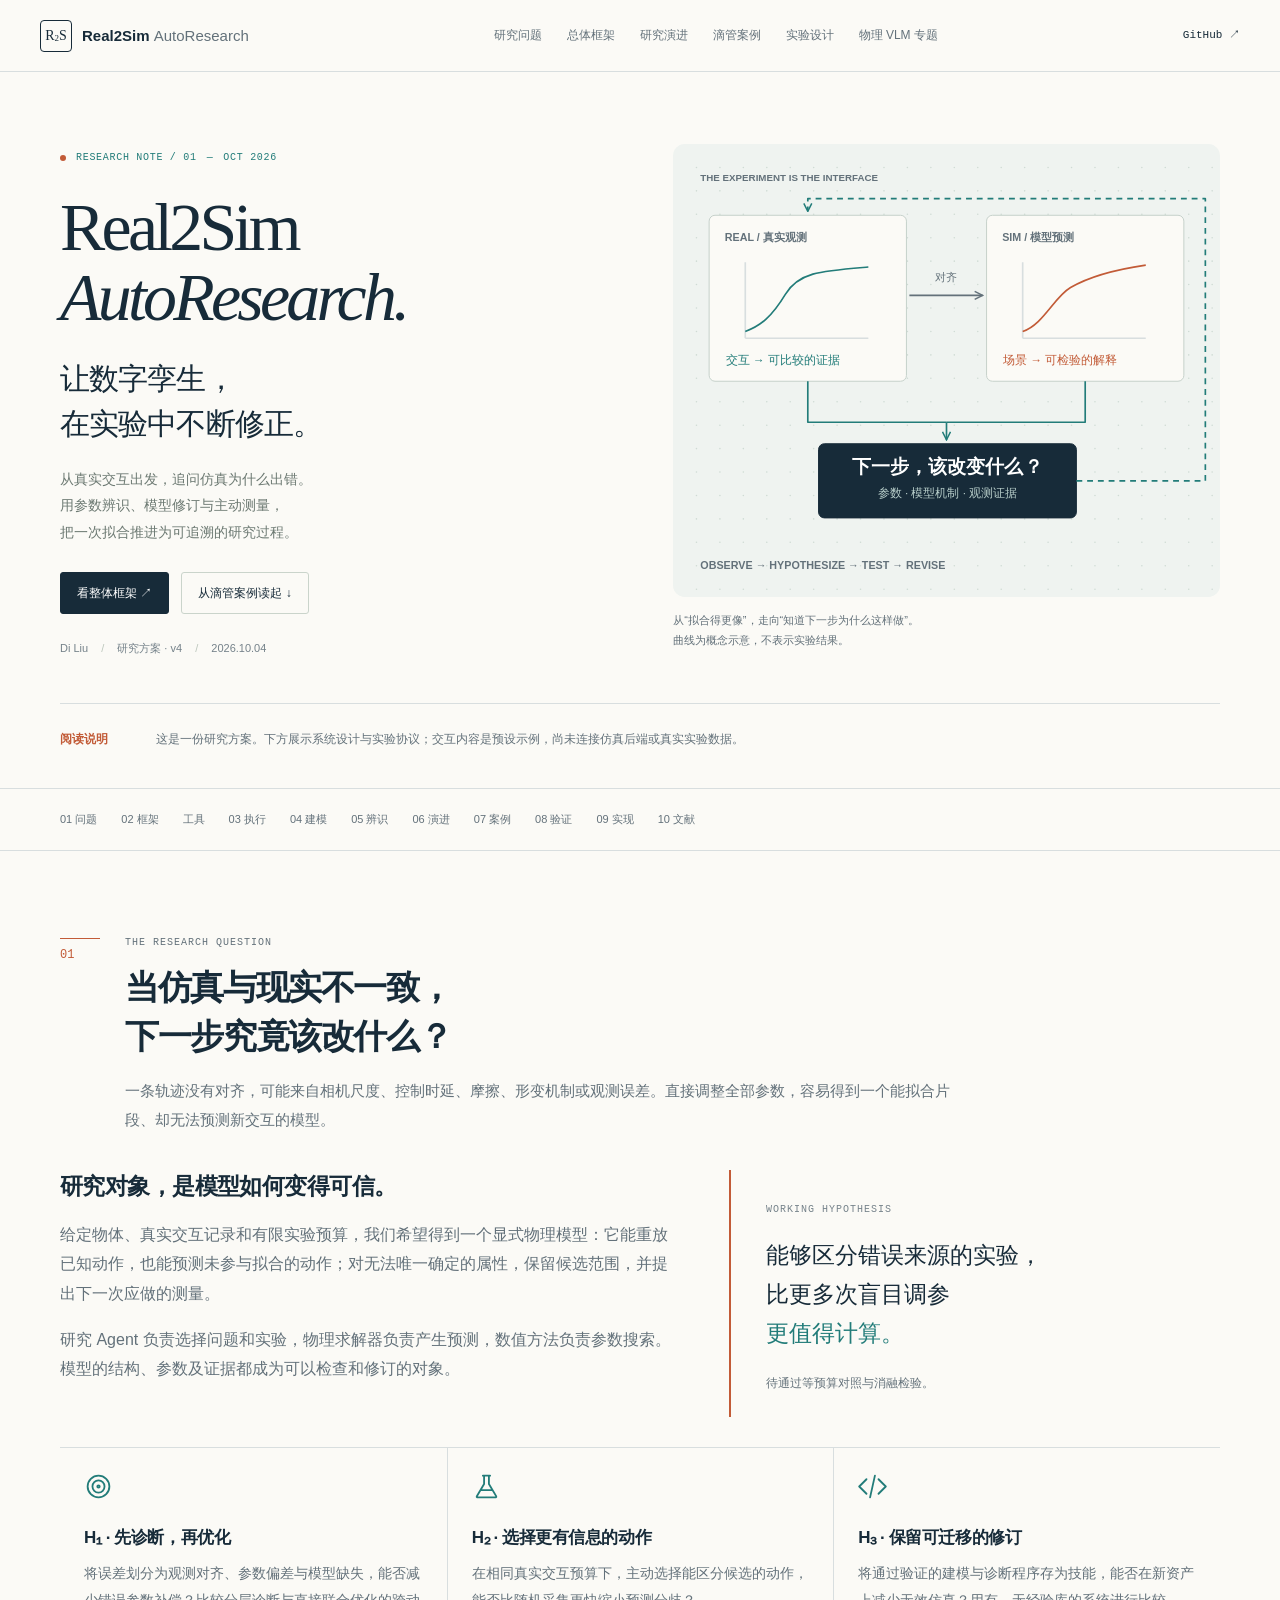
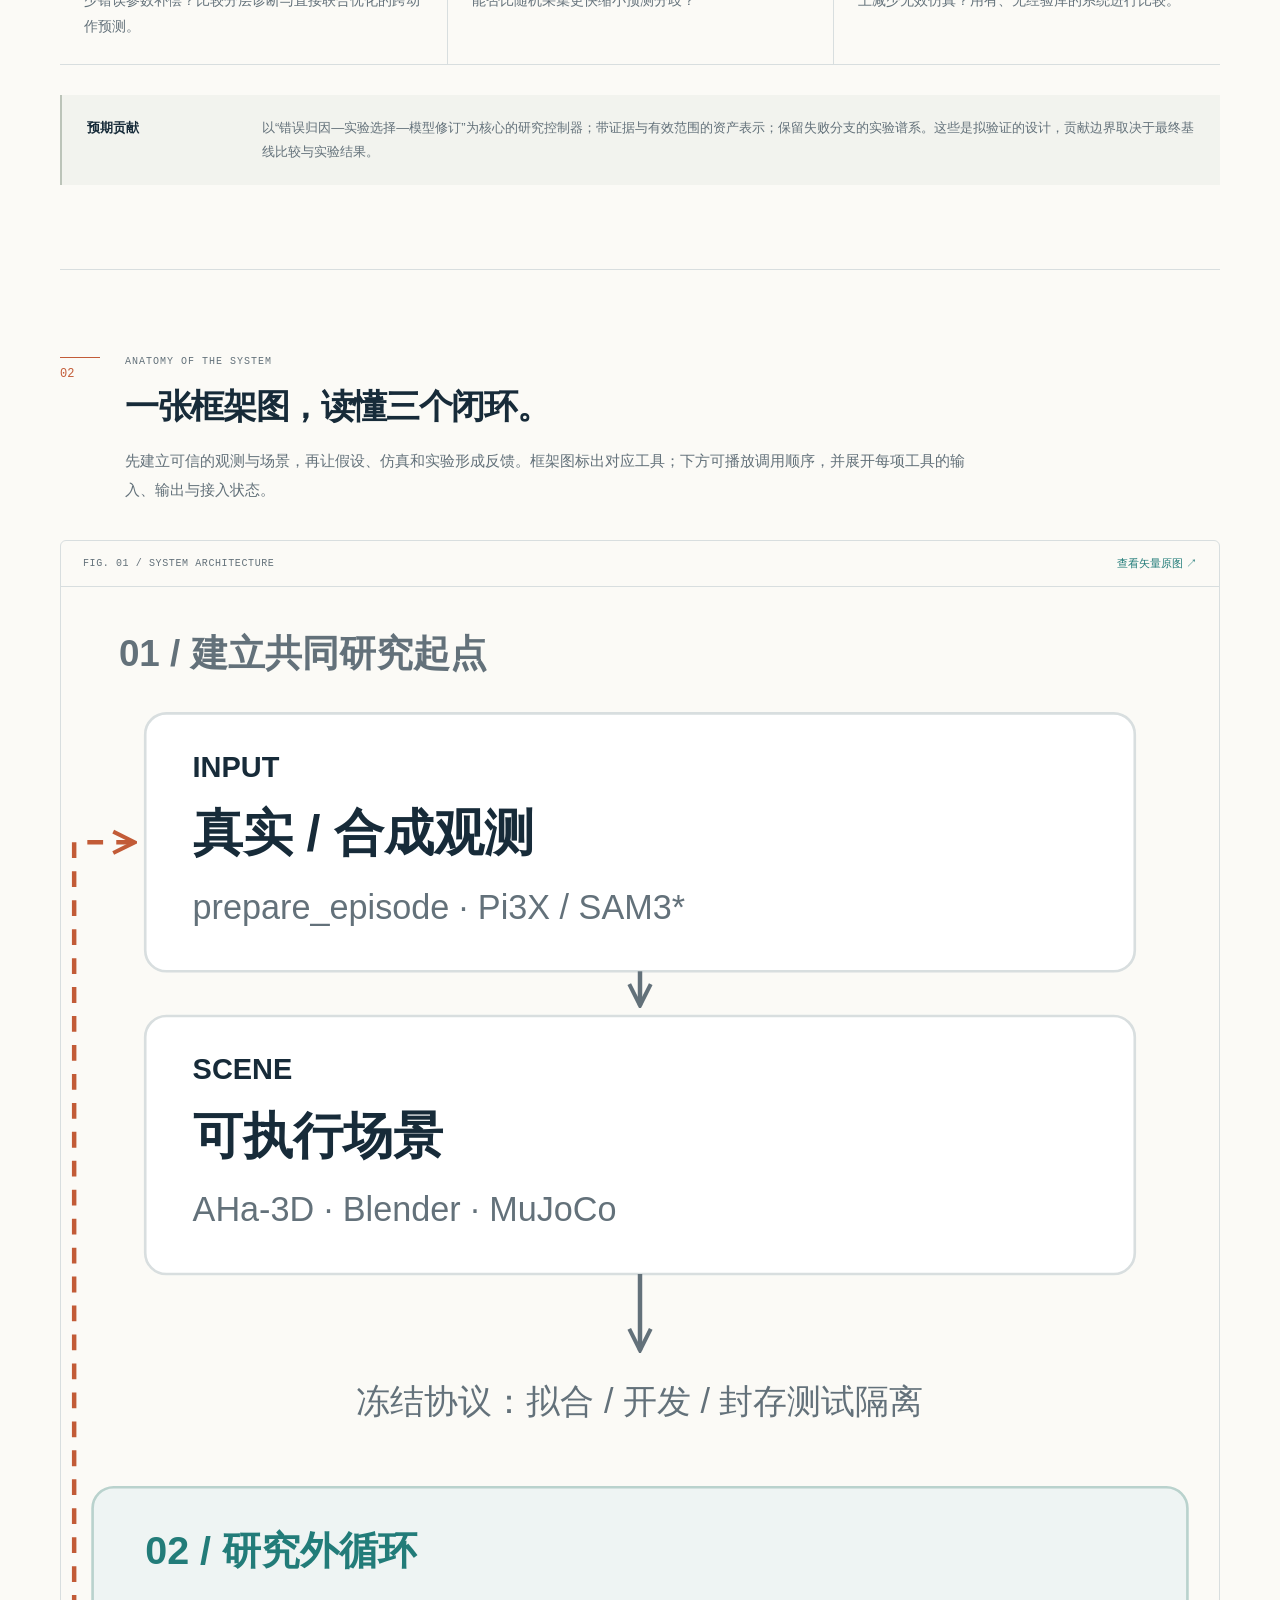
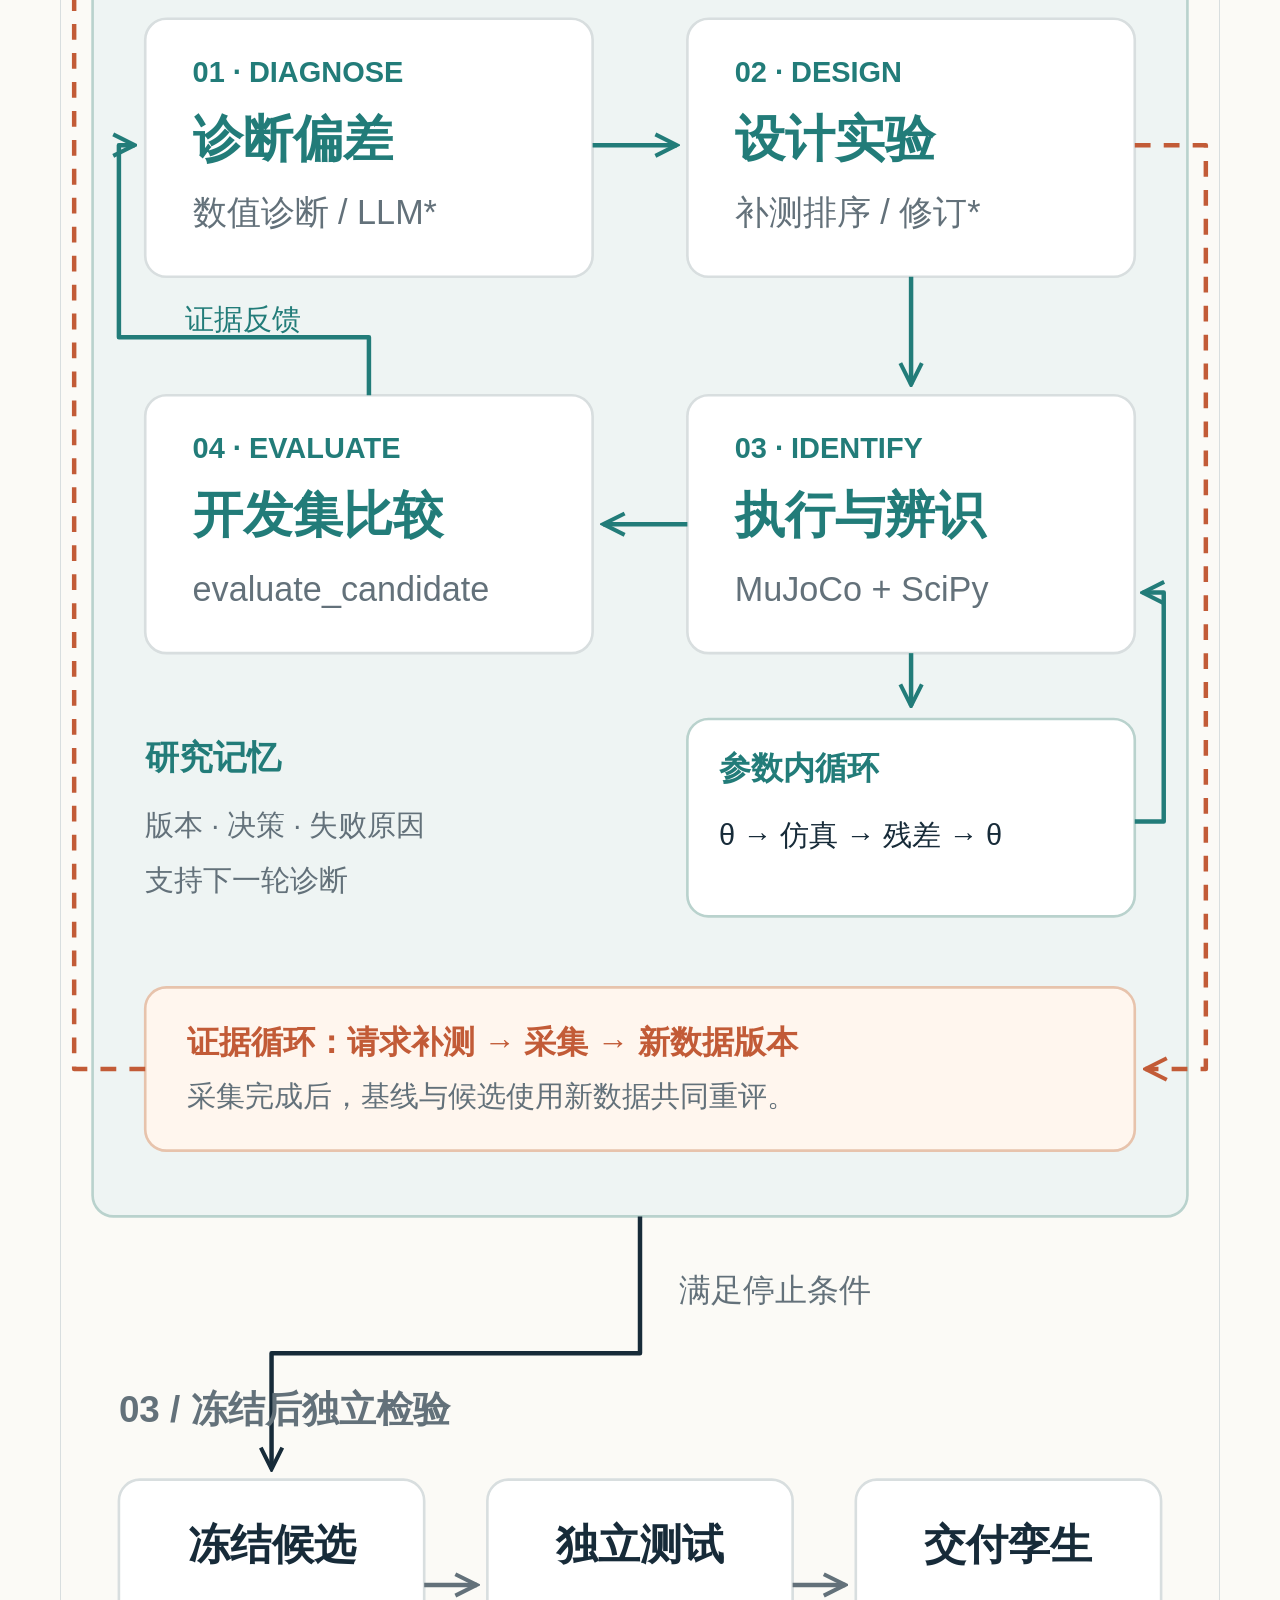
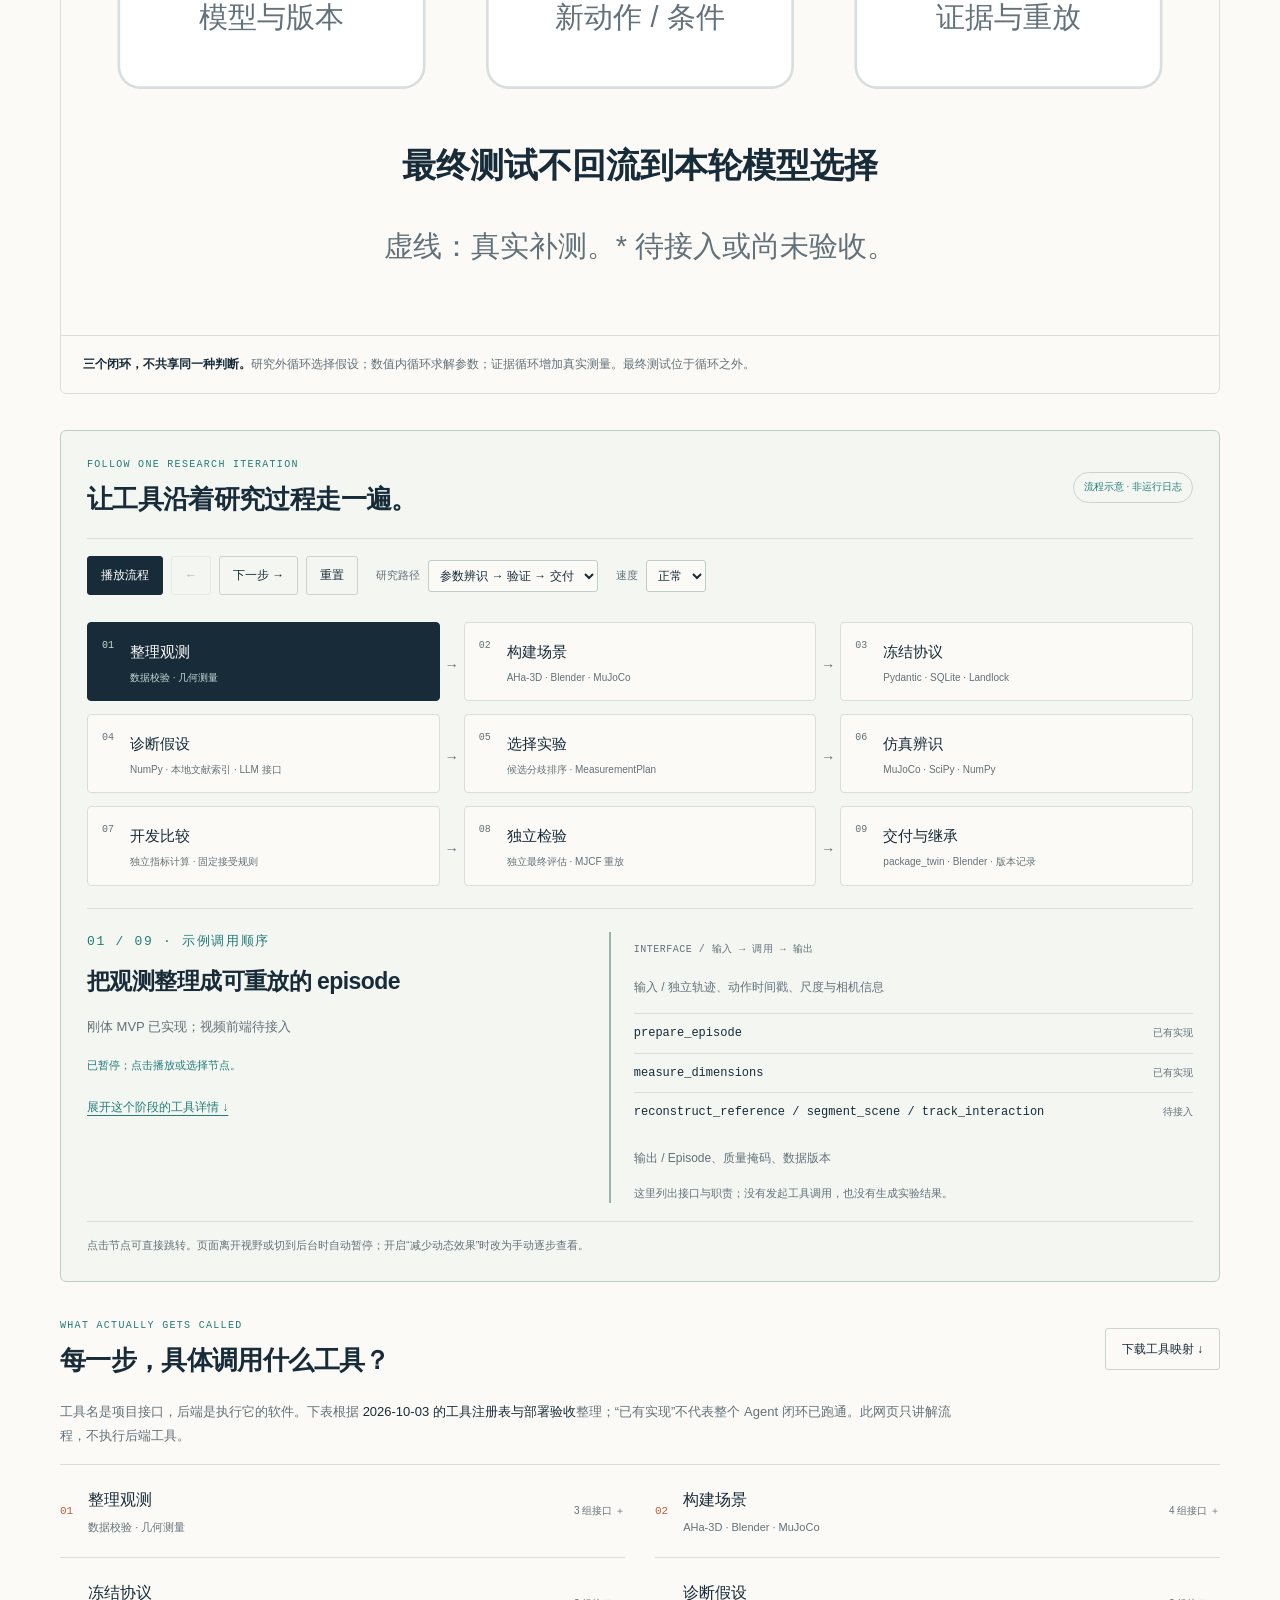
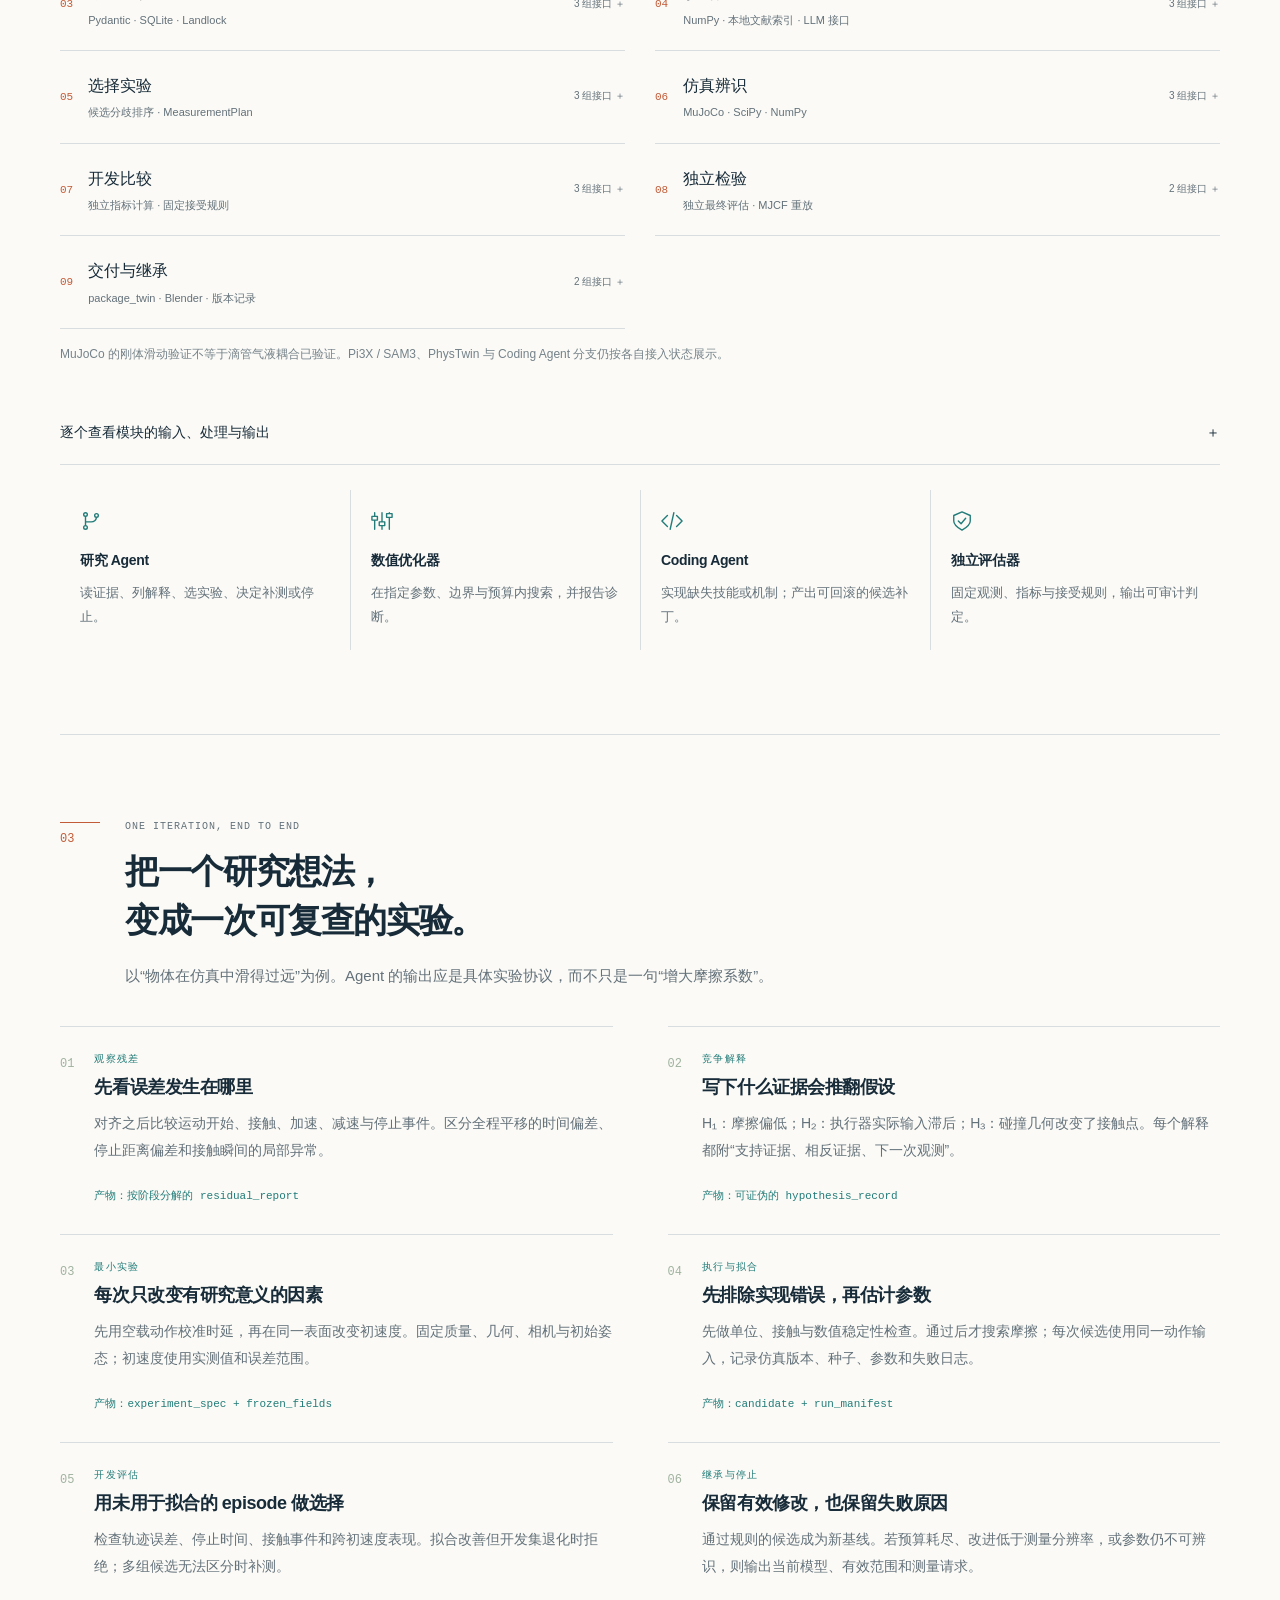
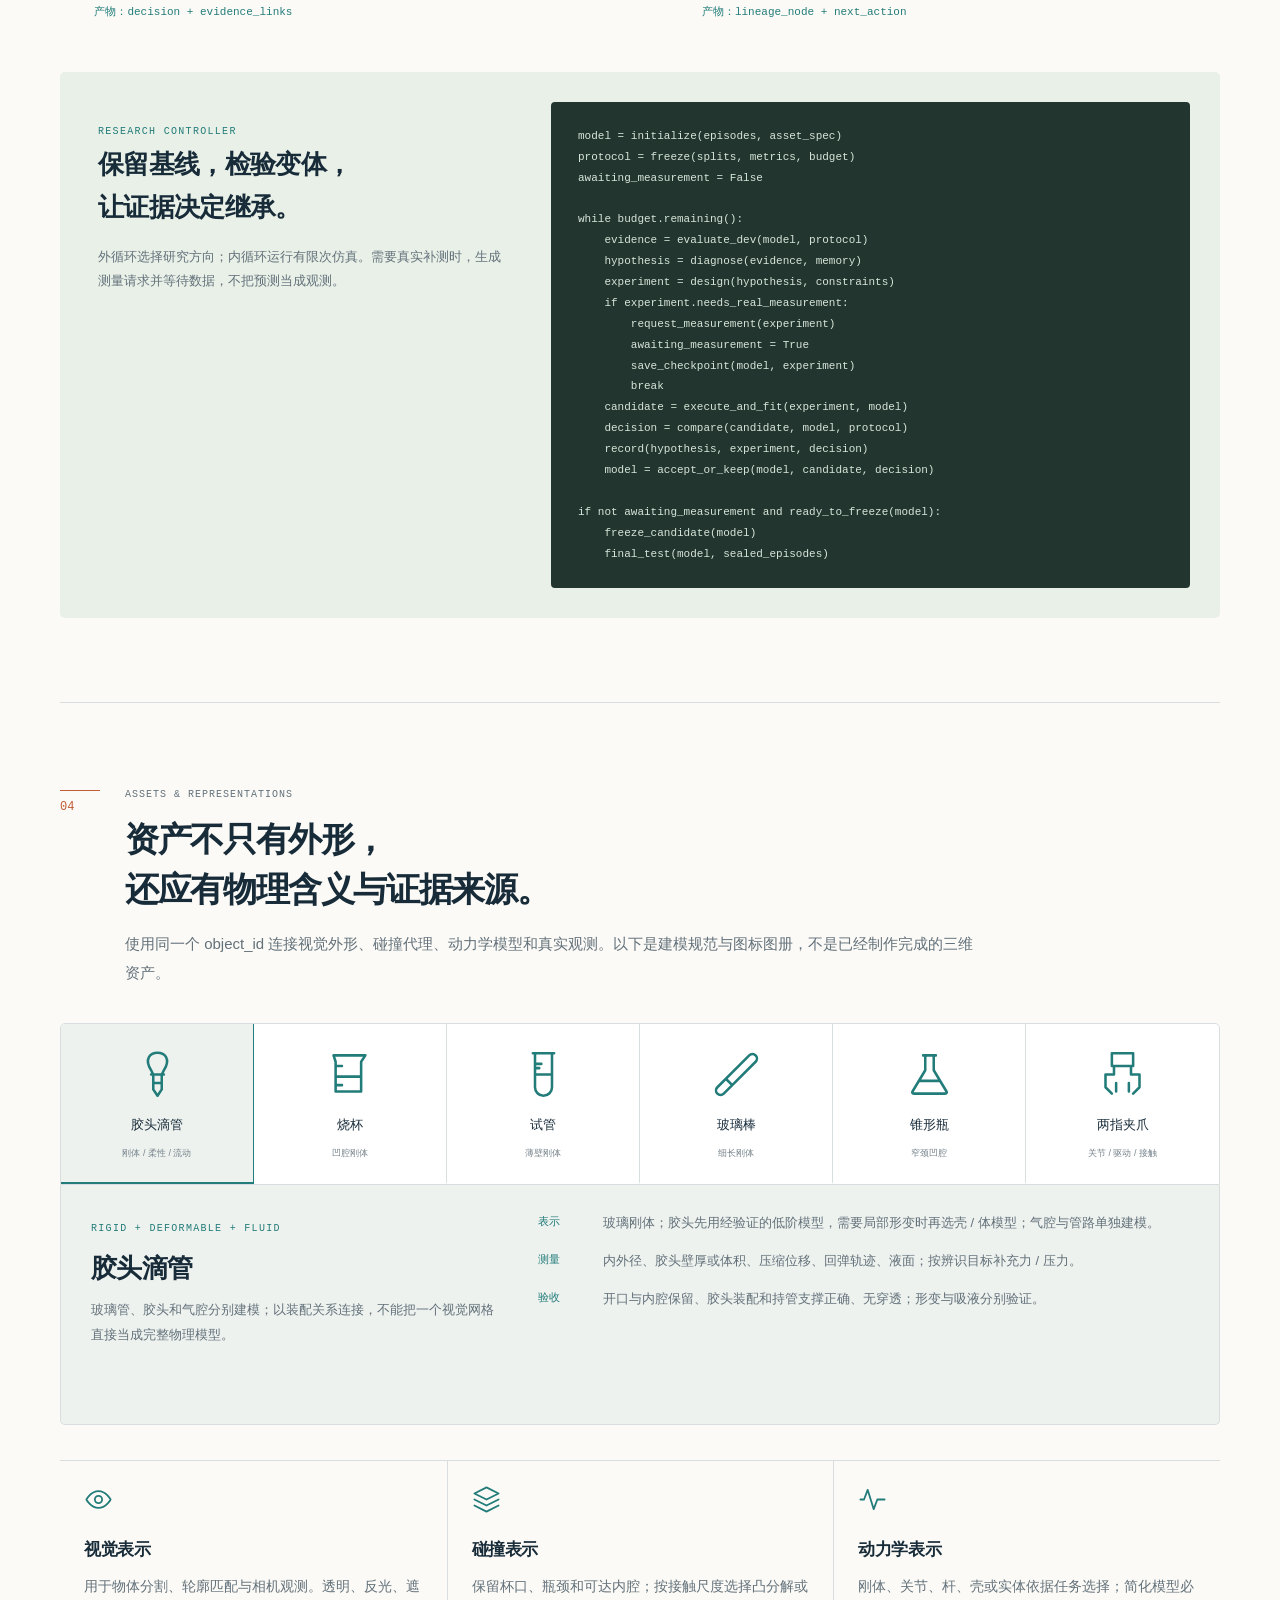
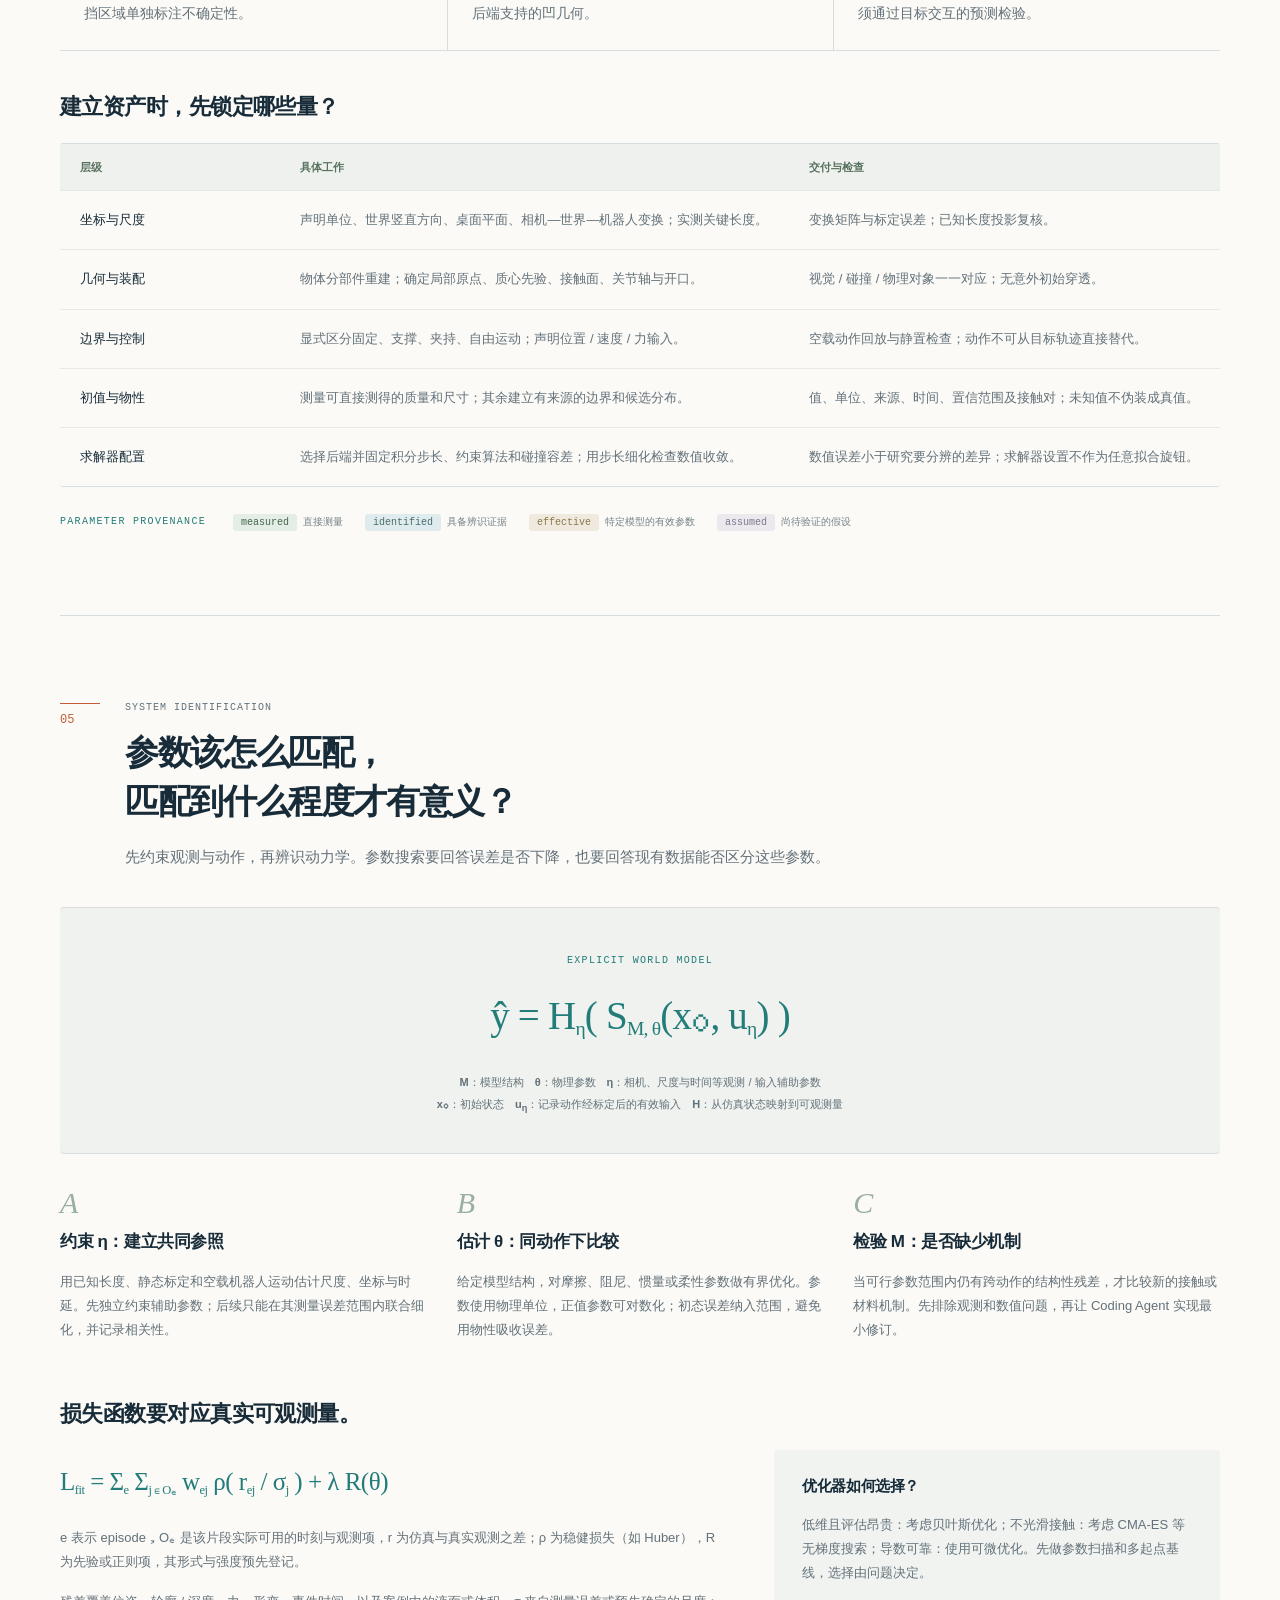
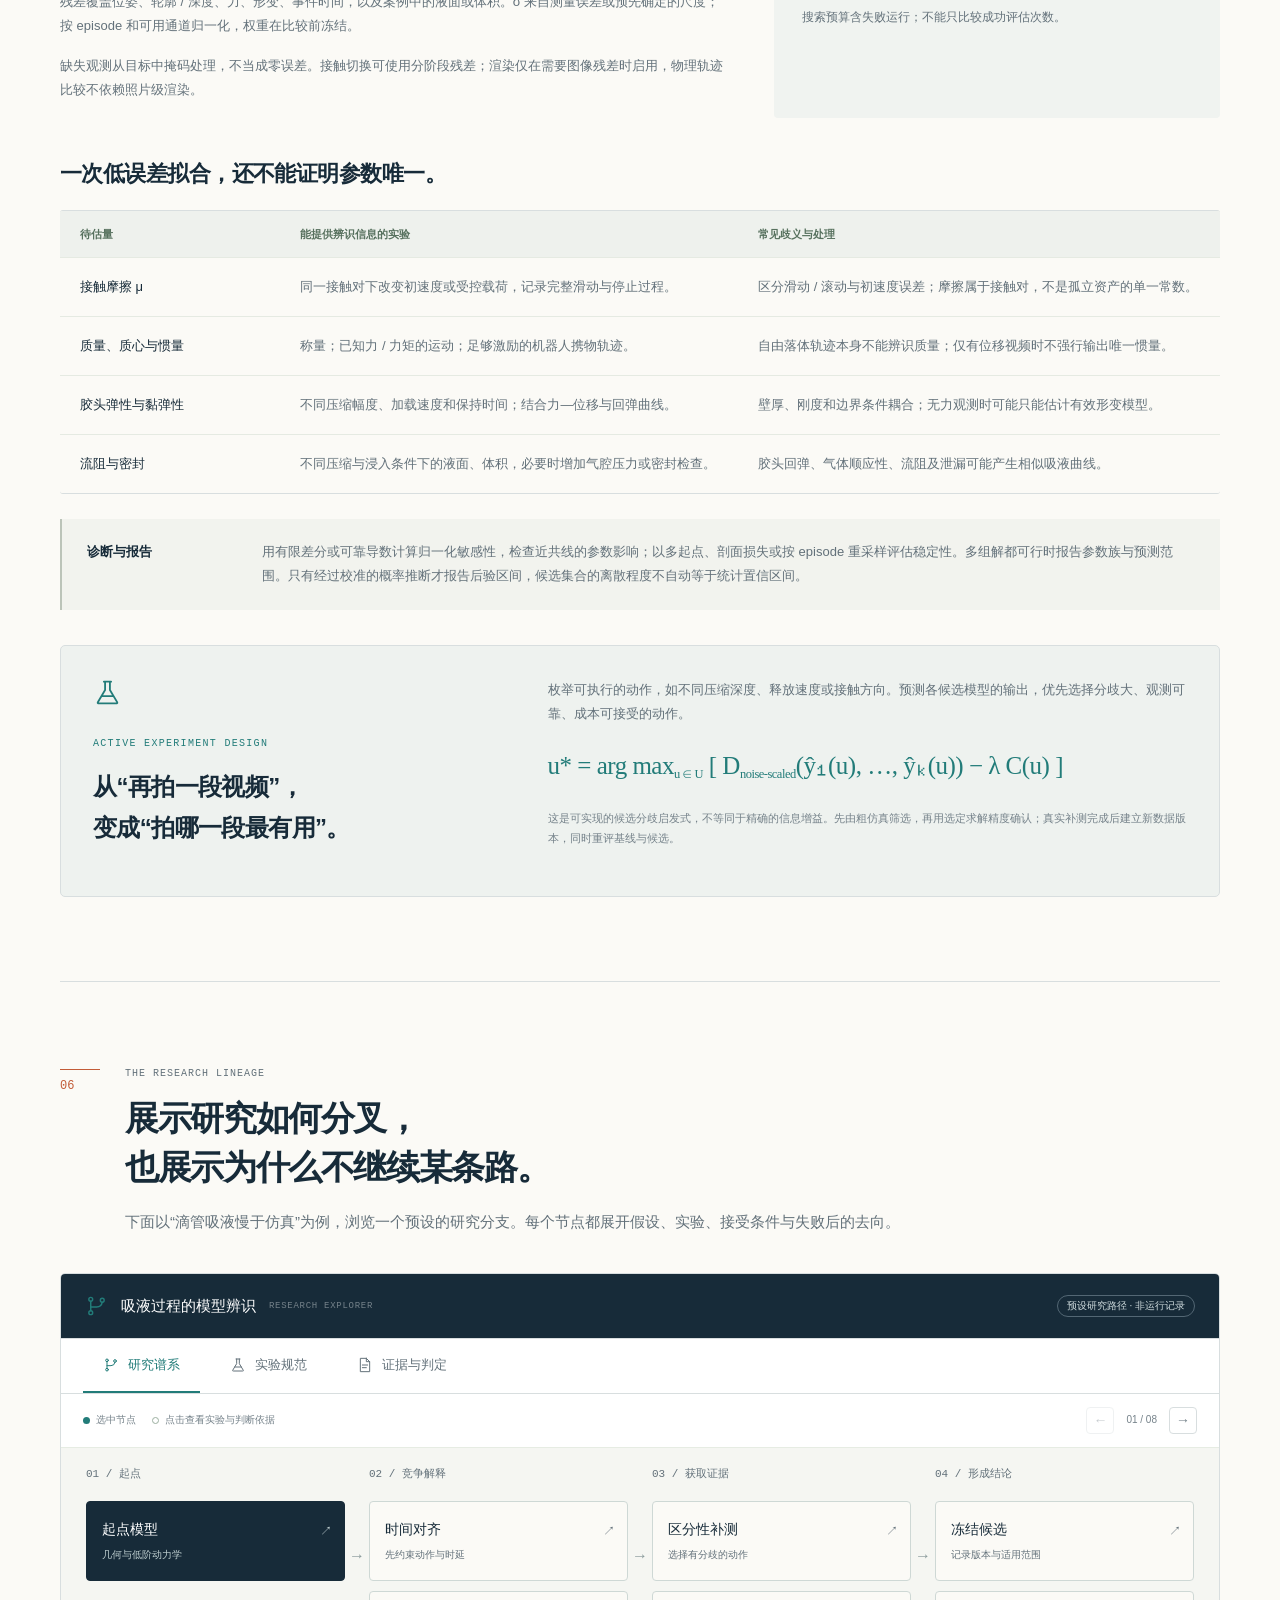
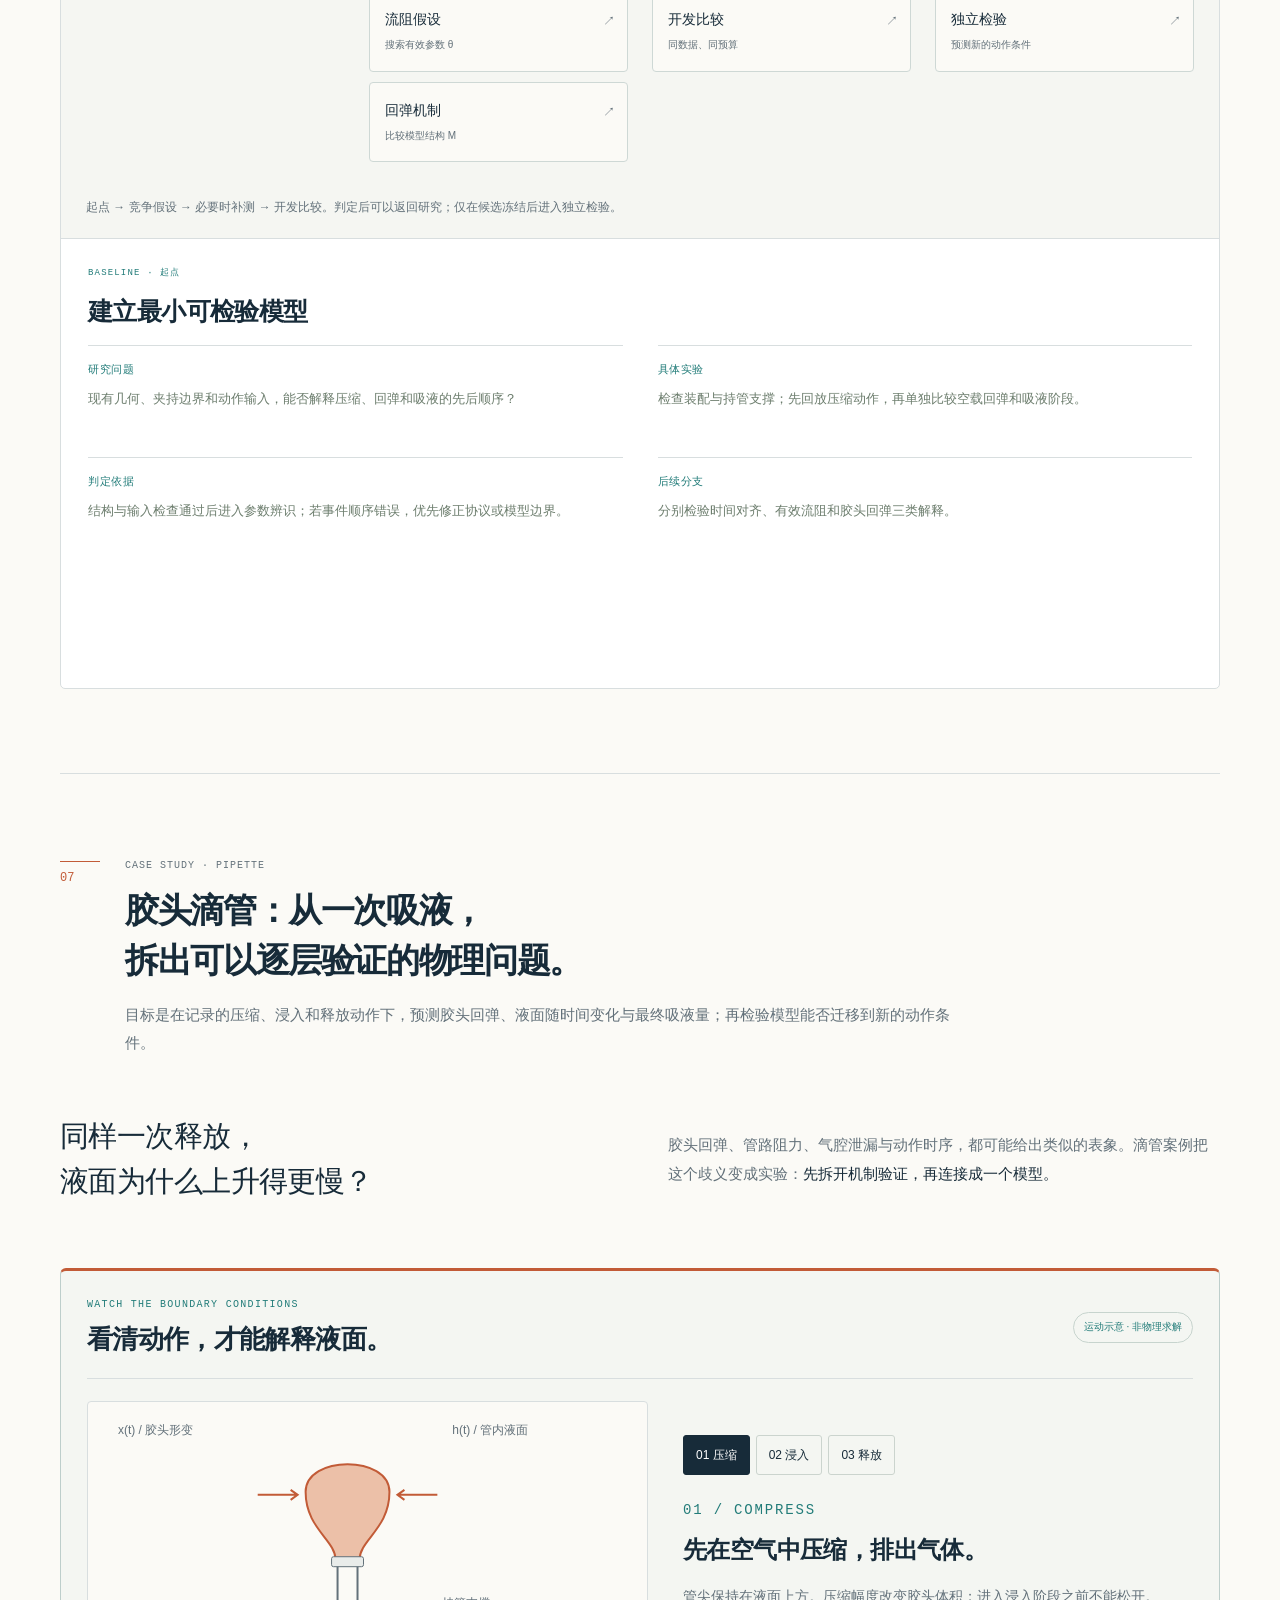
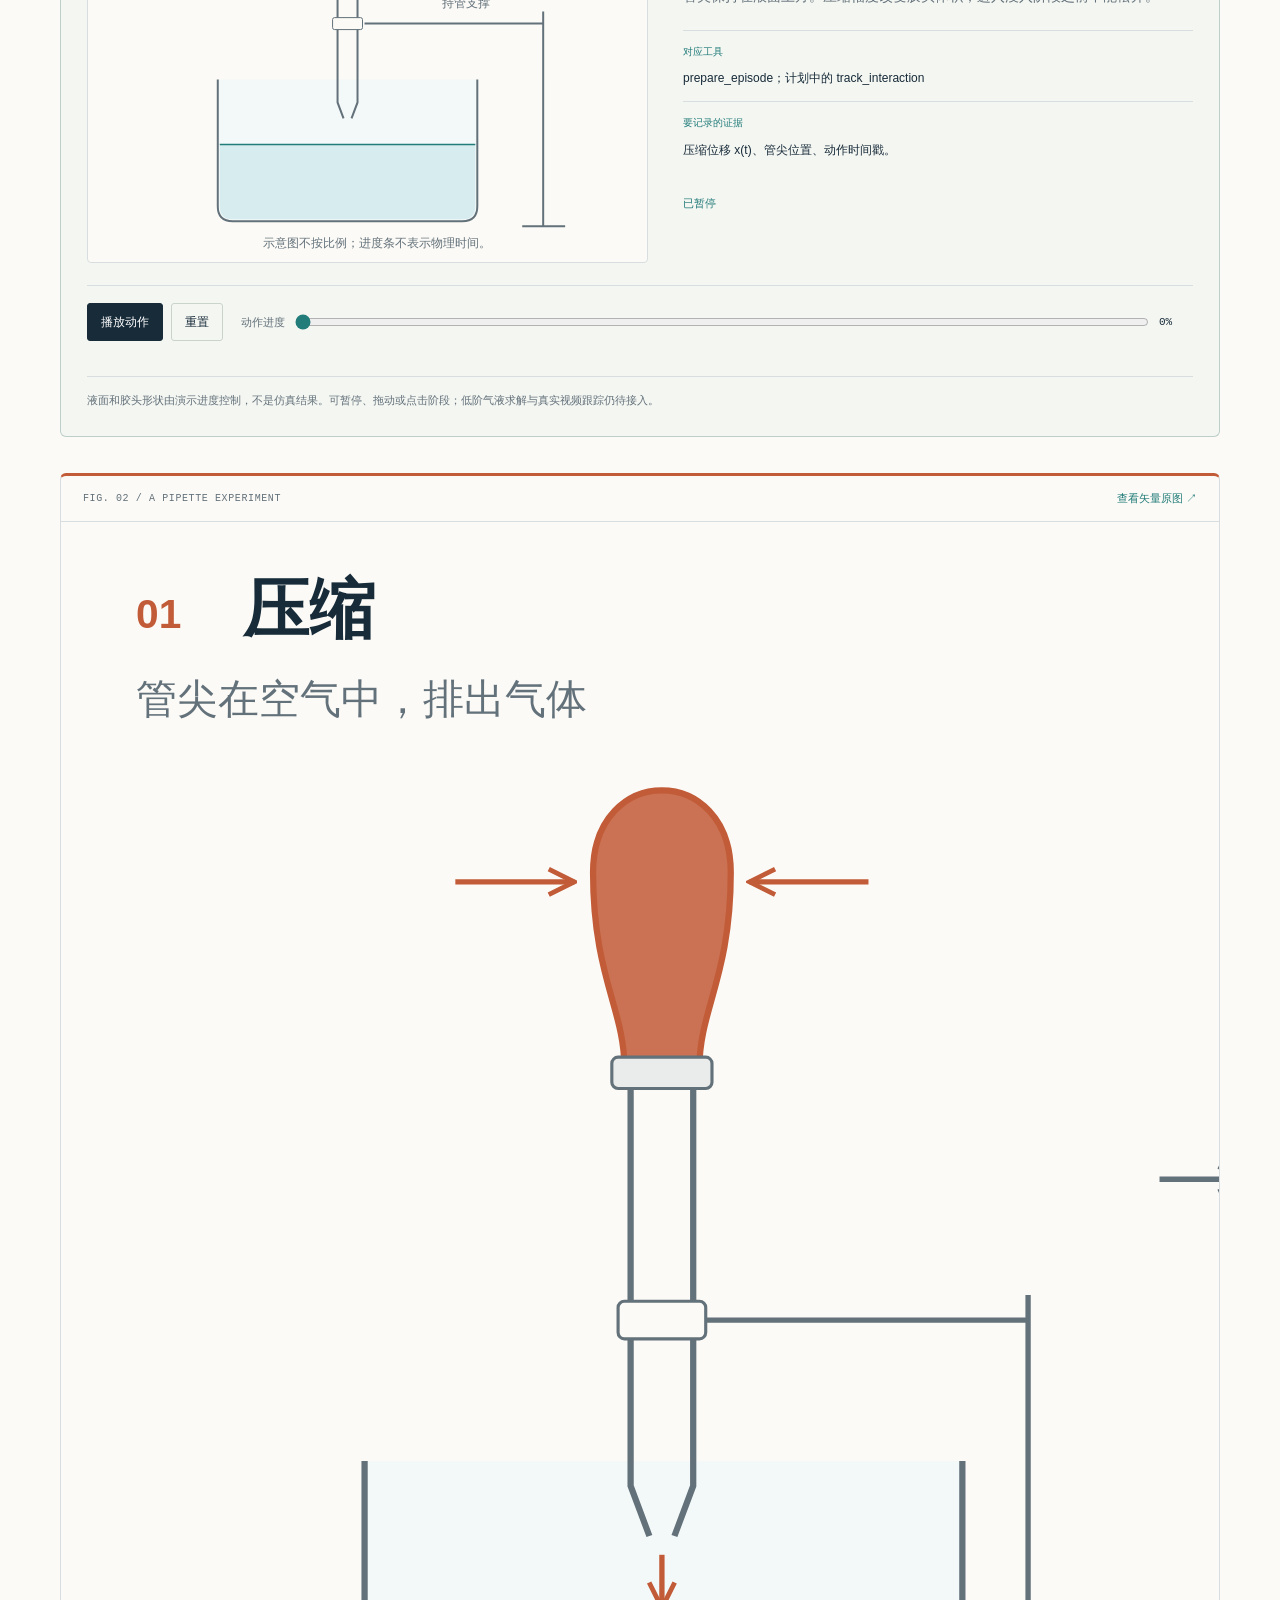
<file: index.html>
<!doctype html><html lang="zh-CN"><head><meta charset="utf-8"><meta name="viewport" content="width=device-width,initial-scale=1"><meta name="description" content="以实验驱动数字孪生的演进：Real2Sim AutoResearch 的研究问题、分层架构、参数辨识、主动测量、模型修订与胶头滴管案例。"><meta name="theme-color" content="#f7f9f7"><title>Real2Sim AutoResearch · 从真实观测到可检验的物理模型</title><link rel="icon" href="data:image/svg+xml,%3Csvg xmlns='http://www.w3.org/2000/svg' viewBox='0 0 32 32'%3E%3Crect width='32' height='32' rx='8' fill='%2321655b'/%3E%3Ctext x='5' y='22' fill='white' font-size='17'%3ER2%3C/text%3E%3C/svg%3E"><link rel="stylesheet" href="styles.css?v=4"><script src="app.js?v=4" defer></script></head><body>
<svg xmlns="http://www.w3.org/2000/svg" class="sprite" aria-hidden="true"><defs><symbol id="i-eye" viewBox="0 0 24 24"><path d="M2 12s3.5-7 10-7 10 7 10 7-3.5 7-10 7S2 12 2 12Z"/><circle cx="12" cy="12" r="3"/></symbol><symbol id="i-cube" viewBox="0 0 24 24"><path d="m12 2 9 5v10l-9 5-9-5V7l9-5Zm0 10L3 7m9 5 9-5m-9 5v10M7.5 4.5l9 5"/></symbol><symbol id="i-branch" viewBox="0 0 24 24"><circle cx="6" cy="5" r="2"/><circle cx="6" cy="19" r="2"/><circle cx="18" cy="6" r="2"/><path d="M6 7v10m0-4h6a6 6 0 0 0 6-5"/></symbol><symbol id="i-flask" viewBox="0 0 24 24"><path d="M9 3h6m-5 0v7L4 20c-.4.7 0 1 1 1h14c1 0 1.4-.3 1-1l-6-10V3M7 15h10"/></symbol><symbol id="i-sliders" viewBox="0 0 24 24"><path d="M4 3v4m0 4v10M12 3v10m0 4v4M20 3v1m0 4v13M1 7h6v4H1V7Zm8 6h6v4H9v-4Zm8-9h6v4h-6V4Z"/></symbol><symbol id="i-check" viewBox="0 0 24 24"><path d="m8 12 3 3 5-6M12 2l9 4v6c0 5-9 10-9 10S3 17 3 12V6l9-4Z"/></symbol><symbol id="i-code" viewBox="0 0 24 24"><path d="m7 6-6 6 6 6m10-12 6 6-6 6M14 3l-4 18"/></symbol><symbol id="i-database" viewBox="0 0 24 24"><ellipse cx="12" cy="5" rx="9" ry="3"/><path d="M3 5v14c0 4 18 4 18 0V5M3 12c0 4 18 4 18 0"/></symbol><symbol id="i-clock" viewBox="0 0 24 24"><circle cx="12" cy="12" r="9"/><path d="M12 7v5l4 2"/></symbol><symbol id="i-ruler" viewBox="0 0 24 24"><path d="m3 16 13-13 5 5L8 21l-5-5Zm6-6 3 3m1-7 3 3M5 14l3 3"/></symbol><symbol id="i-target" viewBox="0 0 24 24"><circle cx="12" cy="12" r="9"/><circle cx="12" cy="12" r="5"/><circle cx="12" cy="12" r="1"/></symbol><symbol id="i-file" viewBox="0 0 24 24"><path d="M14 2H5v20h14V7l-5-5Zm0 0v5h5M8 12h8m-8 4h6"/></symbol><symbol id="i-arrow" viewBox="0 0 24 24"><path d="M3 12h17m-6-6 6 6-6 6"/></symbol><symbol id="i-loop" viewBox="0 0 24 24"><path d="M20 8a8 8 0 0 0-14-3L3 8m0-6v6h6M4 16a8 8 0 0 0 14 3l3-3m0 6v-6h-6"/></symbol><symbol id="i-plus" viewBox="0 0 24 24"><path d="M12 4v16M4 12h16"/></symbol><symbol id="i-down" viewBox="0 0 24 24"><path d="m6 9 6 6 6-6"/></symbol><symbol id="i-search" viewBox="0 0 24 24"><circle cx="10" cy="10" r="6"/><path d="m15 15 6 6"/></symbol><symbol id="i-lock" viewBox="0 0 24 24"><rect x="5" y="10" width="14" height="11" rx="2"/><path d="M8 10V6a4 4 0 0 1 8 0v4m-4 5v2"/></symbol><symbol id="i-grip" viewBox="0 0 24 24"><path d="M7 2h10v6H7zM8 8v4H4v6l3 3m9-13v4h4v6l-3 3M9 16v4m6-4v4"/></symbol><symbol id="i-pipette" viewBox="0 0 24 24"><path d="M9 10C2-1 22-1 15 10l-1 2v7l-2 3-2-3v-7l-1-2Zm0 2h6m-5 4h4"/></symbol><symbol id="i-beaker" viewBox="0 0 24 24"><path d="M4 3h15l-2 3v14H5V6L4 3Zm1 10h12M5 8h3m-3 9h3"/></symbol><symbol id="i-tube" viewBox="0 0 24 24"><path d="M7 2h10M8 2v16a4 4 0 0 0 8 0V2M8 12h8m-8-5h3m-3 2h2"/></symbol><symbol id="i-rod" viewBox="0 0 24 24"><path d="m6 21 15-15a2.1 2.1 0 0 0-3-3L3 18a2.1 2.1 0 0 0 3 3ZM7 14l3 3"/></symbol><symbol id="i-wave" viewBox="0 0 24 24"><path d="M2 12h3l3-8 5 16 3-8h6"/></symbol><symbol id="i-layers" viewBox="0 0 24 24"><path d="m12 2 10 5-10 5L2 7l10-5ZM2 12l10 5 10-5M2 17l10 5 10-5"/></symbol></defs></svg>
<a class="skip" href="#main">跳到正文</a><header class="site-header"><a href="#top" class="brand" aria-label="Real2Sim AutoResearch 首页"><span class="brand-symbol">R<span>2</span>S</span><span>Real2Sim <b>AutoResearch</b></span></a><nav aria-label="主导航"><a href="#question">研究问题</a><a href="#framework">总体框架</a><a href="#gui">研究演进</a><a href="#pipette">滴管案例</a><a href="#validation">实验设计</a><a href="docs/physical-vlm/">物理 VLM 专题</a></nav><a class="repo-link" href="https://github.com/liudi159/real2sim-autoresearch" target="_blank" rel="noopener noreferrer">GitHub ↗</a></header>
<main id="main"><section class="hero wrap" id="top"><div class="hero-copy"><p class="kicker hero-kicker"><span class="status-dot"></span> RESEARCH NOTE / 01 <span>—</span> OCT 2026</p><h1>Real2Sim<br><em>AutoResearch.</em></h1><h2 class="hero-title">让数字孪生，<br>在实验中不断修正。</h2><p class="hero-lede">从真实交互出发，追问仿真为什么出错。<br>用参数辨识、模型修订与主动测量，<br>把一次拟合推进为可追溯的研究过程。</p><div class="hero-links"><a class="btn primary" href="#framework">看整体框架 ↗</a><a class="btn" href="#pipette">从滴管案例读起 ↓</a></div><p class="byline">Di Liu <span>/</span> 研究方案 · v4 <span>/</span> 2026.10.04</p></div><figure class="hero-figure"><img src="assets/research-cover.svg" alt="真实观测与模型预测对照，驱动下一次实验" width="560" height="464"><figcaption>从“拟合得更像”，走向“知道下一步为什么这样做”。<br>曲线为概念示意，不表示实验结果。</figcaption></figure><div class="proposal-note"><span>阅读说明</span><p>这是一份研究方案。下方展示系统设计与实验协议；交互内容是预设示例，尚未连接仿真后端或真实实验数据。</p></div></section>
<div class="reading-nav"><div class="wrap"><span>READ THE RESEARCH</span><a href="#question">01 问题</a><a href="#framework">02 框架</a><a href="#tools">工具</a><a href="#workflow">03 执行</a><a href="#assets">04 建模</a><a href="#identification">05 辨识</a><a href="#gui">06 演进</a><a href="#pipette">07 案例</a><a href="#validation">08 验证</a><a href="#implementation">09 实现</a><a href="#references">10 文献</a></div></div><div class="wrap article">
<section class="chapter" id="question"><div class="section-intro"><span class="section-num">01</span><div><p class="kicker">THE RESEARCH QUESTION</p><h2>当仿真与现实不一致，<br>下一步究竟该改什么？</h2><p class="section-lede">一条轨迹没有对齐，可能来自相机尺度、控制时延、摩擦、形变机制或观测误差。直接调整全部参数，容易得到一个能拟合片段、却无法预测新交互的模型。</p></div></div>
<div class="editorial"><div><h3>研究对象，是模型如何变得可信。</h3><p>给定物体、真实交互记录和有限实验预算，我们希望得到一个显式物理模型：它能重放已知动作，也能预测未参与拟合的动作；对无法唯一确定的属性，保留候选范围，并提出下一次应做的测量。</p><p>研究 Agent 负责选择问题和实验，物理求解器负责产生预测，数值方法负责参数搜索。模型的结构、参数及证据都成为可以检查和修订的对象。</p></div><aside class="statement"><span>WORKING HYPOTHESIS</span><p>能够区分错误来源的实验，<br>比更多次盲目调参<br><em>更值得计算。</em></p><small>待通过等预算对照与消融检验。</small></aside></div>
<div class="question-grid"><article class="text-panel"><svg class="icon" aria-hidden="true"><use href="#i-target"/></svg><h3>H₁ · 先诊断，再优化</h3><p>将误差划分为观测对齐、参数偏差与模型缺失，能否减少错误参数补偿？比较分层诊断与直接联合优化的跨动作预测。</p></article><article class="text-panel"><svg class="icon" aria-hidden="true"><use href="#i-flask"/></svg><h3>H₂ · 选择更有信息的动作</h3><p>在相同真实交互预算下，主动选择能区分候选的动作，能否比随机采集更快缩小预测分歧？</p></article><article class="text-panel"><svg class="icon" aria-hidden="true"><use href="#i-code"/></svg><h3>H₃ · 保留可迁移的修订</h3><p>将通过验证的建模与诊断程序存为技能，能否在新资产上减少无效仿真？用有、无经验库的系统进行比较。</p></article></div><div class="note"><b>预期贡献</b><p>以“错误归因—实验选择—模型修订”为核心的研究控制器；带证据与有效范围的资产表示；保留失败分支的实验谱系。这些是拟验证的设计，贡献边界取决于最终基线比较与实验结果。</p></div></section>

<section class="chapter" id="framework"><div class="section-intro"><span class="section-num">02</span><div><p class="kicker">ANATOMY OF THE SYSTEM</p><h2>一张框架图，读懂三个闭环。</h2><p class="section-lede">先建立可信的观测与场景，再让假设、仿真和实验形成反馈。框架图标出对应工具；下方可播放调用顺序，并展开每项工具的输入、输出与接入状态。</p></div></div>
<figure class="research-figure"><div class="figure-top"><span>FIG. 01 / SYSTEM ARCHITECTURE</span><a href="assets/research-architecture.svg?v=4" target="_blank" rel="noopener">查看矢量原图 ↗</a></div><div class="diagram-scroll" tabindex="0" role="region" aria-label="完整研究框架图"><picture><source media="(max-width: 760px)" srcset="assets/research-architecture-mobile.svg?v=4"><img src="assets/research-architecture.svg?v=4" width="1120" height="800" alt="准备层建立观测、场景与协议；研究外循环包含诊断、实验、辨识与开发比较；参数内循环与真实补测支持研究；冻结后独立测试并交付。"></picture></div><figcaption><b>三个闭环，不共享同一种判断。</b>研究外循环选择假设；数值内循环求解参数；证据循环增加真实测量。最终测试位于循环之外。</figcaption></figure><p class="mobile-diagram-hint">手机端按纵向顺序阅读；矢量原图可放大查看。</p><section class="flow-player" id="tool-flow" aria-label="工具调用流程演示" hidden><div class="player-heading"><div><p class="kicker">FOLLOW ONE RESEARCH ITERATION</p><h3>让工具沿着研究过程走一遍。</h3></div><span class="demo-badge">流程示意 · 非运行日志</span></div><div class="player-toolbar"><button type="button" class="btn primary" id="flow-play">播放流程</button><button type="button" class="btn" id="flow-prev" aria-label="上一个工具阶段">←</button><button type="button" class="btn" id="flow-next" aria-label="下一个工具阶段">下一步 →</button><button type="button" class="btn" id="flow-reset">重置</button><label>研究路径 <select id="flow-route"><option value="calibration">参数辨识 → 验证 → 交付</option><option value="measurement">证据不足 → 请求补测</option><option value="revision">机制缺失 → 候选补丁</option></select></label><label>速度 <select id="flow-speed"><option value="3200">正常</option><option value="1600">2×</option></select></label></div><div class="flow-track"><button type="button" class="flow-step" data-flow-step="0" aria-pressed="true"><span>01</span><strong>整理观测</strong><small>数据校验 · 几何测量</small></button><button type="button" class="flow-step" data-flow-step="1" aria-pressed="false"><span>02</span><strong>构建场景</strong><small>AHa-3D · Blender · MuJoCo</small></button><button type="button" class="flow-step" data-flow-step="2" aria-pressed="false"><span>03</span><strong>冻结协议</strong><small>Pydantic · SQLite · Landlock</small></button><button type="button" class="flow-step" data-flow-step="3" aria-pressed="false"><span>04</span><strong>诊断假设</strong><small>NumPy · 本地文献索引 · LLM 接口</small></button><button type="button" class="flow-step" data-flow-step="4" aria-pressed="false"><span>05</span><strong>选择实验</strong><small>候选分歧排序 · MeasurementPlan</small></button><button type="button" class="flow-step" data-flow-step="5" aria-pressed="false"><span>06</span><strong>仿真辨识</strong><small>MuJoCo · SciPy · NumPy</small></button><button type="button" class="flow-step" data-flow-step="6" aria-pressed="false"><span>07</span><strong>开发比较</strong><small>独立指标计算 · 固定接受规则</small></button><button type="button" class="flow-step" data-flow-step="7" aria-pressed="false"><span>08</span><strong>独立检验</strong><small>独立最终评估 · MJCF 重放</small></button><button type="button" class="flow-step" data-flow-step="8" aria-pressed="false"><span>09</span><strong>交付与继承</strong><small>package_twin · Blender · 版本记录</small></button></div><div class="flow-readout"><div><p class="kicker" id="flow-counter">01 / 09</p><h4 id="flow-title"></h4><p id="flow-description"></p><p class="flow-state" id="flow-status" aria-live="polite"></p><a id="flow-detail-link" href="#tools-evidence">展开这个阶段的工具详情 ↓</a></div><div class="tool-call"><span class="call-label">INTERFACE / 输入 → 调用 → 输出</span><p id="flow-input"></p><div id="flow-tools"></div><p id="flow-output"></p><small id="flow-limit"></small></div></div><p class="motion-note">点击节点可直接跳转。页面离开视野或切到后台时自动暂停；开启“减少动态效果”时改为手动逐步查看。</p></section><section class="tool-atlas" id="tools"><div class="tool-intro"><div><p class="kicker">WHAT ACTUALLY GETS CALLED</p><h3>每一步，具体调用什么工具？</h3></div><a class="btn" href="docs/tool-map.json" download>下载工具映射 ↓</a></div><p class="tool-scope">工具名是项目接口，后端是执行它的软件。下表根据 <b>2026-10-03 的工具注册表与部署验收</b>整理；“已有实现”不代表整个 Agent 闭环已跑通。此网页只讲解流程，不执行后端工具。</p><div class="tool-catalog"><details class="tool-group" id="tools-evidence"><summary><span class="tool-index">01</span><span><strong>整理观测</strong><small>数据校验 · 几何测量</small></span><span class="tool-count">3 组接口 ＋</span></summary><div class="tool-group-content"><p class="tool-status">刚体 MVP 已实现；视频前端待接入</p><dl class="tool-io"><div><dt>输入</dt><dd>独立轨迹、动作时间戳、尺度与相机信息</dd></div><div><dt>输出</dt><dd>Episode、质量掩码、数据版本</dd></div></dl><ul><li><div><code>prepare_episode</code><span class="capability-tag">已有实现</span></div><p>校验独立 episode、任务引用与数据哈希。</p></li><li><div><code>measure_dimensions</code><span class="capability-tag">已有实现</span></div><p>由有来源的三维点与显式坐标变换测量尺寸。</p></li><li><div><code>reconstruct_reference / segment_scene / track_interaction</code><span class="capability-tag">待接入</span></div><p>计划连接 AHa-3D 的 Pi3X / SAM3 相关前端；真实视频端到端链路尚未验收。</p></li></ul></div></details><details class="tool-group" id="tools-scene"><summary><span class="tool-index">02</span><span><strong>构建场景</strong><small>AHa-3D · Blender · MuJoCo</small></span><span class="tool-count">4 组接口 ＋</span></summary><div class="tool-group-content"><p class="tool-status">资产检索与合成场景已验证；通用场景检查未通过</p><dl class="tool-io"><div><dt>输入</dt><dd>资产查询、几何尺寸、装配与支撑约束</dd></div><div><dt>输出</dt><dd>可编辑 .blend、SceneBundle、MJCF</dd></div></dl><ul><li><div><code>retrieve_assets</code><span class="capability-tag">已验证</span></div><p>查询真实 AHa-3D 资产索引。</p></li><li><div><code>build_editable_scene</code><span class="capability-tag">合成验证</span></div><p>用 Blender 创建并重新打开合成盒子场景。</p></li><li><div><code>compile_simulation</code><span class="capability-tag">刚体 MVP</span></div><p>把 SI 单位的盒子场景编译为 MuJoCo MJCF。</p></li><li><div><code>verify_xray / validate_scene_physics</code><span class="capability-tag">未完成</span></div><p>源视角复核尚未验证；已尝试的放置检查仍有 not_settled 问题。</p></li></ul></div></details><details class="tool-group" id="tools-protocol"><summary><span class="tool-index">03</span><span><strong>冻结协议</strong><small>Pydantic · SQLite · Landlock</small></span><span class="tool-count">3 组接口 ＋</span></summary><div class="tool-group-content"><p class="tool-status">刚体 MVP 已验证</p><dl class="tool-io"><div><dt>输入</dt><dd>TaskSpec、参数范围、数据划分、预算与指标</dd></div><div><dt>输出</dt><dd>冻结协议、预算记录、隔离的封存数据</dd></div></dl><ul><li><div><code>TaskSpec / Episode / ParameterSpec</code><span class="capability-tag">数据契约</span></div><p>Pydantic 校验任务、观测、单位与参数边界。</p></li><li><div><code>Store</code><span class="capability-tag">已有实现</span></div><p>SQLite 记录仿真请求、预算、缓存和暂停 / 恢复状态。</p></li><li><div><code>restrict</code><span class="capability-tag">Linux 隔离</span></div><p>Landlock 限制研究进程访问封存数据；独立最终评估另行执行。</p></li></ul></div></details><details class="tool-group" id="tools-diagnose"><summary><span class="tool-index">04</span><span><strong>诊断假设</strong><small>NumPy · 本地文献索引 · LLM 接口</small></span><span class="tool-count">3 组接口 ＋</span></summary><div class="tool-group-content"><p class="tool-status">数值诊断已有实现；真实 LLM 外循环待验证</p><dl class="tool-io"><div><dt>输入</dt><dd>逐阶段残差、参数候选、场景与历史记录</dd></div><div><dt>输出</dt><dd>敏感性报告、竞争假设、缺测清单</dd></div></dl><ul><li><div><code>analyze_sensitivity / diagnose_identifiability</code><span class="capability-tag">刚体 MVP</span></div><p>有限差分、SVD 和剖面损失帮助发现耦合与不可辨识量。</p></li><li><div><code>retrieve_literature</code><span class="capability-tag">已有实现</span></div><p>只检索本地已核验文献登记表，不等同于实时全网检索。</p></li><li><div><code>LLM research controller</code><span class="capability-tag">待验证</span></div><p>解释证据、登记假设并选择下一步；尚无真实模型调用验收。</p></li></ul></div></details><details class="tool-group" id="tools-design"><summary><span class="tool-index">05</span><span><strong>选择实验</strong><small>候选分歧排序 · MeasurementPlan</small></span><span class="tool-count">3 组接口 ＋</span></summary><div class="tool-group-content"><p class="tool-status">刚体补测建议已实现；真实采集与机制修订待接入</p><dl class="tool-io"><div><dt>输入</dt><dd>竞争解释、动作约束、观测噪声与采集成本</dd></div><div><dt>输出</dt><dd>实验规范，或真实测量请求</dd></div></dl><ul><li><div><code>rank_probe_actions / propose_measurement</code><span class="capability-tag">刚体 MVP</span></div><p>比较候选在不同滑动初速度下的预测分歧，输出测量计划。</p></li><li><div><code>revise_model</code><span class="capability-tag">待接入</span></div><p>Coding Agent 的候选补丁分支；须经过单位、稳定性与回归检查。</p></li><li><div><code>真实测量接口</code><span class="capability-tag">待接入</span></div><p>相机 / 力 / 压力采集需外部执行；请求本身不产生真实证据。</p></li></ul></div></details><details class="tool-group" id="tools-fit"><summary><span class="tool-index">06</span><span><strong>仿真辨识</strong><small>MuJoCo · SciPy · NumPy</small></span><span class="tool-count">3 组接口 ＋</span></summary><div class="tool-group-content"><p class="tool-status">仅刚体滑动完成合成验证</p><dl class="tool-io"><div><dt>输入</dt><dd>固定模型、拟合 episode、参数边界与仿真预算</dd></div><div><dt>输出</dt><dd>候选参数、轨迹、拟合记录与辨识诊断</dd></div></dl><ul><li><div><code>replay_episode / MuJoCoAdapter.rollout</code><span class="capability-tag">合成验证</span></div><p>在同一动作和初态下生成刚体轨迹，记录失败和成本。</p></li><li><div><code>calibrate_parameters</code><span class="capability-tag">合成验证</span></div><p>SciPy differential_evolution 或 least_squares 进行有界搜索。</p></li><li><div><code>calibrate_deformable</code><span class="capability-tag">待接入</span></div><p>PhysTwin 是柔性建模的候选研究入口；尚未接入本项目。滴管气液模型还需单独实现。</p></li></ul></div></details><details class="tool-group" id="tools-review"><summary><span class="tool-index">07</span><span><strong>开发比较</strong><small>独立指标计算 · 固定接受规则</small></span><span class="tool-count">3 组接口 ＋</span></summary><div class="tool-group-content"><p class="tool-status">刚体 MVP 已实现</p><dl class="tool-io"><div><dt>输入</dt><dd>基线、候选、开发 episode 与冻结评价器</dd></div><div><dt>输出</dt><dd>接受 / 拒绝 / 证据不足及对应证据</dd></div></dl><ul><li><div><code>evaluate_candidate</code><span class="capability-tag">已有实现</span></div><p>只在 development split 上计算逐 episode 与汇总指标。</p></li><li><div><code>metrics / aggregate</code><span class="capability-tag">已有实现</span></div><p>比较轨迹、停止位置和停止时序；候选不能自行修改接受阈值。</p></li><li><div><code>RunManifest / 研究谱系</code><span class="capability-tag">记录接口</span></div><p>关联数据版本、参数、运行成本、父版本与判定；完整 Agent 谱系仍待外循环验证。</p></li></ul></div></details><details class="tool-group" id="tools-final"><summary><span class="tool-index">08</span><span><strong>独立检验</strong><small>独立最终评估 · MJCF 重放</small></span><span class="tool-count">2 组接口 ＋</span></summary><div class="tool-group-content"><p class="tool-status">刚体合成测试已验证</p><dl class="tool-io"><div><dt>输入</dt><dd>冻结的模型、参数、代码与封存 episode</dd></div><div><dt>输出</dt><dd>独立测试报告、失败条件与适用范围</dd></div></dl><ul><li><div><code>独立最终评估器</code><span class="capability-tag">合成验证</span></div><p>在封存轨迹上执行最终预测；结果不反馈给本轮模型选择。</p></li><li><div><code>scripts/replay_export.py</code><span class="capability-tag">合成验证</span></div><p>独立加载保存的 MJCF，核对导出模型重放一致性。</p></li></ul></div></details><details class="tool-group" id="tools-package"><summary><span class="tool-index">09</span><span><strong>交付与继承</strong><small>package_twin · Blender · 版本记录</small></span><span class="tool-count">2 组接口 ＋</span></summary><div class="tool-group-content"><p class="tool-status">刚体 MVP 已实现；通用技能继承待扩展</p><dl class="tool-io"><div><dt>输入</dt><dd>场景、参数来源、重放动作、环境与评估报告</dd></div><div><dt>输出</dt><dd>TwinPackage、MJCF、.blend、证据与适用范围</dd></div></dl><ul><li><div><code>package_twin</code><span class="capability-tag">已有实现</span></div><p>打包可重放场景、参数与报告，保留 assumed / effective 等来源标记。</p></li><li><div><code>SkillPackage</code><span class="capability-tag">拟议接口</span></div><p>通过回归的建模程序连同前置条件与失败模式一起继承；并非无条件迁移物性。</p></li></ul></div></details></div><p class="caption">MuJoCo 的刚体滑动验证不等于滴管气液耦合已验证。Pi3X / SAM3、PhysTwin 与 Coding Agent 分支仍按各自接入状态展示。</p></section><details class="module-details"><summary>逐个查看模块的输入、处理与输出 <span>＋</span></summary><div class="module-picker" aria-label="选择架构模块"><button data-module="evidence" aria-pressed="true">01 观测</button><button data-module="scene" aria-pressed="false">02 场景</button><button data-module="contract" aria-pressed="false">03 协议</button><button data-module="diagnose" aria-pressed="false">04 诊断</button><button data-module="design" aria-pressed="false">05 实验</button><button data-module="identify" aria-pressed="false">06 辨识</button><button data-module="review" aria-pressed="false">07 评估</button><button data-module="memory" aria-pressed="false">08 继承</button></div><div class="module-inspector" id="module-inspector" aria-live="polite"><div class="inspector-heading"><p class="kicker" id="module-kicker">MODULE 01 · EVIDENCE</p><h3 id="module-title">整理真实证据</h3><p id="module-description">把真实交互转成可比较的 episode，并显式记录缺失和不可靠观测。</p></div><div class="inspector-columns"><div><h4>输入</h4><p id="module-input">带时间戳的视频、可选深度与动作日志；相机参数、实测尺寸及可选力信号。</p></div><div><h4>具体怎么做</h4><ol id="module-steps"><li>按对象身份跟踪位姿、轮廓和关键事件。</li><li>用已知尺寸确定尺度，标记遮挡与估计误差。</li><li>保留原始数据，建立可重放的动作和观测版本。</li></ol></div><div><h4>输出与失败处理</h4><p id="module-output">输出 episode、质量标记与测量来源。动作或尺度缺失时进入补测分支，不推断唯一材料参数。</p></div></div></div>
</details><div class="roles-strip"><article class="text-panel"><svg class="icon" aria-hidden="true"><use href="#i-branch"/></svg><h3>研究 Agent</h3><p>读证据、列解释、选实验、决定补测或停止。</p></article><article class="text-panel"><svg class="icon" aria-hidden="true"><use href="#i-sliders"/></svg><h3>数值优化器</h3><p>在指定参数、边界与预算内搜索，并报告诊断。</p></article><article class="text-panel"><svg class="icon" aria-hidden="true"><use href="#i-code"/></svg><h3>Coding Agent</h3><p>实现缺失技能或机制；产出可回滚的候选补丁。</p></article><article class="text-panel"><svg class="icon" aria-hidden="true"><use href="#i-check"/></svg><h3>独立评估器</h3><p>固定观测、指标与接受规则，输出可审计判定。</p></article></div></section>

<section class="chapter" id="workflow"><div class="section-intro"><span class="section-num">03</span><div><p class="kicker">ONE ITERATION, END TO END</p><h2>把一个研究想法，<br>变成一次可复查的实验。</h2><p class="section-lede">以“物体在仿真中滑得过远”为例。Agent 的输出应是具体实验协议，而不只是一句“增大摩擦系数”。</p></div></div>
<div class="method-timeline">
<article><div class="timeline-index">01</div><div><span class="kicker">观察残差</span><h3>先看误差发生在哪里</h3><p>对齐之后比较运动开始、接触、加速、减速与停止事件。区分全程平移的时间偏差、停止距离偏差和接触瞬间的局部异常。</p><code>产物：按阶段分解的 residual_report</code></div></article>
<article><div class="timeline-index">02</div><div><span class="kicker">竞争解释</span><h3>写下什么证据会推翻假设</h3><p>H₁：摩擦偏低；H₂：执行器实际输入滞后；H₃：碰撞几何改变了接触点。每个解释都附“支持证据、相反证据、下一次观测”。</p><code>产物：可证伪的 hypothesis_record</code></div></article>
<article><div class="timeline-index">03</div><div><span class="kicker">最小实验</span><h3>每次只改变有研究意义的因素</h3><p>先用空载动作校准时延，再在同一表面改变初速度。固定质量、几何、相机与初始姿态；初速度使用实测值和误差范围。</p><code>产物：experiment_spec + frozen_fields</code></div></article>
<article><div class="timeline-index">04</div><div><span class="kicker">执行与拟合</span><h3>先排除实现错误，再估计参数</h3><p>先做单位、接触与数值稳定性检查。通过后才搜索摩擦；每次候选使用同一动作输入，记录仿真版本、种子、参数和失败日志。</p><code>产物：candidate + run_manifest</code></div></article>
<article><div class="timeline-index">05</div><div><span class="kicker">开发评估</span><h3>用未用于拟合的 episode 做选择</h3><p>检查轨迹误差、停止时间、接触事件和跨初速度表现。拟合改善但开发集退化时拒绝；多组候选无法区分时补测。</p><code>产物：decision + evidence_links</code></div></article>
<article><div class="timeline-index">06</div><div><span class="kicker">继承与停止</span><h3>保留有效修改，也保留失败原因</h3><p>通过规则的候选成为新基线。若预算耗尽、改进低于测量分辨率，或参数仍不可辨识，则输出当前模型、有效范围和测量请求。</p><code>产物：lineage_node + next_action</code></div></article>
</div>
<div class="algorithm"><div><span class="kicker">RESEARCH CONTROLLER</span><h3>保留基线，检验变体，<br>让证据决定继承。</h3><p>外循环选择研究方向；内循环运行有限次仿真。需要真实补测时，生成测量请求并等待数据，不把预测当成观测。</p></div><pre><code>model = initialize(episodes, asset_spec)
protocol = freeze(splits, metrics, budget)
awaiting_measurement = False

while budget.remaining():
    evidence = evaluate_dev(model, protocol)
    hypothesis = diagnose(evidence, memory)
    experiment = design(hypothesis, constraints)
    if experiment.needs_real_measurement:
        request_measurement(experiment)
        awaiting_measurement = True
        save_checkpoint(model, experiment)
        break
    candidate = execute_and_fit(experiment, model)
    decision = compare(candidate, model, protocol)
    record(hypothesis, experiment, decision)
    model = accept_or_keep(model, candidate, decision)

if not awaiting_measurement and ready_to_freeze(model):
    freeze_candidate(model)
    final_test(model, sealed_episodes)</code></pre></div></section>


<section class="chapter" id="assets"><div class="section-intro"><span class="section-num">04</span><div><p class="kicker">ASSETS & REPRESENTATIONS</p><h2>资产不只有外形，<br>还应有物理含义与证据来源。</h2><p class="section-lede">使用同一个 object_id 连接视觉外形、碰撞代理、动力学模型和真实观测。以下是建模规范与图标图册，不是已经制作完成的三维资产。</p></div></div>
<div class="asset-tabs" role="tablist" aria-label="资产建模规范">
<button data-asset="pipette" id="asset-tab-pipette" role="tab" aria-selected="true" aria-controls="asset-detail"><svg class="icon" aria-hidden="true"><use href="#i-pipette"/></svg><b>胶头滴管</b><span>刚体 / 柔性 / 流动</span></button>
<button data-asset="beaker" id="asset-tab-beaker" role="tab" aria-selected="false" aria-controls="asset-detail" tabindex="-1"><svg class="icon" aria-hidden="true"><use href="#i-beaker"/></svg><b>烧杯</b><span>凹腔刚体</span></button>
<button data-asset="tube" id="asset-tab-tube" role="tab" aria-selected="false" aria-controls="asset-detail" tabindex="-1"><svg class="icon" aria-hidden="true"><use href="#i-tube"/></svg><b>试管</b><span>薄壁刚体</span></button>
<button data-asset="rod" id="asset-tab-rod" role="tab" aria-selected="false" aria-controls="asset-detail" tabindex="-1"><svg class="icon" aria-hidden="true"><use href="#i-rod"/></svg><b>玻璃棒</b><span>细长刚体</span></button>
<button data-asset="flask" id="asset-tab-flask" role="tab" aria-selected="false" aria-controls="asset-detail" tabindex="-1"><svg class="icon" aria-hidden="true"><use href="#i-flask"/></svg><b>锥形瓶</b><span>窄颈凹腔</span></button>
<button data-asset="gripper" id="asset-tab-gripper" role="tab" aria-selected="false" aria-controls="asset-detail" tabindex="-1"><svg class="icon" aria-hidden="true"><use href="#i-grip"/></svg><b>两指夹爪</b><span>关节 / 驱动 / 接触</span></button></div>
<div class="asset-detail" id="asset-detail" role="tabpanel" aria-labelledby="asset-tab-pipette" tabindex="0"><div><span class="kicker" id="asset-tag">RIGID + DEFORMABLE + FLUID</span><h3 id="asset-name">胶头滴管</h3><p id="asset-description">玻璃管、胶头和气腔分别建模；以装配关系连接，不能把一个视觉网格直接当成完整物理模型。</p></div><dl><div><dt>表示</dt><dd id="asset-representation">玻璃刚体；胶头先用经验证的低阶模型，需要局部形变时再选壳 / 体模型；气腔与管路单独建模。</dd></div><div><dt>测量</dt><dd id="asset-measurement">内外径、胶头壁厚或体积、压缩位移、回弹轨迹、液面；按辨识目标补充力 / 压力。</dd></div><div><dt>验收</dt><dd id="asset-validation">开口与内腔保留、胶头装配和持管支撑正确、无穿透；形变与吸液分别验证。</dd></div></dl></div>
<div class="representation-row"><article class="text-panel"><svg class="icon" aria-hidden="true"><use href="#i-eye"/></svg><h3>视觉表示</h3><p>用于物体分割、轮廓匹配与相机观测。透明、反光、遮挡区域单独标注不确定性。</p></article><article class="text-panel"><svg class="icon" aria-hidden="true"><use href="#i-layers"/></svg><h3>碰撞表示</h3><p>保留杯口、瓶颈和可达内腔；按接触尺度选择凸分解或后端支持的凹几何。</p></article><article class="text-panel"><svg class="icon" aria-hidden="true"><use href="#i-wave"/></svg><h3>动力学表示</h3><p>刚体、关节、杆、壳或实体依据任务选择；简化模型必须通过目标交互的预测检验。</p></article></div>
<h3 class="subheading">建立资产时，先锁定哪些量？</h3>
<div class="table-scroll"><table><thead><tr><th>层级</th><th>具体工作</th><th>交付与检查</th></tr></thead><tbody>
<tr><td>坐标与尺度</td><td>声明单位、世界竖直方向、桌面平面、相机—世界—机器人变换；实测关键长度。</td><td>变换矩阵与标定误差；已知长度投影复核。</td></tr>
<tr><td>几何与装配</td><td>物体分部件重建；确定局部原点、质心先验、接触面、关节轴与开口。</td><td>视觉 / 碰撞 / 物理对象一一对应；无意外初始穿透。</td></tr>
<tr><td>边界与控制</td><td>显式区分固定、支撑、夹持、自由运动；声明位置 / 速度 / 力输入。</td><td>空载动作回放与静置检查；动作不可从目标轨迹直接替代。</td></tr>
<tr><td>初值与物性</td><td>测量可直接测得的质量和尺寸；其余建立有来源的边界和候选分布。</td><td>值、单位、来源、时间、置信范围及接触对；未知值不伪装成真值。</td></tr>
<tr><td>求解器配置</td><td>选择后端并固定积分步长、约束算法和碰撞容差；用步长细化检查数值收敛。</td><td>数值误差小于研究要分辨的差异；求解器设置不作为任意拟合旋钮。</td></tr>
</tbody></table></div>
<div class="provenance"><span class="kicker">PARAMETER PROVENANCE</span><div><span class="tag measured">measured</span>直接测量</div><div><span class="tag identified">identified</span>具备辨识证据</div><div><span class="tag effective">effective</span>特定模型的有效参数</div><div><span class="tag assumed">assumed</span>尚待验证的假设</div></div></section>

<section class="chapter" id="identification"><div class="section-intro"><span class="section-num">05</span><div><p class="kicker">SYSTEM IDENTIFICATION</p><h2>参数该怎么匹配，<br>匹配到什么程度才有意义？</h2><p class="section-lede">先约束观测与动作，再辨识动力学。参数搜索要回答误差是否下降，也要回答现有数据能否区分这些参数。</p></div></div>
<div class="equation-block"><span class="kicker">EXPLICIT WORLD MODEL</span><div class="equation">ŷ = H<sub>η</sub>( S<sub>M, θ</sub>(x₀, u<sub>η</sub>) )</div><p><b>M</b>：模型结构　<b>θ</b>：物理参数　<b>η</b>：相机、尺度与时间等观测 / 输入辅助参数<br><b>x₀</b>：初始状态　<b>u<sub>η</sub></b>：记录动作经标定后的有效输入　<b>H</b>：从仿真状态映射到可观测量</p></div>
<div class="three-col numbered"><article><span>A</span><h3>约束 η：建立共同参照</h3><p>用已知长度、静态标定和空载机器人运动估计尺度、坐标与时延。先独立约束辅助参数；后续只能在其测量误差范围内联合细化，并记录相关性。</p></article><article><span>B</span><h3>估计 θ：同动作下比较</h3><p>给定模型结构，对摩擦、阻尼、惯量或柔性参数做有界优化。参数使用物理单位，正值参数可对数化；初态误差纳入范围，避免用物性吸收误差。</p></article><article><span>C</span><h3>检验 M：是否缺少机制</h3><p>当可行参数范围内仍有跨动作的结构性残差，才比较新的接触或材料机制。先排除观测和数值问题，再让 Coding Agent 实现最小修订。</p></article></div>
<h3 class="subheading">损失函数要对应真实可观测量。</h3><div class="loss-layout"><div><div class="equation small">L<sub>fit</sub> = Σ<sub>e</sub> Σ<sub>j ∈ Oₑ</sub> w<sub>ej</sub> ρ( r<sub>ej</sub> / σ<sub>j</sub> ) + λ R(θ)</div><p>e 表示 episode，Oₑ 是该片段实际可用的时刻与观测项，r 为仿真与真实观测之差；ρ 为稳健损失（如 Huber），R 为先验或正则项，其形式与强度预先登记。</p><p>残差覆盖位姿、轮廓 / 深度、力、形变、事件时间，以及案例中的液面或体积。σ 来自测量误差或预先确定的尺度；按 episode 和可用通道归一化，权重在比较前冻结。</p><p>缺失观测从目标中掩码处理，不当成零误差。接触切换可使用分阶段残差；渲染仅在需要图像残差时启用，物理轨迹比较不依赖照片级渲染。</p></div><aside><h4>优化器如何选择？</h4><p>低维且评估昂贵：考虑贝叶斯优化；不光滑接触：考虑 CMA-ES 等无梯度搜索；导数可靠：使用可微优化。先做参数扫描和多起点基线，选择由问题决定。</p><small>搜索预算含失败运行；不能只比较成功评估次数。</small></aside></div>
<h3 class="subheading">一次低误差拟合，还不能证明参数唯一。</h3><div class="table-scroll"><table><thead><tr><th>待估量</th><th>能提供辨识信息的实验</th><th>常见歧义与处理</th></tr></thead><tbody>
<tr><td>接触摩擦 μ</td><td>同一接触对下改变初速度或受控载荷，记录完整滑动与停止过程。</td><td>区分滑动 / 滚动与初速度误差；摩擦属于接触对，不是孤立资产的单一常数。</td></tr>
<tr><td>质量、质心与惯量</td><td>称量；已知力 / 力矩的运动；足够激励的机器人携物轨迹。</td><td>自由落体轨迹本身不能辨识质量；仅有位移视频时不强行输出唯一惯量。</td></tr>
<tr><td>胶头弹性与黏弹性</td><td>不同压缩幅度、加载速度和保持时间；结合力—位移与回弹曲线。</td><td>壁厚、刚度和边界条件耦合；无力观测时可能只能估计有效形变模型。</td></tr>
<tr><td>流阻与密封</td><td>不同压缩与浸入条件下的液面、体积，必要时增加气腔压力或密封检查。</td><td>胶头回弹、气体顺应性、流阻及泄漏可能产生相似吸液曲线。</td></tr>
</tbody></table></div>
<div class="note"><b>诊断与报告</b><p>用有限差分或可靠导数计算归一化敏感性，检查近共线的参数影响；以多起点、剖面损失或按 episode 重采样评估稳定性。多组解都可行时报告参数族与预测范围。只有经过校准的概率推断才报告后验区间，候选集合的离散程度不自动等于统计置信区间。</p></div>
<div class="active-experiment"><div><svg class="icon" aria-hidden="true"><use href="#i-flask"/></svg><span class="kicker">ACTIVE EXPERIMENT DESIGN</span><h3>从“再拍一段视频”，<br>变成“拍哪一段最有用”。</h3></div><div><p>枚举可执行的动作，如不同压缩深度、释放速度或接触方向。预测各候选模型的输出，优先选择分歧大、观测可靠、成本可接受的动作。</p><div class="equation small">u* = arg max<sub>u ∈ U</sub> [ D<sub>noise-scaled</sub>(ŷ₁(u), …, ŷₖ(u)) − λ C(u) ]</div><p class="caption">这是可实现的候选分歧启发式，不等同于精确的信息增益。先由粗仿真筛选，再用选定求解精度确认；真实补测完成后建立新数据版本，同时重评基线与候选。</p></div></div></section>

<section class="chapter" id="gui"><div class="section-intro"><span class="section-num">06</span><div><p class="kicker">THE RESEARCH LINEAGE</p><h2>展示研究如何分叉，<br>也展示为什么不继续某条路。</h2><p class="section-lede">下面以“滴管吸液慢于仿真”为例，浏览一个预设的研究分支。每个节点都展开假设、实验、接受条件与失败后的去向。</p></div></div>
<div class="research-workspace"><div class="workspace-bar"><div><svg class="icon" aria-hidden="true"><use href="#i-branch"/></svg><b>吸液过程的模型辨识</b><span>RESEARCH EXPLORER</span></div><span class="pill">预设研究路径 · 非运行记录</span></div><div class="workspace-tabs" role="tablist" aria-label="研究档案视图"><button role="tab" id="view-tab-lineage" aria-selected="true" aria-controls="view-lineage" data-view="lineage"><svg class="icon" aria-hidden="true"><use href="#i-branch"/></svg>研究谱系</button><button role="tab" id="view-tab-experiment" aria-selected="false" aria-controls="view-experiment" data-view="experiment" tabindex="-1"><svg class="icon" aria-hidden="true"><use href="#i-flask"/></svg>实验规范</button><button role="tab" id="view-tab-decision" aria-selected="false" aria-controls="view-decision" data-view="decision" tabindex="-1"><svg class="icon" aria-hidden="true"><use href="#i-file"/></svg>证据与判定</button></div>
<div id="view-lineage" role="tabpanel" aria-labelledby="view-tab-lineage"><div class="lineage-controls"><span><i class="legend-dot"></i>选中节点 <i class="legend-dot outline"></i>点击查看实验与判断依据</span><div><button class="small-btn" id="prev-node" aria-label="上一个研究节点">←</button><span id="node-count">01 / 08</span><button class="small-btn" id="next-node" aria-label="下一个研究节点">→</button></div></div><div class="lineage-layout"><div class="research-lanes"><div class="research-lane"><span class="lane-label">01 / 起点</span><button class="research-node" data-node="baseline" aria-pressed="true"><strong>起点模型</strong><small>几何与低阶动力学</small><span aria-hidden="true">↗</span></button></div><div class="research-lane"><span class="lane-label">02 / 竞争解释</span><button class="research-node" data-node="alignment" aria-pressed="false"><strong>时间对齐</strong><small>先约束动作与时延</small><span aria-hidden="true">↗</span></button><button class="research-node" data-node="resistance" aria-pressed="false"><strong>流阻假设</strong><small>搜索有效参数 θ</small><span aria-hidden="true">↗</span></button><button class="research-node" data-node="viscoelastic" aria-pressed="false"><strong>回弹机制</strong><small>比较模型结构 M</small><span aria-hidden="true">↗</span></button></div><div class="research-lane"><span class="lane-label">03 / 获取证据</span><button class="research-node" data-node="probe" aria-pressed="false"><strong>区分性补测</strong><small>选择有分歧的动作</small><span aria-hidden="true">↗</span></button><button class="research-node" data-node="compare" aria-pressed="false"><strong>开发比较</strong><small>同数据、同预算</small><span aria-hidden="true">↗</span></button></div><div class="research-lane"><span class="lane-label">04 / 形成结论</span><button class="research-node" data-node="freeze" aria-pressed="false"><strong>冻结候选</strong><small>记录版本与适用范围</small><span aria-hidden="true">↗</span></button><button class="research-node" data-node="heldout" aria-pressed="false"><strong>独立检验</strong><small>预测新的动作条件</small><span aria-hidden="true">↗</span></button></div></div><p class="lineage-explanation">起点 → 竞争假设 → 必要时补测 → 开发比较。判定后可以返回研究；仅在候选冻结后进入独立检验。</p><aside class="node-inspector" aria-live="polite"><p class="kicker" id="lineage-kind">BASELINE · 起点</p><h3 id="lineage-title">建立最小可检验模型</h3><dl><div><dt>研究问题</dt><dd id="lineage-question">现有几何、夹持边界和动作输入，能否解释压缩、回弹和吸液的先后顺序？</dd></div><div><dt>具体实验</dt><dd id="lineage-experiment">检查装配与持管支撑；先回放压缩动作，再单独比较空载回弹和吸液阶段。</dd></div><div><dt>判定依据</dt><dd id="lineage-rule">结构与输入检查通过后进入参数辨识；若事件顺序错误，优先修正协议或模型边界。</dd></div><div><dt>后续分支</dt><dd id="lineage-next">分别检验时间对齐、有效流阻和胶头回弹三类解释。</dd></div></dl></aside></div></div>
<div id="view-experiment" class="workspace-content" role="tabpanel" aria-labelledby="view-tab-experiment" hidden><div class="editorial"><div><p class="kicker">EXPERIMENT SPECIFICATION</p><h3>一个节点，绑定一份实验规范。</h3><p>动作、观测、冻结项、搜索参数和否证条件在运行前登记。仿真失败也是结果，需要区分数值发散、错误输入与机制不适用。</p><dl class="spec-list"><div><dt>目标</dt><dd>区分流阻过大与胶头回弹过慢。</dd></div><div><dt>干预</dt><dd>控制压缩深度和释放时程；浸入深度固定。</dd></div><div><dt>观测</dt><dd>胶头位移与液面同步视频；必要时补气腔压力。</dd></div><div><dt>冻结</dt><dd>几何、密封装配、动作标定、数据划分与指标。</dd></div><div><dt>否证</dt><dd>不同速度下仍存在同方向系统残差，且无法由观测误差解释。</dd></div></dl></div><pre><code>experiment_id: pipette.disambiguate.v1
status: planned
parent_model: baseline.v0
input: measured_release_trajectory
vary: [compression_depth, release_rate]
observe: [bulb_displacement, liquid_height]
optional: [chamber_pressure]
fit_only: train_episodes
compare_on: development_episodes
sealed_test_access: false
acceptance: frozen_protocol
on_missing_evidence: request_measurement</code></pre></div></div>
<div id="view-decision" class="workspace-content" role="tabpanel" aria-labelledby="view-tab-decision" hidden><div class="decision-grid"><article class="text-panel"><svg class="icon" aria-hidden="true"><use href="#i-check"/></svg><h3>接受</h3><p>满足预先设定的开发指标，关键行为不退化，计算成本在预算内，且检查与回归通过。</p></article><article class="text-panel"><svg class="icon" aria-hidden="true"><use href="#i-loop"/></svg><h3>拒绝 / 回滚</h3><p>只改善拟合集、引入新穿透或不稳定，或复杂模型的收益小于新增成本。保留失败记录。</p></article><article class="text-panel"><svg class="icon" aria-hidden="true"><use href="#i-search"/></svg><h3>证据不足</h3><p>预测差异小于观测噪声，参数仍高度耦合，或必要信号缺失。保留候选并提出补测。</p></article></div><div class="note"><b>记录可追溯，而不是只记一个分数</b><p>每次决策连接原始观测、动作版本、候选补丁、环境锁定信息、逐 episode 误差和成本。评估器异常先修复基础设施，再同时重评所有候选；不将这种变化计为模型提升。</p></div></div></div></section>


<section class="chapter" id="pipette"><div class="section-intro"><span class="section-num">07</span><div><p class="kicker">CASE STUDY · PIPETTE</p><h2>胶头滴管：从一次吸液，<br>拆出可以逐层验证的物理问题。</h2><p class="section-lede">目标是在记录的压缩、浸入和释放动作下，预测胶头回弹、液面随时间变化与最终吸液量；再检验模型能否迁移到新的动作条件。</p></div></div>
<div class="case-opening"><p class="case-big-question">同样一次释放，<br>液面为什么上升得更慢？</p><p>胶头回弹、管路阻力、气腔泄漏与动作时序，都可能给出类似的表象。滴管案例把这个歧义变成实验：<strong>先拆开机制验证，再连接成一个模型。</strong></p></div><section class="pipette-player" id="pipette-motion" aria-label="滴管动作演示" hidden><div class="player-heading"><div><p class="kicker">WATCH THE BOUNDARY CONDITIONS</p><h3>看清动作，才能解释液面。</h3></div><span class="demo-badge">运动示意 · 非物理求解</span></div><div class="pipette-live-layout"><svg id="pipette-live-svg" viewBox="0 0 560 460" role="img" aria-labelledby="pipette-motion-title pipette-motion-desc"><title id="pipette-motion-title">胶头滴管的压缩、浸入与释放</title><desc id="pipette-motion-desc">胶头先在空气中被压缩，保持压缩将管尖浸入，最后释放胶头并观察吸液。动画不提供物理数值。</desc><defs><marker id="live-arrow" viewBox="0 0 10 10" refX="8" refY="5" markerWidth="5" markerHeight="5" orient="auto"><path d="M1 1 9 5 1 9" fill="none" stroke="#227c79" stroke-width="1.5"/></marker></defs><text x="30" y="32" class="live-label">x(t) / 胶头形变</text><text x="365" y="32" class="live-label">h(t) / 管内液面</text><path d="M130 278V405Q130 420 145 420H375Q390 420 390 405V278" fill="#f3f9f9" stroke="#63717a" stroke-width="2"/><path d="M132 343H388V405Q388 418 375 418H145Q132 418 132 405Z" fill="#d7ecee"/><path d="M132 343H388" stroke="#227c79" stroke-width="1.5"/><path id="live-tube" fill="none" stroke="#63717a" stroke-width="2"/><path id="live-liquid" fill="#227c79" fill-opacity=".65"/><path id="live-bulb" fill="#ecc0a8" stroke="#c25b37" stroke-width="2"/><rect id="live-collar" x="244" y="153" width="32" height="10" rx="2" fill="#e9ecea" stroke="#63717a"/><g id="live-compression" fill="none" stroke="#c25b37" stroke-width="2"><path id="live-left-force"/><path id="live-right-force"/></g><g stroke="#63717a" fill="#fbfaf6"><path id="live-support-arm" d="M456 222H277" fill="none" stroke-width="2"/><path d="M456 210V425M435 425H478" fill="none" stroke-width="2"/><rect id="live-support-clamp" x="245" y="216" width="30" height="12" rx="2"/></g><text id="live-support-label" x="355" y="205" class="live-label">持管支撑</text><path id="live-flow-arrow" d="M227 376V300" fill="none" stroke="#227c79" stroke-width="2" marker-end="url(#live-arrow)" opacity="0"/><text x="175" y="446" class="live-label">示意图不按比例；进度条不表示物理时间。</text></svg><div class="pipette-live-copy"><div class="motion-stage-picks" role="group" aria-label="选择动作阶段"><button type="button" data-pipette-stage="0" aria-pressed="true">01 压缩</button><button type="button" data-pipette-stage="1" aria-pressed="false">02 浸入</button><button type="button" data-pipette-stage="2" aria-pressed="false">03 释放</button></div><p class="kicker" id="pipette-live-kicker"></p><h4 id="pipette-live-title"></h4><p id="pipette-live-description"></p><dl><div><dt>对应工具</dt><dd id="pipette-live-tools"></dd></div><div><dt>要记录的证据</dt><dd id="pipette-live-observe"></dd></div></dl><p class="pipette-motion-status" id="pipette-motion-status" aria-live="polite">已暂停</p></div></div><div class="player-toolbar"><button type="button" class="btn primary" id="pipette-play">播放动作</button><button type="button" class="btn" id="pipette-reset">重置</button><label class="scrub-label" for="pipette-progress">动作进度 <input type="range" id="pipette-progress" min="0" max="100" step="1" value="0" aria-label="滴管动作进度"></label><output id="pipette-progress-label" for="pipette-progress">0%</output></div><p class="motion-note">液面和胶头形状由演示进度控制，不是仿真结果。可暂停、拖动或点击阶段；低阶气液求解与真实视频跟踪仍待接入。</p></section><figure class="research-figure pipette-figure"><div class="figure-top"><span>FIG. 02 / A PIPETTE EXPERIMENT</span><a href="assets/pipette-protocol.svg" target="_blank" rel="noopener">查看矢量原图 ↗</a></div><div class="diagram-scroll" tabindex="0" role="region" aria-label="滴管动作与气液耦合示意图"><picture><source media="(max-width: 760px)" srcset="assets/pipette-protocol-mobile.svg"><img src="assets/pipette-protocol.svg" width="1120" height="574" alt="先在空气中压缩胶头，保持压缩将管尖浸入，再释放吸液。玻璃管始终被支撑。形变、气压、流量和液面耦合。"></picture></div><figcaption><b>动作顺序是模型的一部分。</b>管尖先在空气中排气，浸入后才释放胶头；持管支撑始终保留。示意图不按比例，不代表已完成实验。</figcaption></figure><p class="mobile-diagram-hint">依次向下查看压缩、浸入、释放三个阶段。</p><div class="case-reading"><span>从结构到预测</span><p>按 A → B → C → D 逐层验证。点击阶段，查看动作、观测和进入下一步的条件。</p></div><div class="case-tabs" role="tablist" aria-label="滴管研究阶段"><button id="case-tab-geometry" role="tab" aria-selected="true" aria-controls="case-panel" data-case="geometry">A · 几何与边界</button><button id="case-tab-mechanics" role="tab" aria-selected="false" aria-controls="case-panel" data-case="mechanics" tabindex="-1">B · 胶头力学</button><button id="case-tab-flow" role="tab" aria-selected="false" aria-controls="case-panel" data-case="flow" tabindex="-1">C · 气液耦合</button><button id="case-tab-transfer" role="tab" aria-selected="false" aria-controls="case-panel" data-case="transfer" tabindex="-1">D · 跨条件预测</button></div><div class="case-panel" id="case-panel" role="tabpanel" aria-labelledby="case-tab-geometry" tabindex="0"><div><p class="kicker" id="case-kicker">STAGE A · GEOMETRY</p><h3 id="case-title">先让每个边界条件有物理对应。</h3><p id="case-description">从视频恢复部件和装配关系，用实测补齐透明表面、壁厚与内部容积。坐标、单位、接触位置和管尖开口统一登记。</p></div><div><h4>怎么做</h4><ol id="case-actions"><li>分别建立玻璃管、胶头、烧杯与夹持支撑。</li><li>测量管径、管长、浸入深度；跟踪胶头压缩量。</li><li>检查支撑、密封连接、碰撞开口和动作时序。</li></ol><p class="case-gate"><b>进入下一阶段：</b><span id="case-gate">结构与动作回放通过检查；未测内部几何保留范围，不借调材料参数补偿。</span></p></div></div>
<h3 class="subheading">先建立低阶机理模型，再按残差升级。</h3><div class="physics-block"><div><span class="kicker">REDUCED MODEL · ASSUMPTIONS FIRST</span><div class="equation small">p<sub>g</sub> V<sub>g</sub> = nRT<br>Q = (p<sub>atm</sub> − p<sub>g</sub> − ρgΔz − Δp<sub>cap</sub>) / R<sub>h</sub></div><p>第一式是近似等温的气体关系；密封时 n 不变，泄漏模型需要 n(t)。第二式是忽略流体惯性的有效压降关系：Δz 为内外液面高差，Δp<sub>cap</sub> 为带符号的毛细项，R<sub>h</sub> 表示工作范围内的有效流阻。</p></div><div><p>气腔体积同时受胶头形变与管内液面影响：V<sub>g</sub> = V<sub>bulb</sub>(x) + V<sub>tube,air</sub>(h)。因此不能把胶头位移、压力和液面当作互不相关的三个拟合目标。</p><p>先用已测动作驱动低阶弹性 / 黏弹性与流动模型。若局部屈曲、接触迁移或强非线性导致稳定残差，再引入壳 / 体模型或更完整的流体求解；升级本身需要新增辨识证据。</p><small>以上为拟议建模起点，适用性需实验确认，不能视为已验证的滴管求解器。</small></div></div>
<h3 class="subheading">什么实验能把几个解释分开？</h3><div class="table-scroll"><table><thead><tr><th>竞争解释</th><th>区分性操作</th><th>关键观测</th><th>何时需要更多证据</th></tr></thead><tbody>
<tr><td>输入时序偏差</td><td>同视野记录压缩解除与液面开始运动；使用清晰触发事件。</td><td>动作时间戳、胶头位移、液面起点。</td><td>无法同步时先校时；不能用流阻抵消时间偏移。</td></tr>
<tr><td>胶头回弹过慢</td><td>先测无吸液条件下的压缩—保持—释放，再改变释放速度。</td><td>位移、形状；需要材料常数时增加力和几何测量。</td><td>边界与壁厚不确定时，先报告有效回弹模型。</td></tr>
<tr><td>管路流阻过大</td><td>在可复现胶头输入下改变压差 / 浸入条件，比较多种工况。</td><td>压力—流量或压力—液面变化。</td><td>只有液面而无压力时，流阻与顺应性可能不可分。</td></tr>
<tr><td>密封或泄漏</td><td>单独检查胶头—玻璃连接；在已知封闭边界下观察压力保持。</td><td>压降、气泡与连接状态。</td><td>压力损失也可能来自材料松弛；需与机械回弹实验联合解释。</td></tr>
</tbody></table></div><div class="note"><b>只有现有视频时，先交付什么？</b><p>可以先建立几何、动作阶段、胶头轮廓与液面轨迹，检查相对时序，并拟合限定条件下的有效模型。绝对尺度、真实输入力、壁厚或压力缺失时，输出缺测列表与候选范围；后续实测再升级辨识结论。</p></div></section>

<section class="chapter" id="validation"><div class="section-intro"><span class="section-num">08</span><div><p class="kicker">EVALUATION BEFORE CLAIMS</p><h2>让实验回答：<br>这套研究方式真的更好吗？</h2><p class="section-lede">评价同时覆盖物理预测、辨识可靠性和研究成本。先建立有真值的合成测试，再用独立真实交互检查外部有效性。</p></div></div>
<div class="split-layout"><div><span class="split-label">FIT</span><h3>拟合集</h3><p>优化参数与学习必要的测量映射；同一 episode 的相邻帧不跨集合泄漏。</p></div><div><span class="split-label">DEVELOP</span><h3>开发验证集</h3><p>选择模型、比较假设与调研究策略；由于会被重复使用，保留选择记录。</p></div><div><span class="split-label">SEALED TEST</span><h3>封存测试集</h3><p>候选与协议冻结后仅作最终评估。若据此修改模型，需要新的独立测试协议。</p></div></div>
<h3 class="subheading">三组实验，逐层推进。</h3><div class="table-scroll"><table><thead><tr><th>实验组</th><th>研究设置</th><th>必须报告的结果</th></tr></thead><tbody>
<tr><td>E1 · 有真值的受控辨识</td><td>使用已知参数的合成数据，分别加入尺度 / 时间偏差、观测噪声和结构缺失。</td><td>参数误差、错误归因、失败率；验证系统是否能识别不可辨识情形。</td></tr>
<tr><td>E2 · 真实刚体与柔性</td><td>从滑动、夹持与压缩开始；按物体、动作或采集批次划分 episode。</td><td>多步轨迹 / 力 / 形变误差、事件时序、未见动作预测与数值稳定性。</td></tr>
<tr><td>E3 · 滴管耦合与迁移</td><td>先单部件后耦合；留出压缩深度、释放速度和浸入条件。</td><td>液面曲线误差、吸液体积、胶头回弹误差；插值与外推分开报告。</td></tr>
</tbody></table></div>
<h3 class="subheading">用等预算基线与消融定位收益来源。</h3><div class="ablation-grid"><article><span class="kicker">BASELINES</span><h4>比较对象</h4><ul><li>固定模型 + 随机 / 网格搜索。</li><li>固定模型 + 数值优化。</li><li>LLM 直接提参 + 仿真反馈。</li><li>完整的假设、补测与模型修订系统。</li></ul></article><article><span class="kicker">ABLATIONS</span><h4>逐项移除</h4><ul><li>去掉误差归因与辅助参数校准。</li><li>主动补测替换为随机动作。</li><li>禁止模型结构修订。</li><li>移除技能 / 失败经验记忆。</li></ul></article><article><span class="kicker">FAIR COMPARISON</span><h4>对齐资源</h4><ul><li>相同真实数据、初始资产与后端。</li><li>相同仿真预算与真实交互次数。</li><li>额外记录墙钟时间、Token 与人工成本。</li><li>跨 episode / 种子重复，报告分布与失败。</li></ul></article></div>
<div class="outcomes"><article class="text-panel"><svg class="icon" aria-hidden="true"><use href="#i-cube"/></svg><h3>Sim-ready</h3><p>单位、碰撞、支撑和重放接口通过检查；证明场景可以运行。</p></article><article class="text-panel"><svg class="icon" aria-hidden="true"><use href="#i-target"/></svg><h3>Predictively aligned</h3><p>冻结后对未见动作作多步预测；证明在声明范围内有预测能力。</p></article><article class="text-panel"><svg class="icon" aria-hidden="true"><use href="#i-check"/></svg><h3>Physically identified</h3><p>参数得到独立测量、敏感性与可辨识证据；注明模型依赖与不确定性。</p></article></div><p class="caption">如果只有预测误差改善，就报告预测改善；材料属性没有独立依据时，保持 effective / assumed 标记。</p></section>

<section class="chapter" id="implementation"><div class="section-intro"><span class="section-num">09</span><div><p class="kicker">FROM PROPOSAL TO IMPLEMENTATION</p><h2>实现顺序：先打通证据闭环，<br>再增加模型能力。</h2><p class="section-lede">各阶段都有明确产物和进入下一阶段的条件。优先完成一个可复查案例，再扩展到多种资产与复杂耦合。</p></div></div>
<div class="roadmap"><article><span>PHASE 01</span><h3>固定模型的 Real2Sim</h3><p>episode 数据接口、坐标标定、资产检查、同动作重放、残差计算。</p><b>完成条件</b><p>一个刚体案例可以重复运行；观测与仿真在同一时间与坐标下比较。</p></article><article><span>PHASE 02</span><h3>可辨识的参数闭环</h3><p>有界优化、敏感性、参数来源、开发 / 测试划分与报告。</p><b>完成条件</b><p>在已知真值的测试中恢复可辨识参数，并能报告歧义。</p></article><article><span>PHASE 03</span><h3>研究 Agent 与修订</h3><p>假设登记、实验计划、候选补丁、失败记忆与受控继承。</p><b>完成条件</b><p>等预算下验证诊断、补测或经验复用的实际收益。</p></article><article><span>PHASE 04</span><h3>滴管与耦合扩展</h3><p>胶头力学、气腔与流动模块、区分性补测及跨条件检验。</p><b>完成条件</b><p>单模块和耦合预测分别通过独立实验，交付适用范围。</p></article></div>
<details class="technical"><summary>工程接口与技能包：每个模块具体交接什么？ <svg class="icon" aria-hidden="true"><use href="#i-plus"/></svg></summary><div class="details-content"><div class="table-scroll"><table><thead><tr><th>接口 / 记录</th><th>最小字段</th><th>约束</th></tr></thead><tbody>
<tr><td>Episode</td><td>object_id、原始观测索引、timestamp、动作、初态、camera、quality_mask、split</td><td>原始文件只读；派生标定版本单独记录。</td></tr>
<tr><td>AssetSpec</td><td>visual、collision、dynamics、units、transforms、parameters、provenance</td><td>每个后端参数必须可追溯到物理含义或有效近似。</td></tr>
<tr><td>ExperimentSpec</td><td>hypothesis、controlled_variables、free_parameters、bounds、budget、stop_rule</td><td>运行前登记；评价阈值不可由候选自行修改。</td></tr>
<tr><td>SkillPackage</td><td>前置条件、输入输出、程序、依赖、失败模式、局部检查、回归记录</td><td>跨新资产先检查适用条件，不直接继承未经验证的参数。</td></tr>
<tr><td>RunManifest</td><td>parent、data_version、code_version、backend、seed、cost、logs、metrics</td><td>记录失败与取消；基线和候选使用同一评估版本。</td></tr>
<tr><td>TwinPackage</td><td>场景、资产、模型、参数证据、重放、环境锁定、报告与适用范围</td><td>包含已知失败条件，能够从原始证据重新执行。</td></tr>
</tbody></table></div></div></details>
<details class="technical"><summary>Coding Agent 什么时候介入，怎样避免错误继承？ <svg class="icon" aria-hidden="true"><use href="#i-plus"/></svg></summary><div class="details-content"><div class="three-col"><div><h4>触发</h4><p>已有技能不能表达实验，或跨工况残差支持缺失机制时介入。普通连续参数优化由数值方法执行。</p></div><div><h4>检查</h4><p>候选补丁先过接口、单位、极限工况、数值收敛与回归，再进入开发比较。所有改动绑定父版本。</p></div><div><h4>继承</h4><p>只继承通过协议的代码、参数和适用条件。禁止改写真实观测或接受阈值来获得提升；无收益时回滚。</p></div></div></div></details>
<div class="closing-statement"><span class="kicker">THE RESEARCH OUTPUT</span><h3>交付的不只是一个参数文件。<br><em>还应能回答：为什么相信它？</em></h3><p>可执行场景 + 物理模型 + 参数证据 + 实验谱系 + 独立验证 + 适用范围</p><a class="btn primary" href="docs/research-blueprint.md" download>下载完整研究方案 <svg class="icon" aria-hidden="true"><use href="#i-file"/></svg></a></div></section>

<section class="chapter" id="references"><div class="section-intro"><span class="section-num">10</span><div><p class="kicker">RELATED WORK & READING</p><h2>文献如何连接到这套研究思路。</h2><p class="section-lede">下表说明可借鉴的方法能力。后续接口与组合方式属于本方案的设计，不表示已接入、复现或获得相关研究的性能。</p></div></div>
<div class="table-scroll"><table><thead><tr><th>研究入口</th><th>原工作提供的能力</th><th>本方案关注的边界</th></tr></thead><tbody>
<tr><td><a href="https://proceedings.mlr.press/v300/cherian26a.html" target="_blank" rel="noopener noreferrer">LLMPhy ↗</a></td><td>用 LLM 与物理引擎进行参数估计和场景布局推理，利用重建误差迭代。</td><td>将直接提参作为基线，单独评估诊断、补测与结构选择的收益。</td></tr>
<tr><td><a href="https://arxiv.org/abs/2512.19390" target="_blank" rel="noopener noreferrer">TwinAligner ↗</a></td><td>视觉与动力学对齐，从机器人—物体交互辨识刚体物理。</td><td>将观测 / 输入标定与动力学误差分开登记，控制相互补偿。</td></tr>
<tr><td><a href="https://arxiv.org/abs/2503.17973" target="_blank" rel="noopener noreferrer">PhysTwin ↗</a></td><td>通过稀疏交互视频、多阶段逆建模与物理表示构建可变形数字孪生。</td><td>研究柔性表示与新交互预测；滴管气液耦合需另外建立和验证。</td></tr>
<tr><td><a href="https://arxiv.org/abs/2503.00370" target="_blank" rel="noopener noreferrer">Scalable Real2Sim ↗</a></td><td>使用机器人关节力矩传感器与外部相机，自动提取几何和惯性等属性。</td><td>为主动测量提供依据；所需观测不能用外观猜测替代。</td></tr>
<tr><td><a href="https://mmlab.hk/research/PhysicalRSI" target="_blank" rel="noopener noreferrer">PhysicalRSI ↗</a></td><td>展示基于具身反馈修订执行程序、选择候选与继承技能的研究思路。</td><td>本方案将修订对象设为建模 / 辨识技能；最终按物理预测与证据评估。</td></tr>
<tr><td><a href="https://mate-robot.cn/research/RoboScientist/gallery/#/snapshot/experiment%3Agep-20260916%402026-09-16T05%3A09%3A35.085Z" target="_blank" rel="noopener noreferrer">RoboScientist Gallery ↗</a></td><td>通过研究快照展示演进节点、实验运行和评估记录。</td><td>借鉴研究谱系与证据浏览方式；本页展示预设协议，不借用其运行结果。</td></tr>
</tbody></table></div>
<div class="reference-heading"><h3>完整阅读清单</h3><div><span>26 项论文与项目</span><a class="btn" href="docs/references.txt" download>下载标题与链接 <svg class="icon" aria-hidden="true"><use href="#i-file"/></svg></a></div></div><label class="reference-search"><svg class="icon" aria-hidden="true"><use href="#i-search"/></svg><input id="reference-search" type="search" placeholder="搜索文献、项目或关键词" aria-label="搜索文献"></label><p id="reference-count" class="caption" aria-live="polite">26 项文献与项目</p><div id="reference-list"><details class="reference-group" open><summary>Fysics-AI / Fysiverse 系列核心研究<span>4 项 / 展开</span></summary><ol start="1"><li><div class="ref-title">Fysiverse-3D-Vision Technical Report: Generating Executable 3D Worlds from Images through Unified Spatial Reasoning</div><div class="ref-links"><a href="https://arxiv.org/abs/2609.25741" target="_blank" rel="noopener noreferrer">论文</a></div></li><li><div class="ref-title">Fysiverse-3D-SimReady Technical Report: Agentic Physical Simulation for Pragmatic 3D World Reconstruction</div><div class="ref-links"><a href="https://arxiv.org/abs/2609.31715" target="_blank" rel="noopener noreferrer">论文</a><a href="https://github.com/Fysics-AI/Fysiverse-3D-SimReady" target="_blank" rel="noopener noreferrer">代码</a><a href="https://fysics-ai.github.io/Fysiverse-3D-project-page/" target="_blank" rel="noopener noreferrer">项目</a></div></li><li><div class="ref-title">OmniFysics-Nano-V2 Technical Report: Understanding the Physical World Across Modalities</div><div class="ref-links"><a href="https://arxiv.org/abs/2609.25738" target="_blank" rel="noopener noreferrer">论文</a><a href="https://huggingface.co/Fysics-AI/OmniFysics-Nano-V2" target="_blank" rel="noopener noreferrer">模型</a></div></li><li><div class="ref-title">OmniFysics-Captioner Technical Report: Grounding Omni-Modal Understanding in the Physical World for Better Captioning</div><div class="ref-links"><a href="https://arxiv.org/abs/2609.31714" target="_blank" rel="noopener noreferrer">论文</a><a href="https://huggingface.co/Fysics-AI/OmniFysics-Captioner" target="_blank" rel="noopener noreferrer">模型</a></div></li></ol></details><details class="reference-group" ><summary>Agent 场景构建、检查与修正<span>7 项 / 展开</span></summary><ol start="5"><li><div class="ref-title">AWSM — Agentic World Simulation and Mapping（项目）</div><div class="ref-links"><a href="https://github.com/wentingw/AWSM" target="_blank" rel="noopener noreferrer">代码与项目说明</a></div><p class="ref-note">名称与链接沿用整理记录；尚未核验官方仓库内容。</p></li><li><div class="ref-title">AHa-3D: Agentic Tool Use for Real2Sim with GPT-6 Astra（项目）</div><div class="ref-links"><a href="https://kevinxu02.github.io/real2sim-indoor-site/" target="_blank" rel="noopener noreferrer">项目与技术说明</a><a href="https://kevinxu02.github.io/real2sim-indoor-site/#measurement" target="_blank" rel="noopener noreferrer">Measurement 专节</a></div></li><li><div class="ref-title">CoDimRecon: Agentic Reconstruction of Sim-Ready 3D Scenes with Deformable Curves, Surfaces, and Volumes</div><div class="ref-links"><a href="https://arxiv.org/abs/2609.36024" target="_blank" rel="noopener noreferrer">论文</a><a href="https://shuzhaoxie.github.io/CoDimRecon/" target="_blank" rel="noopener noreferrer">项目</a></div></li><li><div class="ref-title">Agentic Real2Sim: Physics-based World Modeling with Vision-Language Agents</div><div class="ref-links"><a href="https://arxiv.org/abs/2607.19190" target="_blank" rel="noopener noreferrer">论文</a><a href="https://agentic-real2sim.github.io/" target="_blank" rel="noopener noreferrer">项目</a><a href="https://github.com/agentic-real2sim/agentic_real2sim" target="_blank" rel="noopener noreferrer">代码</a></div></li><li><div class="ref-title">GS-Agent: Creating 4D Physical Worlds With Generative Simulation</div><div class="ref-links"><a href="https://arxiv.org/abs/2607.21522" target="_blank" rel="noopener noreferrer">论文</a><a href="https://umass-embodied-agi.github.io/gs-agent/" target="_blank" rel="noopener noreferrer">项目</a><a href="https://github.com/UMass-Embodied-AGI/gs-agent" target="_blank" rel="noopener noreferrer">代码</a></div></li><li><div class="ref-title">SceneSmith: Agentic Generation of Simulation-Ready Indoor Scenes</div><div class="ref-links"><a href="https://arxiv.org/abs/2602.09153" target="_blank" rel="noopener noreferrer">论文</a><a href="https://scenesmith.github.io/" target="_blank" rel="noopener noreferrer">项目</a><a href="https://github.com/nepfaff/scenesmith" target="_blank" rel="noopener noreferrer">代码</a></div></li><li><div class="ref-title">SimuScene: Simulation-Ready Compositional 3D Scene Reconstruction from a Single Image</div><div class="ref-links"><a href="https://arxiv.org/abs/2606.03994" target="_blank" rel="noopener noreferrer">论文</a></div></li></ol></details><details class="reference-group" ><summary>真实观测、物理参数辨识与 Real2Sim 对齐<span>6 项 / 展开</span></summary><ol start="12"><li><div class="ref-title">LLMPhy: Parameter-Identifiable Physical Reasoning Combining Large Language Models and Physics Engines</div><div class="ref-links"><a href="https://proceedings.mlr.press/v300/cherian26a.html" target="_blank" rel="noopener noreferrer">正式论文</a><a href="https://arxiv.org/abs/2411.08027" target="_blank" rel="noopener noreferrer">预印本</a><a href="https://github.com/merlresearch/llmphy" target="_blank" rel="noopener noreferrer">代码</a></div></li><li><div class="ref-title">TwinAligner: Visual-Dynamic Alignment Empowers Physics-aware Real2Sim2Real for Robotic Manipulation</div><div class="ref-links"><a href="https://arxiv.org/abs/2512.19390" target="_blank" rel="noopener noreferrer">论文</a><a href="https://github.com/TwinAligner/TwinAligner" target="_blank" rel="noopener noreferrer">代码</a></div></li><li><div class="ref-title">PhysTwin: Physics-Informed Reconstruction and Simulation of Deformable Objects from Videos</div><div class="ref-links"><a href="https://arxiv.org/abs/2503.17973" target="_blank" rel="noopener noreferrer">论文</a><a href="https://jianghanxiao.github.io/phystwin-web/" target="_blank" rel="noopener noreferrer">项目</a><a href="https://github.com/Jianghanxiao/PhysTwin" target="_blank" rel="noopener noreferrer">代码</a></div></li><li><div class="ref-title">Scalable Real2Sim: Physics-Aware Asset Generation Via Robotic Pick-and-Place Setups</div><div class="ref-links"><a href="https://arxiv.org/abs/2503.00370" target="_blank" rel="noopener noreferrer">论文</a><a href="https://scalable-real2sim.github.io/" target="_blank" rel="noopener noreferrer">项目</a><a href="https://github.com/nepfaff/scalable-real2sim" target="_blank" rel="noopener noreferrer">代码</a></div></li><li><div class="ref-title">RealSimLoop: Online Real-to-Sim Adaptation via Differentiable Reduced-Order Simulation with Vision Feedback</div><div class="ref-links"><a href="https://arxiv.org/abs/2609.09828" target="_blank" rel="noopener noreferrer">论文</a></div></li><li><div class="ref-title">Real2Sim via Active Perception with Behavior Trees Automatically Generated by VLMs</div><div class="ref-links"><a href="https://arxiv.org/abs/2601.08454" target="_blank" rel="noopener noreferrer">论文</a></div></li></ol></details><details class="reference-group" ><summary>Agent 自动建模、实验与仿真校准<span>8 项 / 展开</span></summary><ol start="18"><li><div class="ref-title">EMPIRIC: Experiment-Driven Learning of Residual World Models for Robot Planning</div><div class="ref-links"><a href="https://arxiv.org/abs/2609.35047" target="_blank" rel="noopener noreferrer">论文</a><a href="https://basisresearch.github.io/empiric/" target="_blank" rel="noopener noreferrer">项目</a><a href="https://github.com/BasisResearch/predicators" target="_blank" rel="noopener noreferrer">作者项目页所链接的代码仓库</a></div></li><li><div class="ref-title">CP-Agent: A Harness-Engineered Agent for Crystal Plasticity Simulation Workflows</div><div class="ref-links"><a href="https://arxiv.org/abs/2609.31790" target="_blank" rel="noopener noreferrer">论文</a><a href="https://github.com/samoalfred/harness-cp-agents" target="_blank" rel="noopener noreferrer">代码</a></div></li><li><div class="ref-title">Agentic TCAD Calibration Workflow for Oxide Semiconductor Transistors</div><div class="ref-links"><a href="https://arxiv.org/abs/2609.12184" target="_blank" rel="noopener noreferrer">论文</a><a href="https://gyulab.github.io/blog/2026/agentic-workflow-tcad/" target="_blank" rel="noopener noreferrer">作者工作流介绍</a></div></li><li><div class="ref-title">Battery-Sim-Agent: Leveraging LLM-Agent for Inverse Battery Parameter Estimation</div><div class="ref-links"><a href="https://arxiv.org/abs/2605.29560" target="_blank" rel="noopener noreferrer">论文</a><a href="https://github.com/opqrst-chen/Battery-Sim-Agent" target="_blank" rel="noopener noreferrer">代码</a></div></li><li><div class="ref-title">Agentic Calibration of Grey-Box Simulation Models: An LLM-Driven Alternative</div><div class="ref-links"><a href="https://arxiv.org/abs/2607.18308" target="_blank" rel="noopener noreferrer">论文</a></div></li><li><div class="ref-title">HydroAgent: Closing the Gap Between Frontier LLMs and Human Experts in Hydrologic Model Calibration via Simulator-Grounded RL</div><div class="ref-links"><a href="https://arxiv.org/abs/2605.17792" target="_blank" rel="noopener noreferrer">论文</a><a href="https://chrimerss.github.io/HydroAgent/" target="_blank" rel="noopener noreferrer">项目</a><a href="https://github.com/chrimerss/HydroAgent" target="_blank" rel="noopener noreferrer">代码</a></div></li><li><div class="ref-title">ASIA: an Autonomous System Identification Agent</div><div class="ref-links"><a href="https://arxiv.org/abs/2605.10480" target="_blank" rel="noopener noreferrer">论文</a><a href="https://github.com/dariopi/ASIA" target="_blank" rel="noopener noreferrer">代码</a></div></li><li><div class="ref-title">SimulCost: A Cost-Aware Benchmark and Toolkit for Automating Physics Simulations with LLMs</div><div class="ref-links"><a href="https://proceedings.mlr.press/v306/cao26g.html" target="_blank" rel="noopener noreferrer">正式论文</a><a href="https://arxiv.org/abs/2603.20253" target="_blank" rel="noopener noreferrer">预印本</a><a href="https://github.com/Rose-STL-Lab/SimulCost-Bench" target="_blank" rel="noopener noreferrer">代码</a></div></li></ol></details><details class="reference-group" ><summary>物理语言与视频世界模型<span>1 项 / 展开</span></summary><ol start="26"><li><div class="ref-title">Physis-Lang: Self-Evolving Language as a Physical Representation for Video World Model</div><div class="ref-links"><a href="https://arxiv.org/abs/2609.40358" target="_blank" rel="noopener noreferrer">论文</a><a href="https://physis-intelligence.github.io/physis-lang-web/" target="_blank" rel="noopener noreferrer">项目</a><a href="https://physis-intelligence.github.io/physis-lang-web/assets/Physis-Lang.pdf?v=20260929-r2" target="_blank" rel="noopener noreferrer">你提供的 PDF</a></div></li></ol></details></div><p class="caption">完整清单保留前期整理的条目与核验说明。PhysicalRSI 和 RoboScientist 的页面链接见上表；它们也为本次页面的信息组织提供了参考。</p></section></div></main><footer><div class="wrap"><a class="brand" href="#top">Real2Sim <b>AutoResearch</b></a><p>Di Liu · Research proposal · October 2026<br>以实验推进模型，以证据定义结论。</p><a href="https://github.com/liudi159/real2sim-autoresearch" target="_blank" rel="noopener noreferrer">Source on GitHub ↗</a></div></footer><button id="back-top" aria-label="返回顶部">↑</button></body></html>
</file>
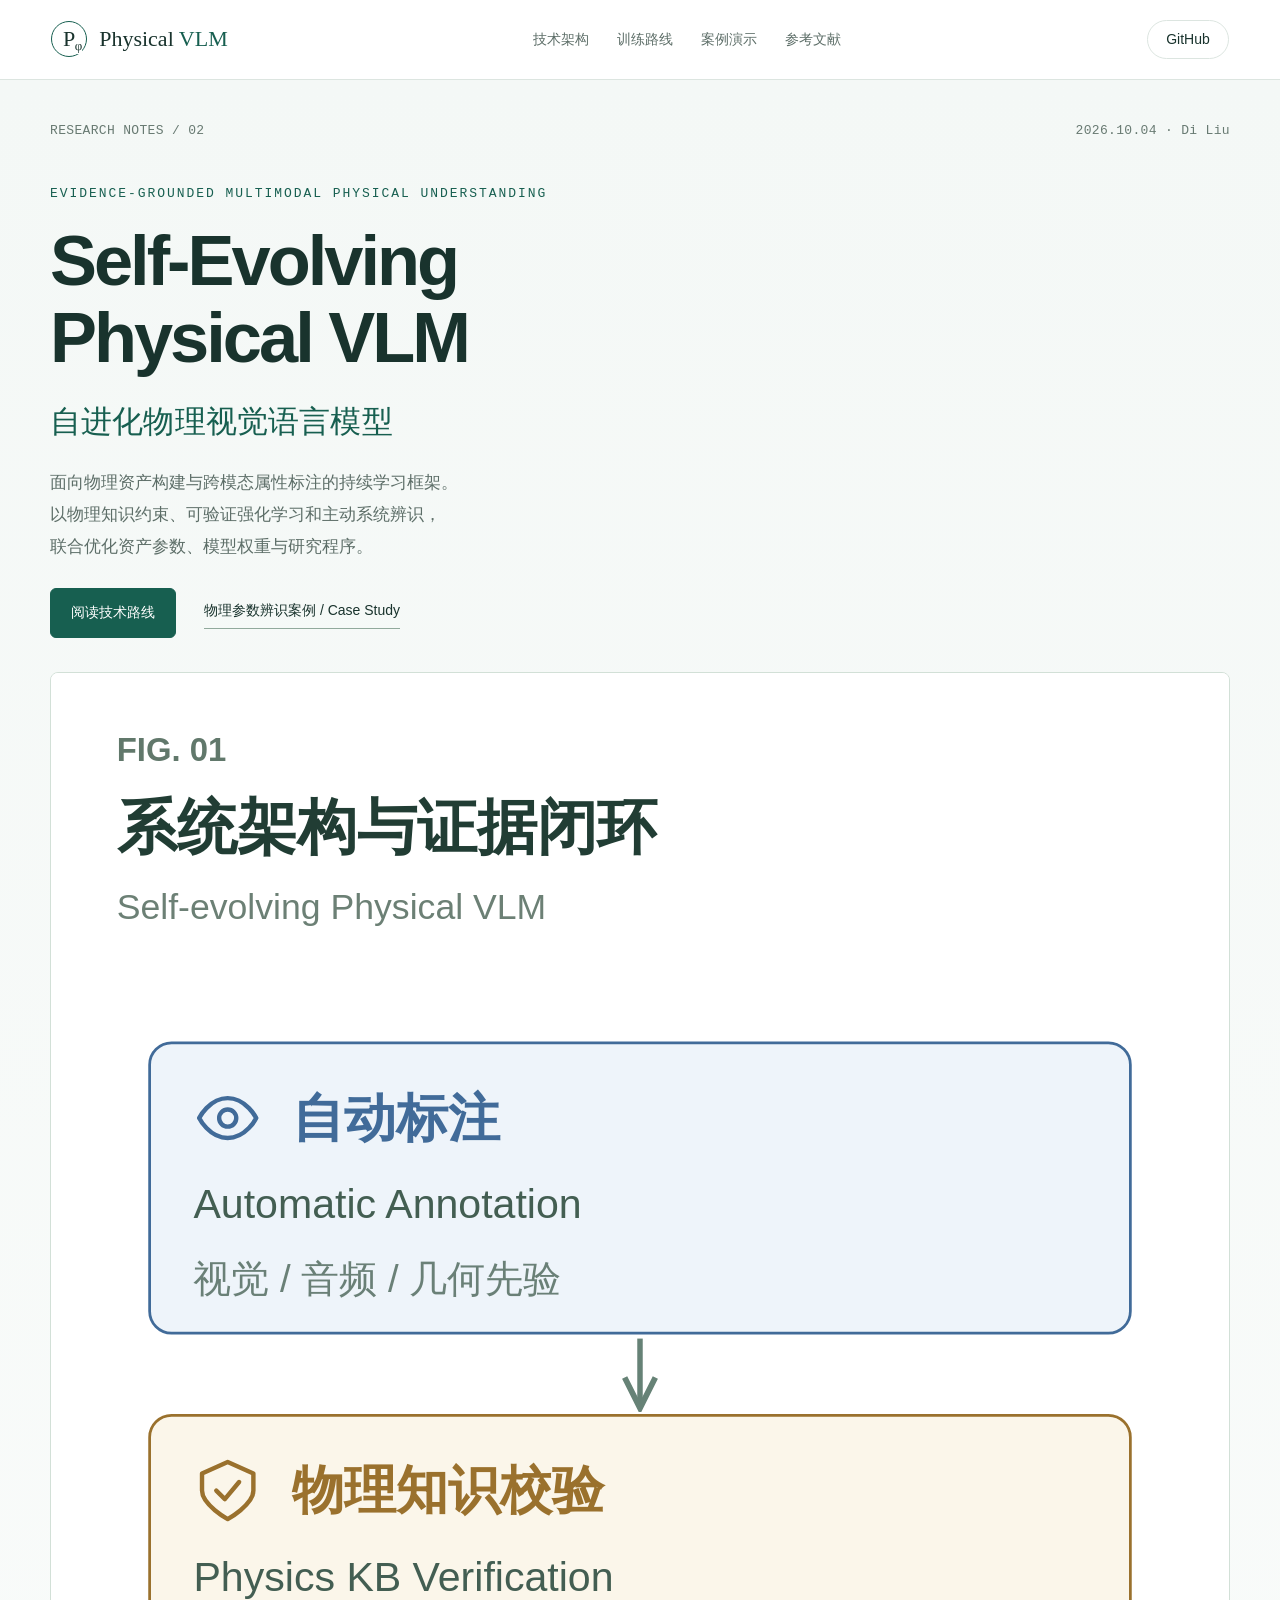
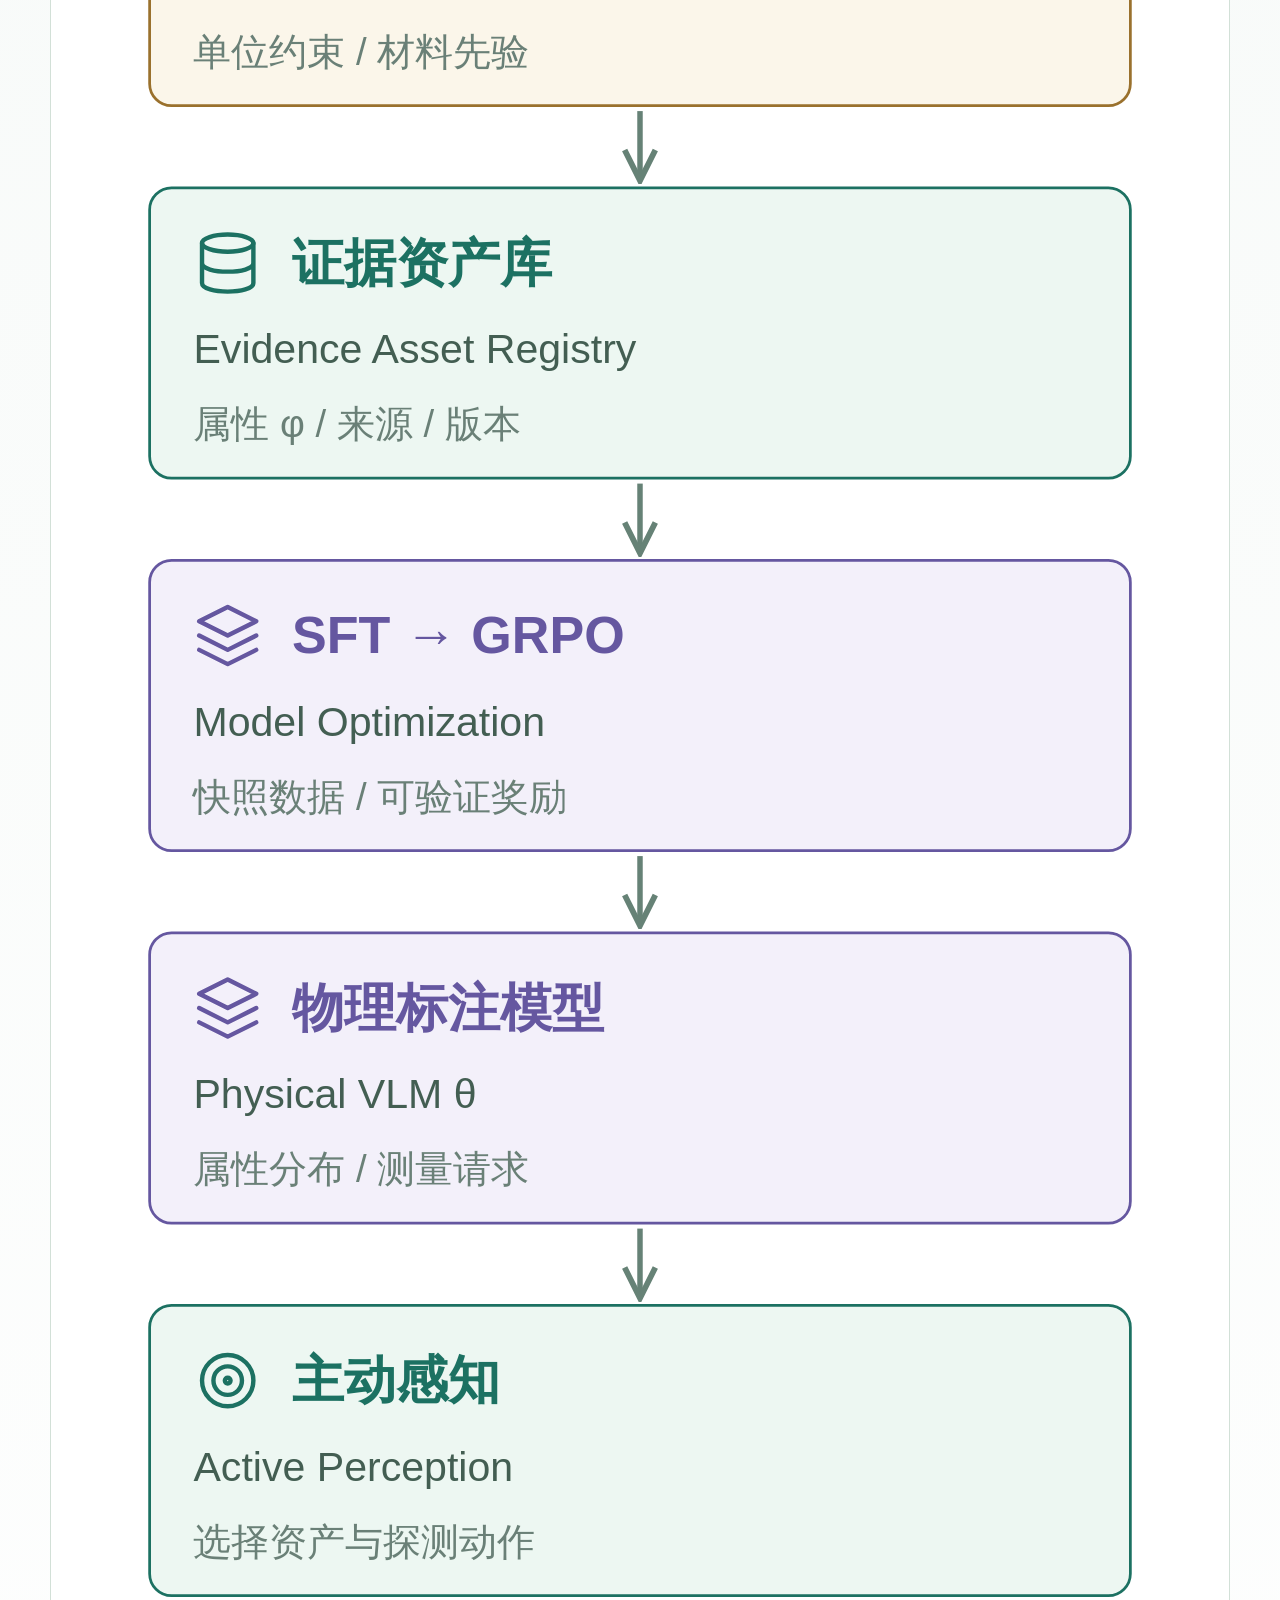
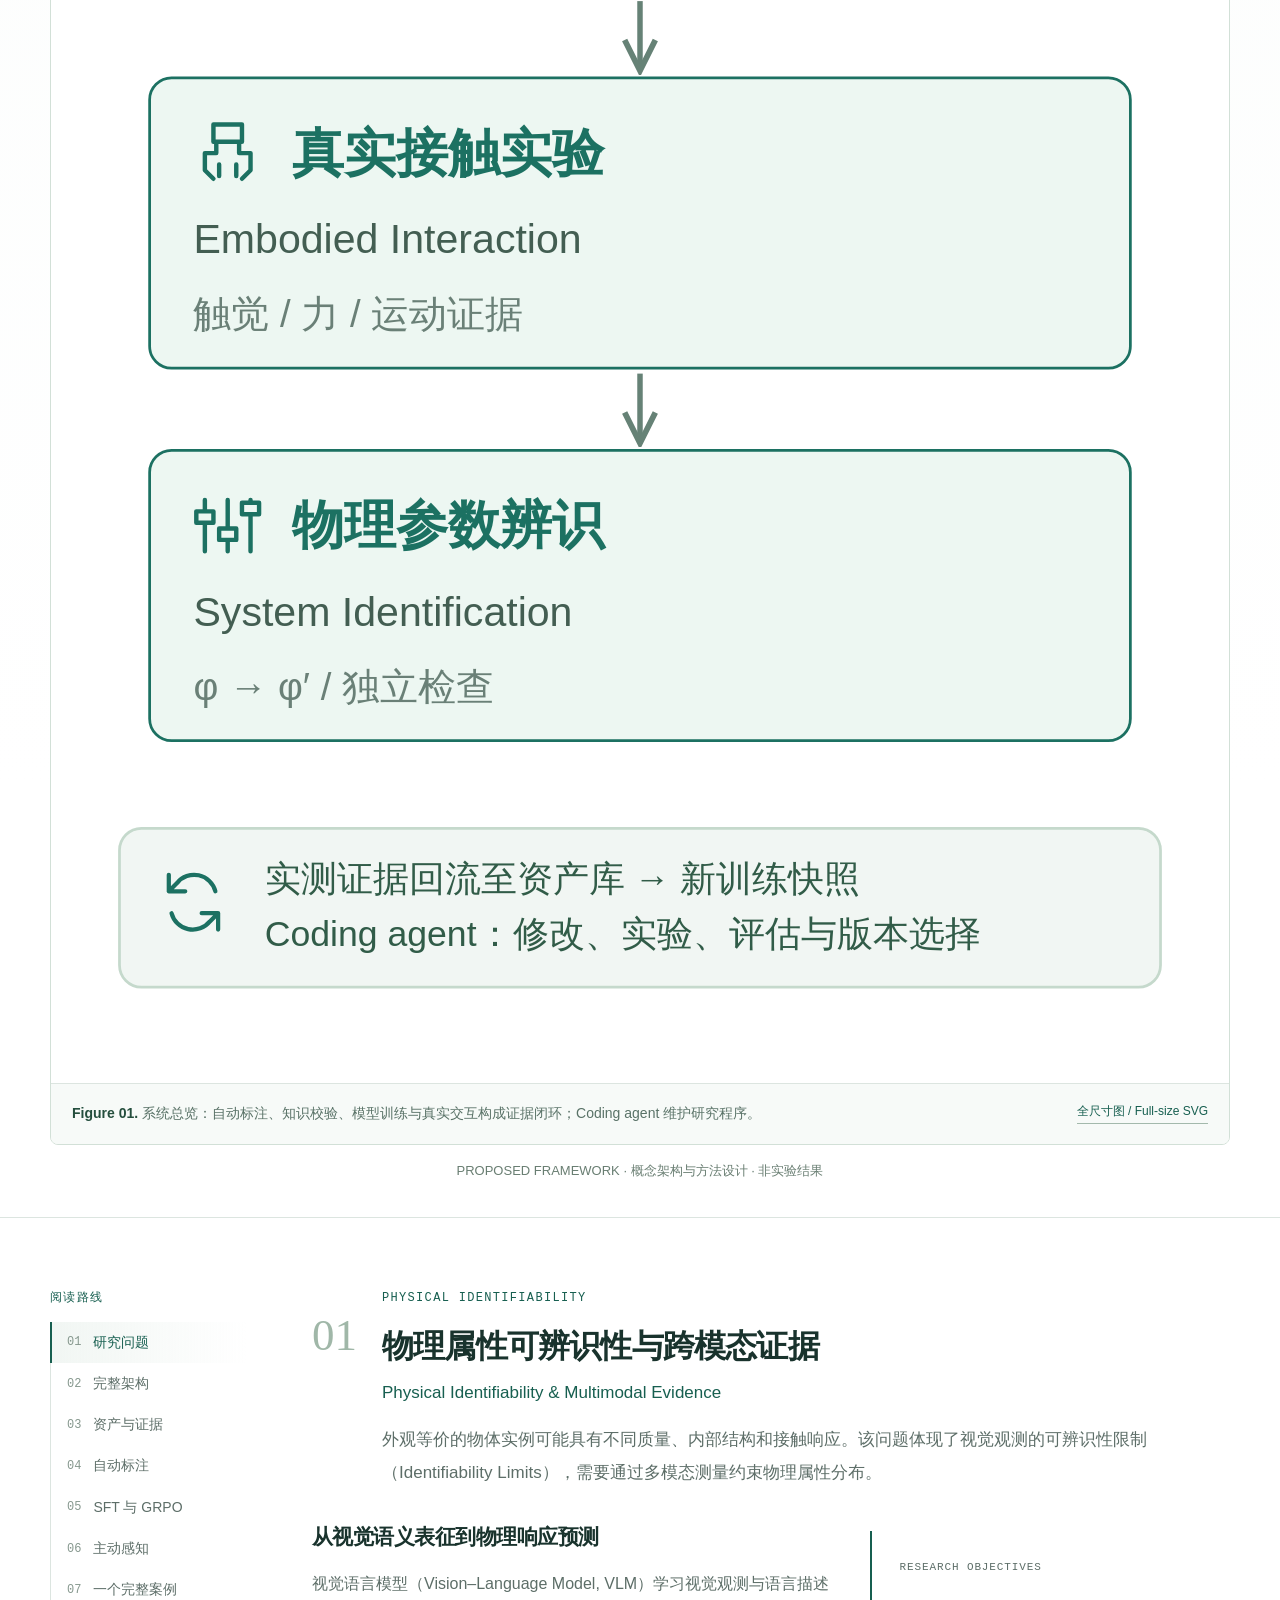
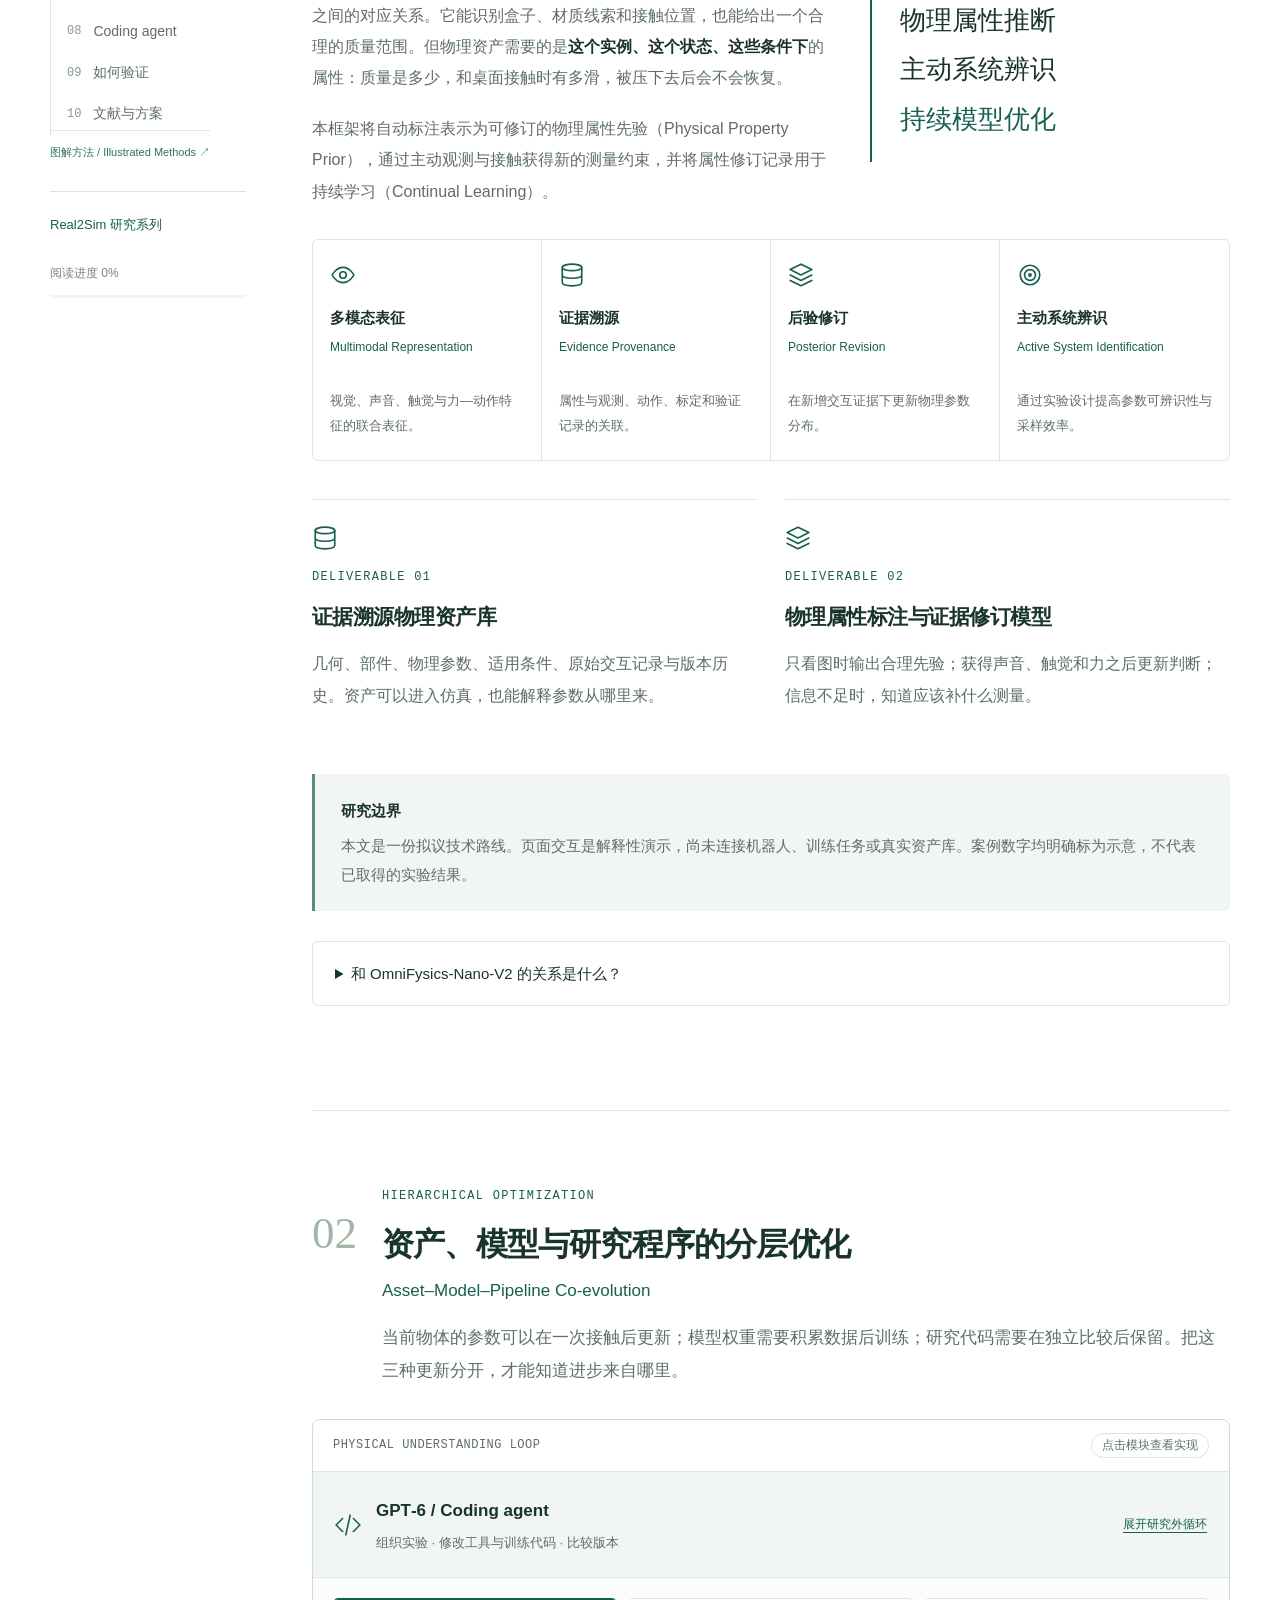
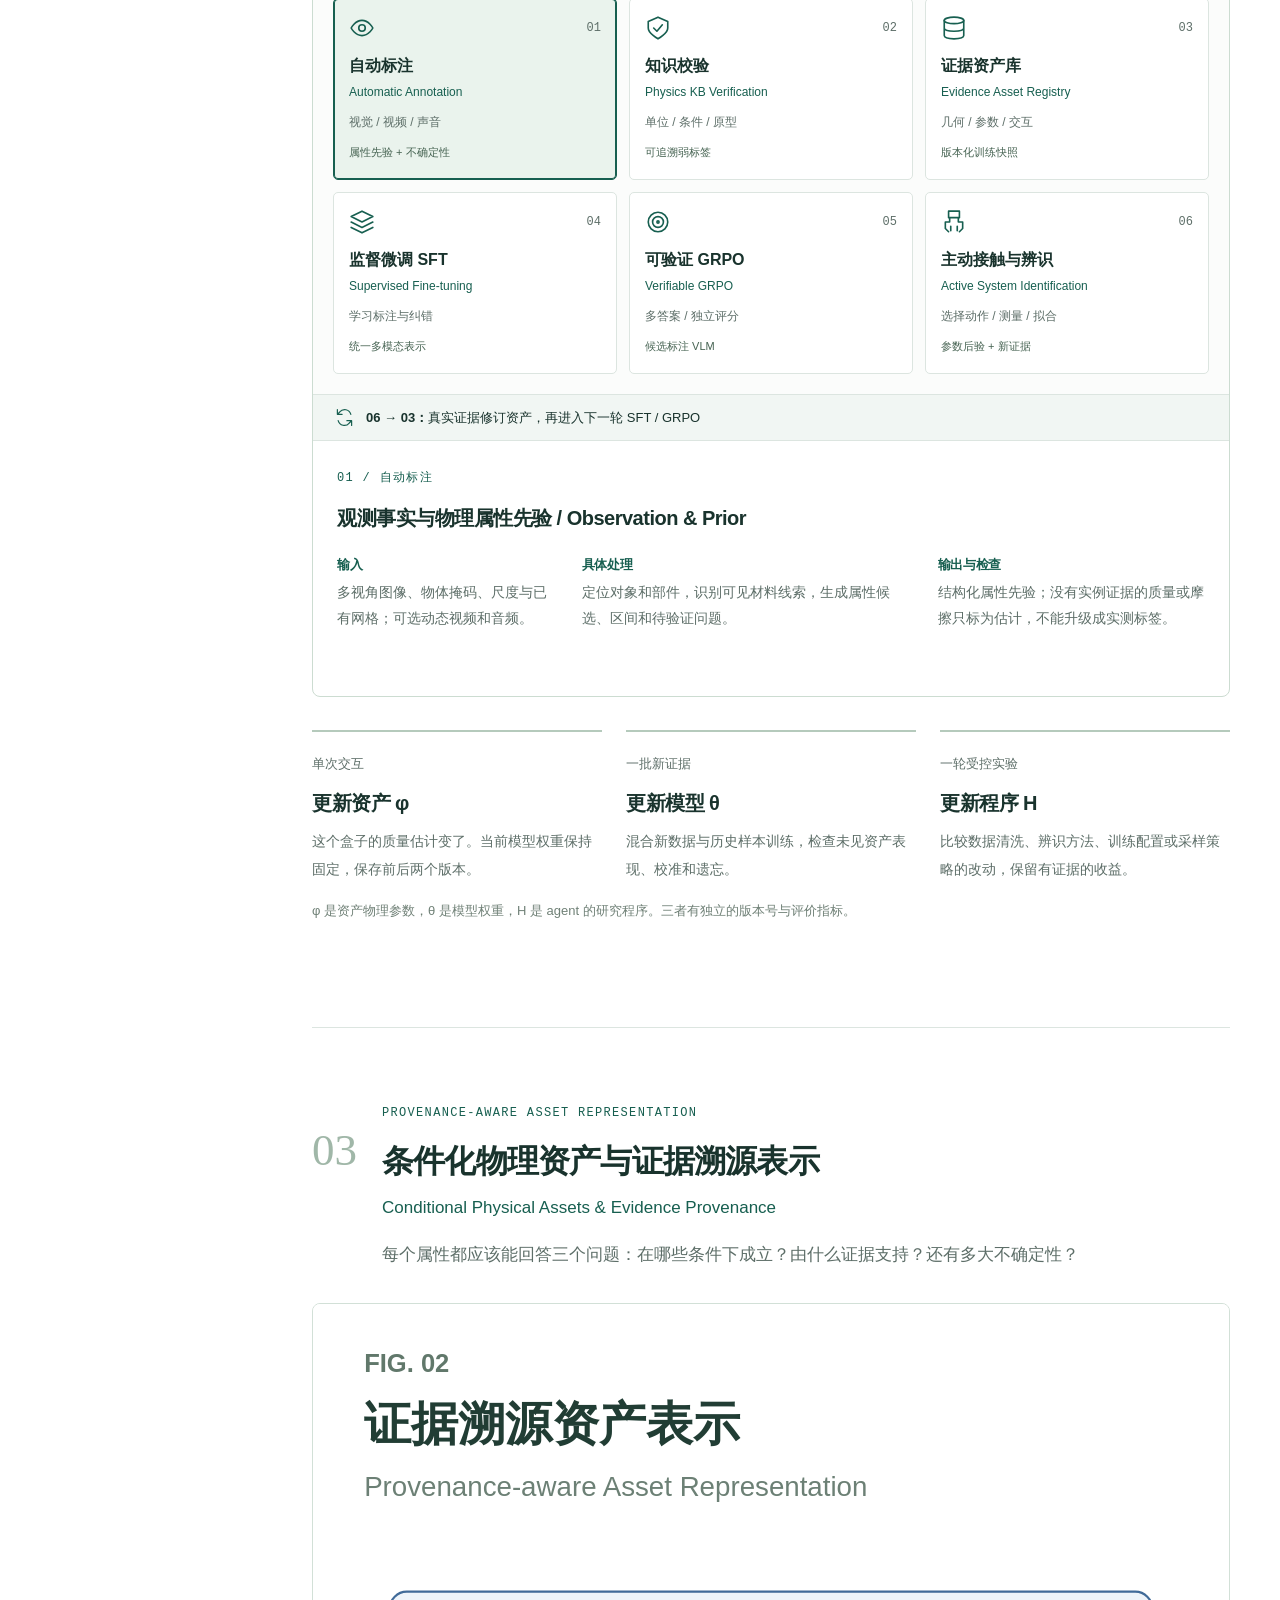
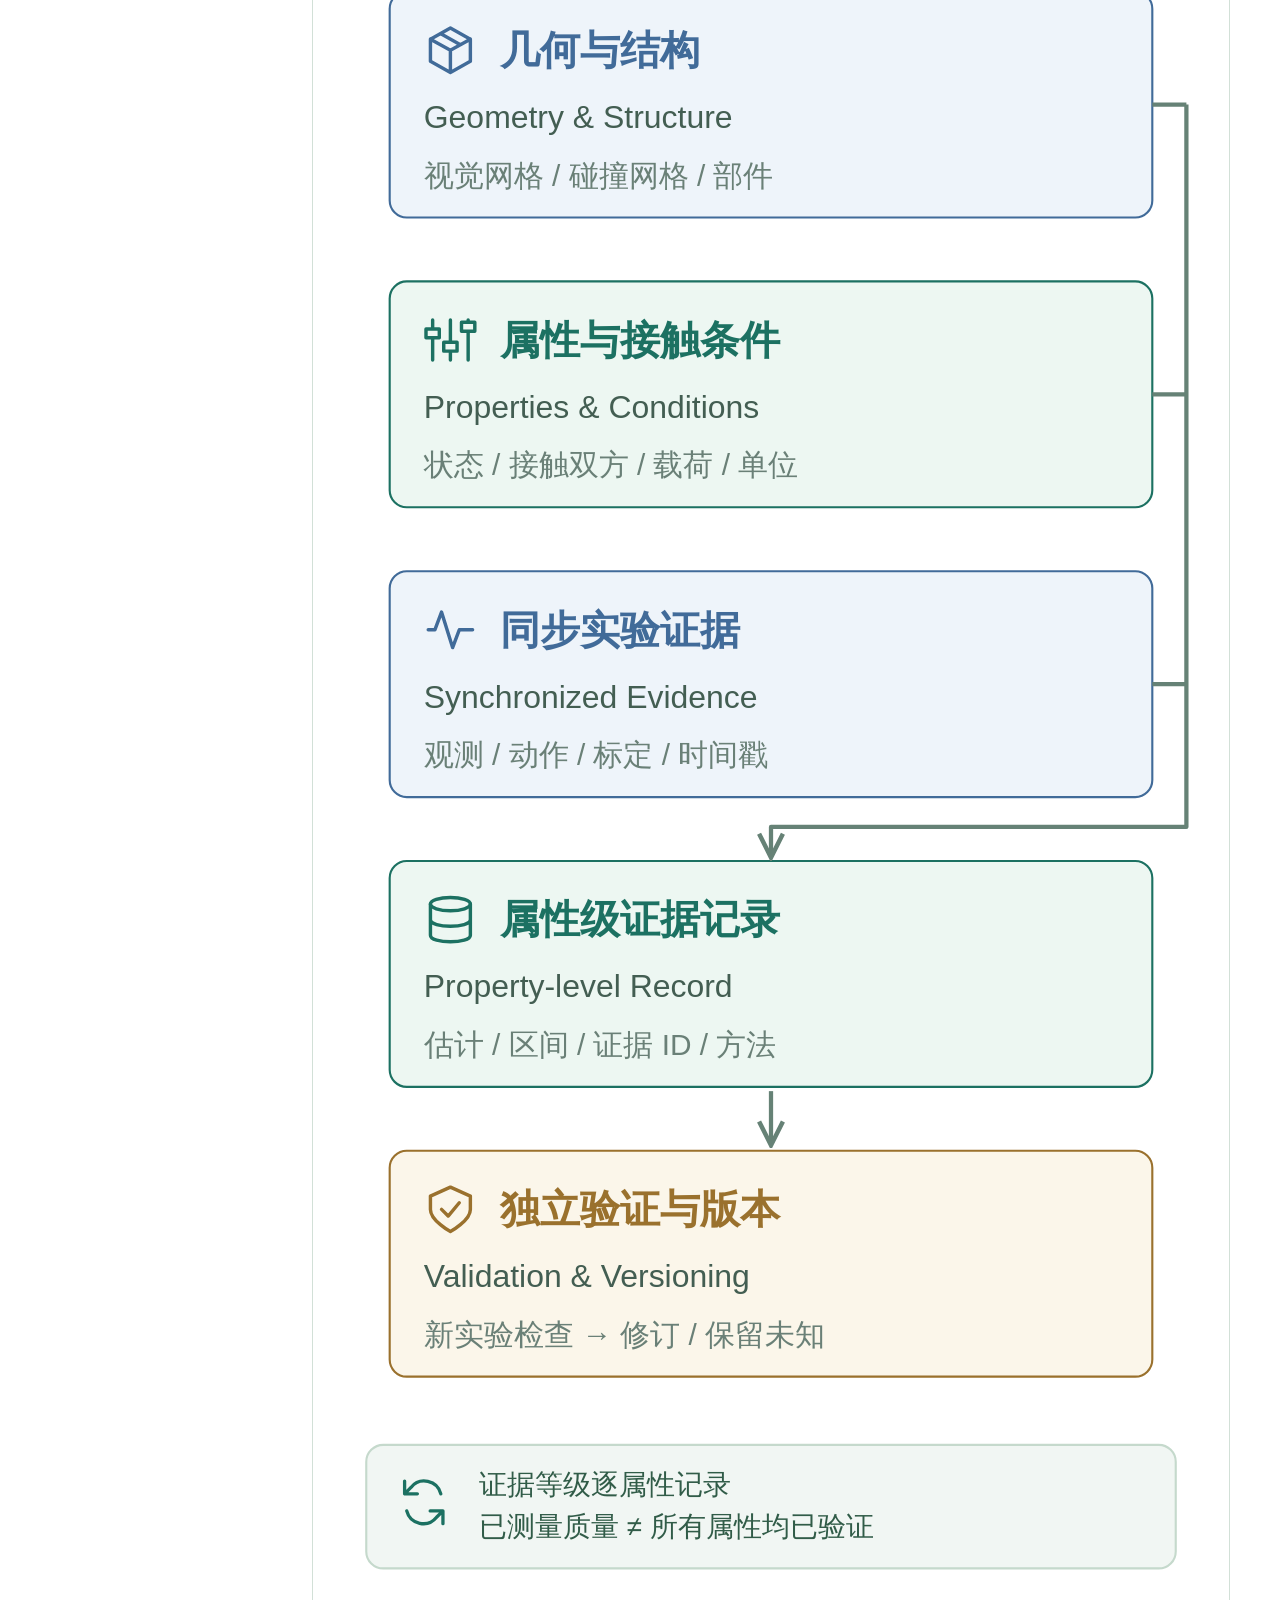
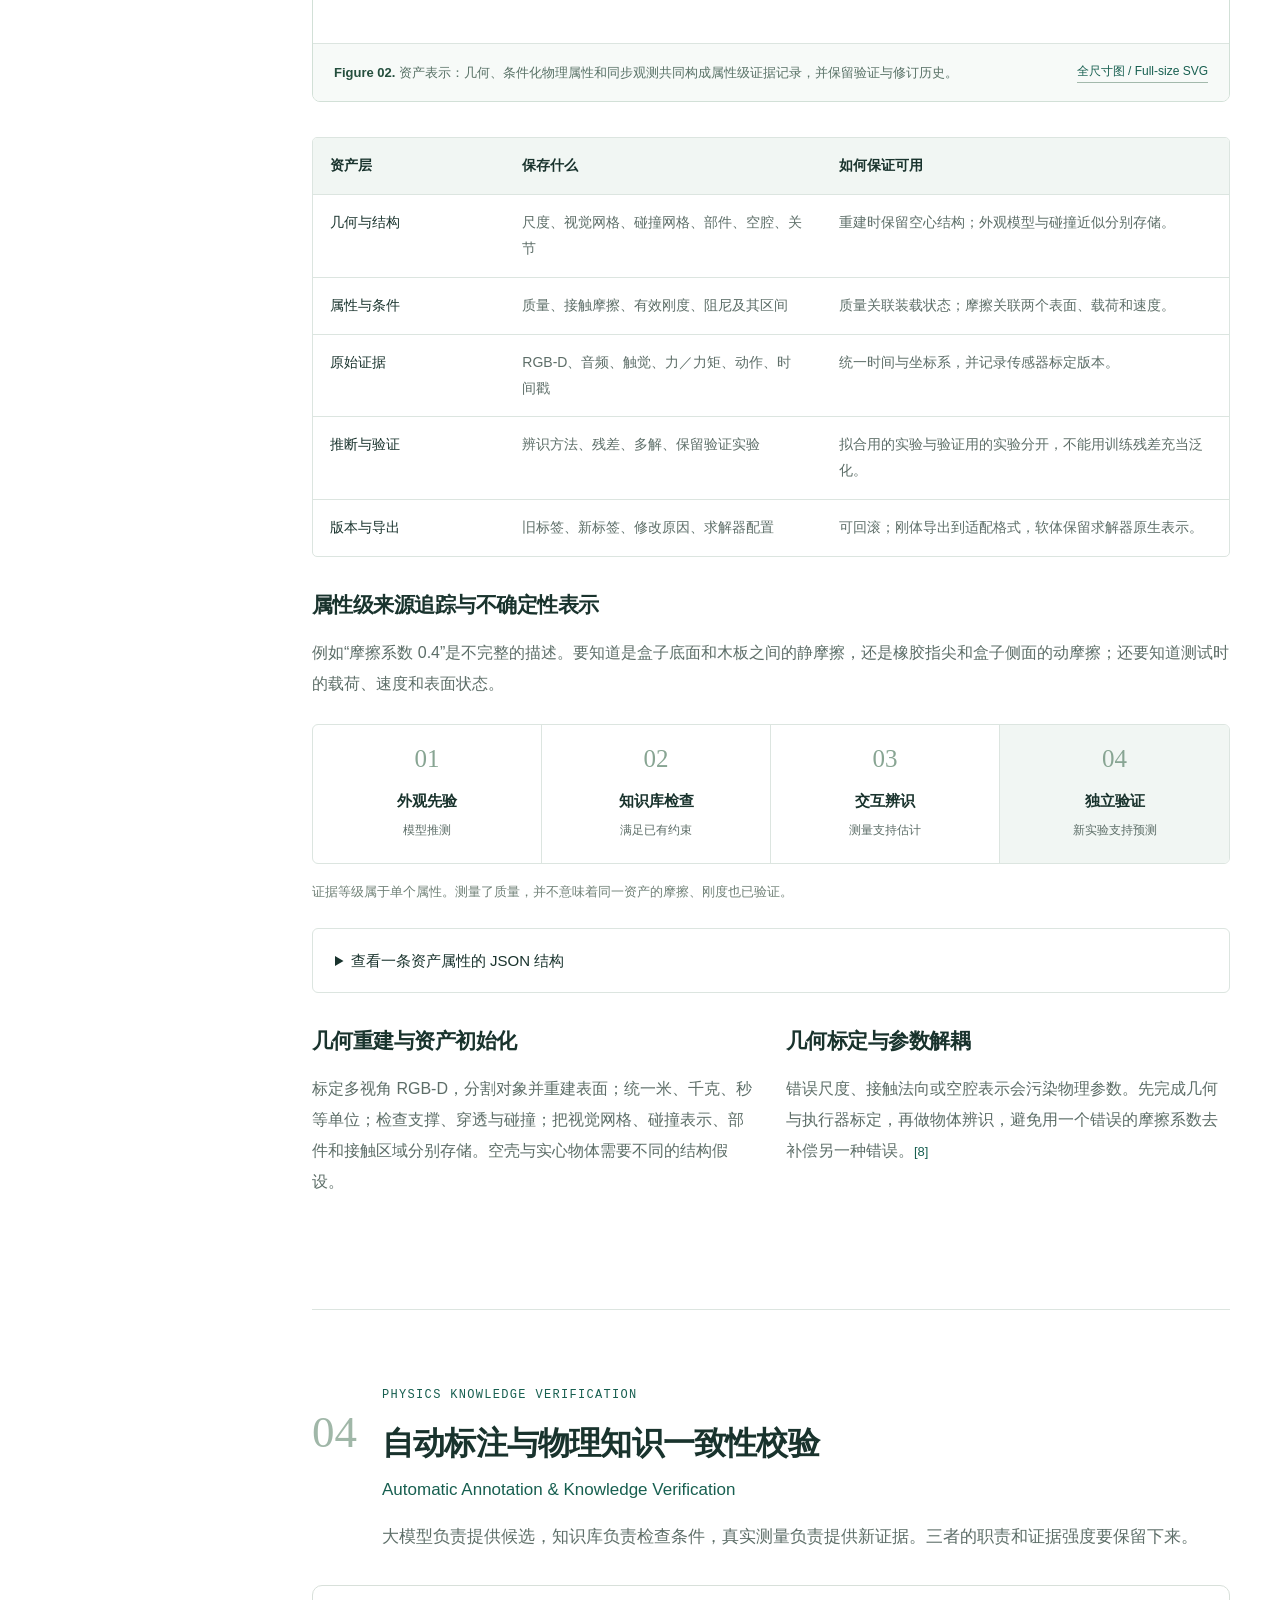
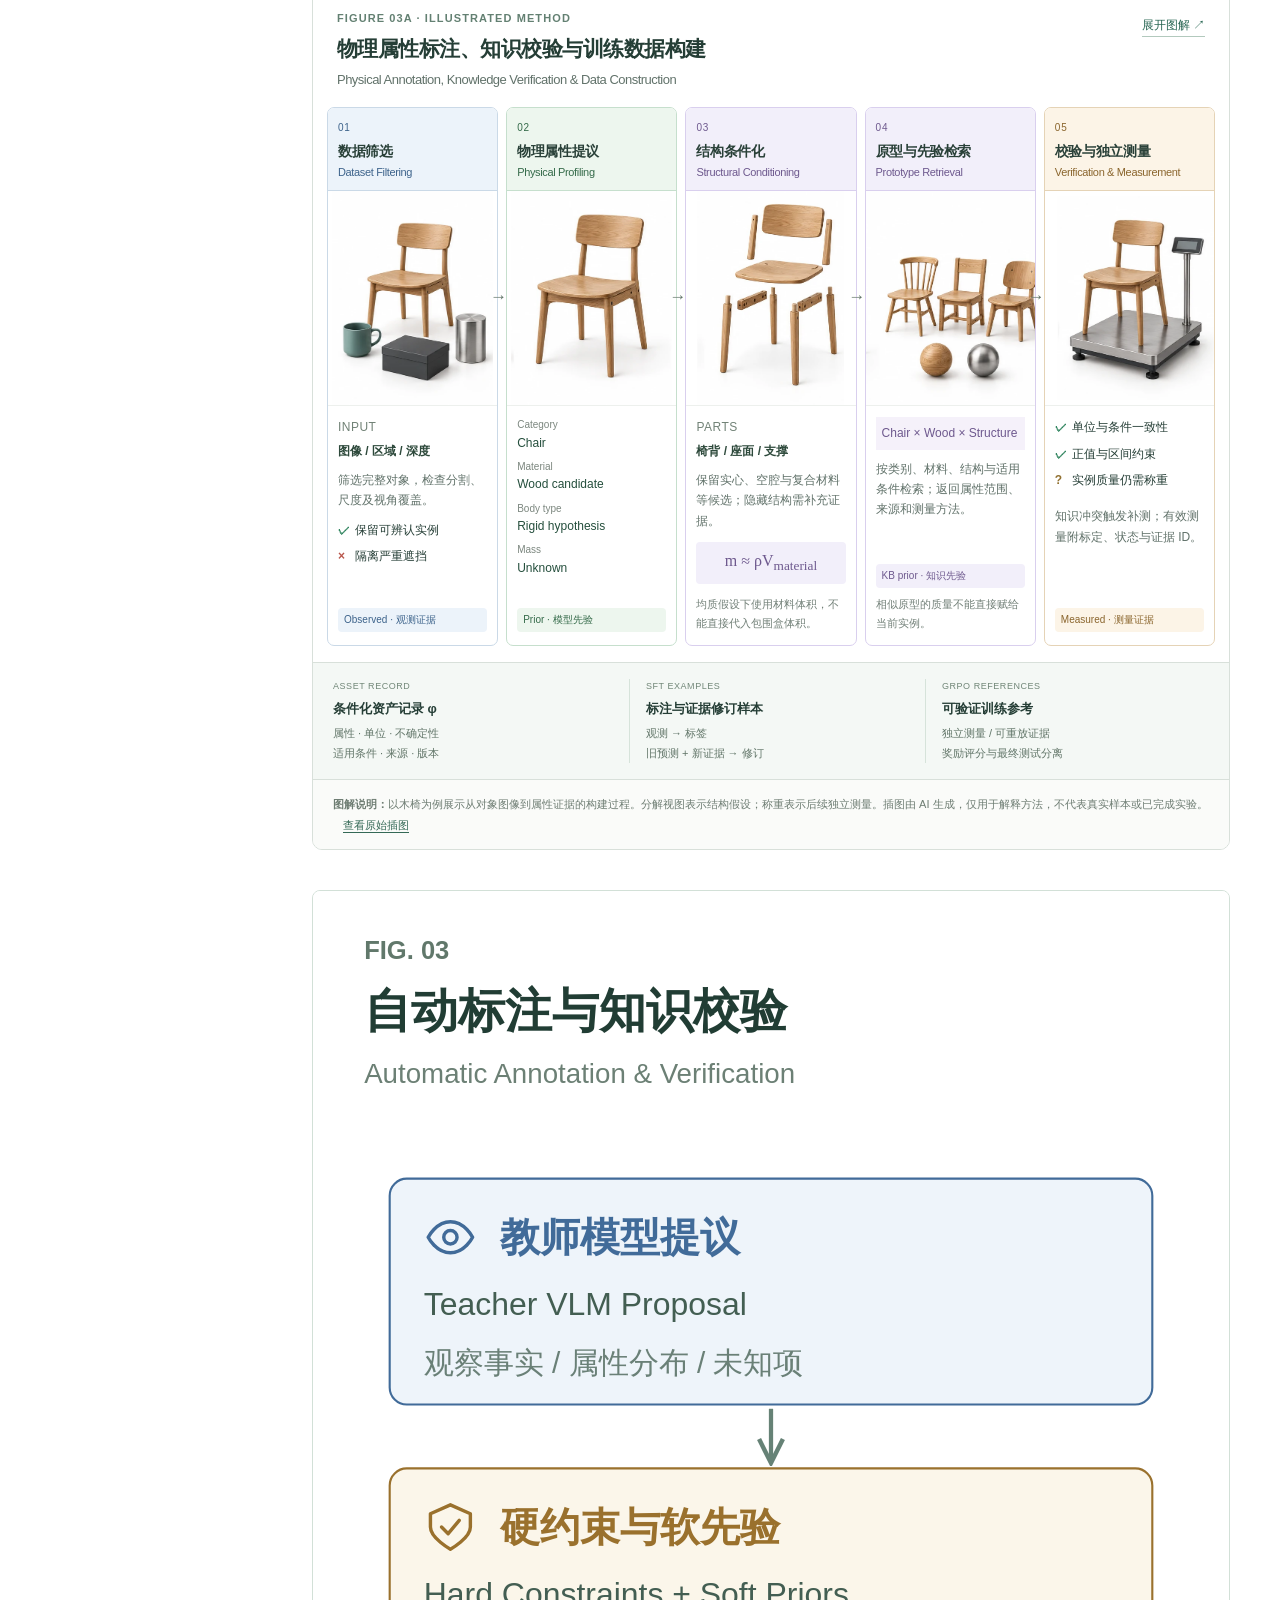
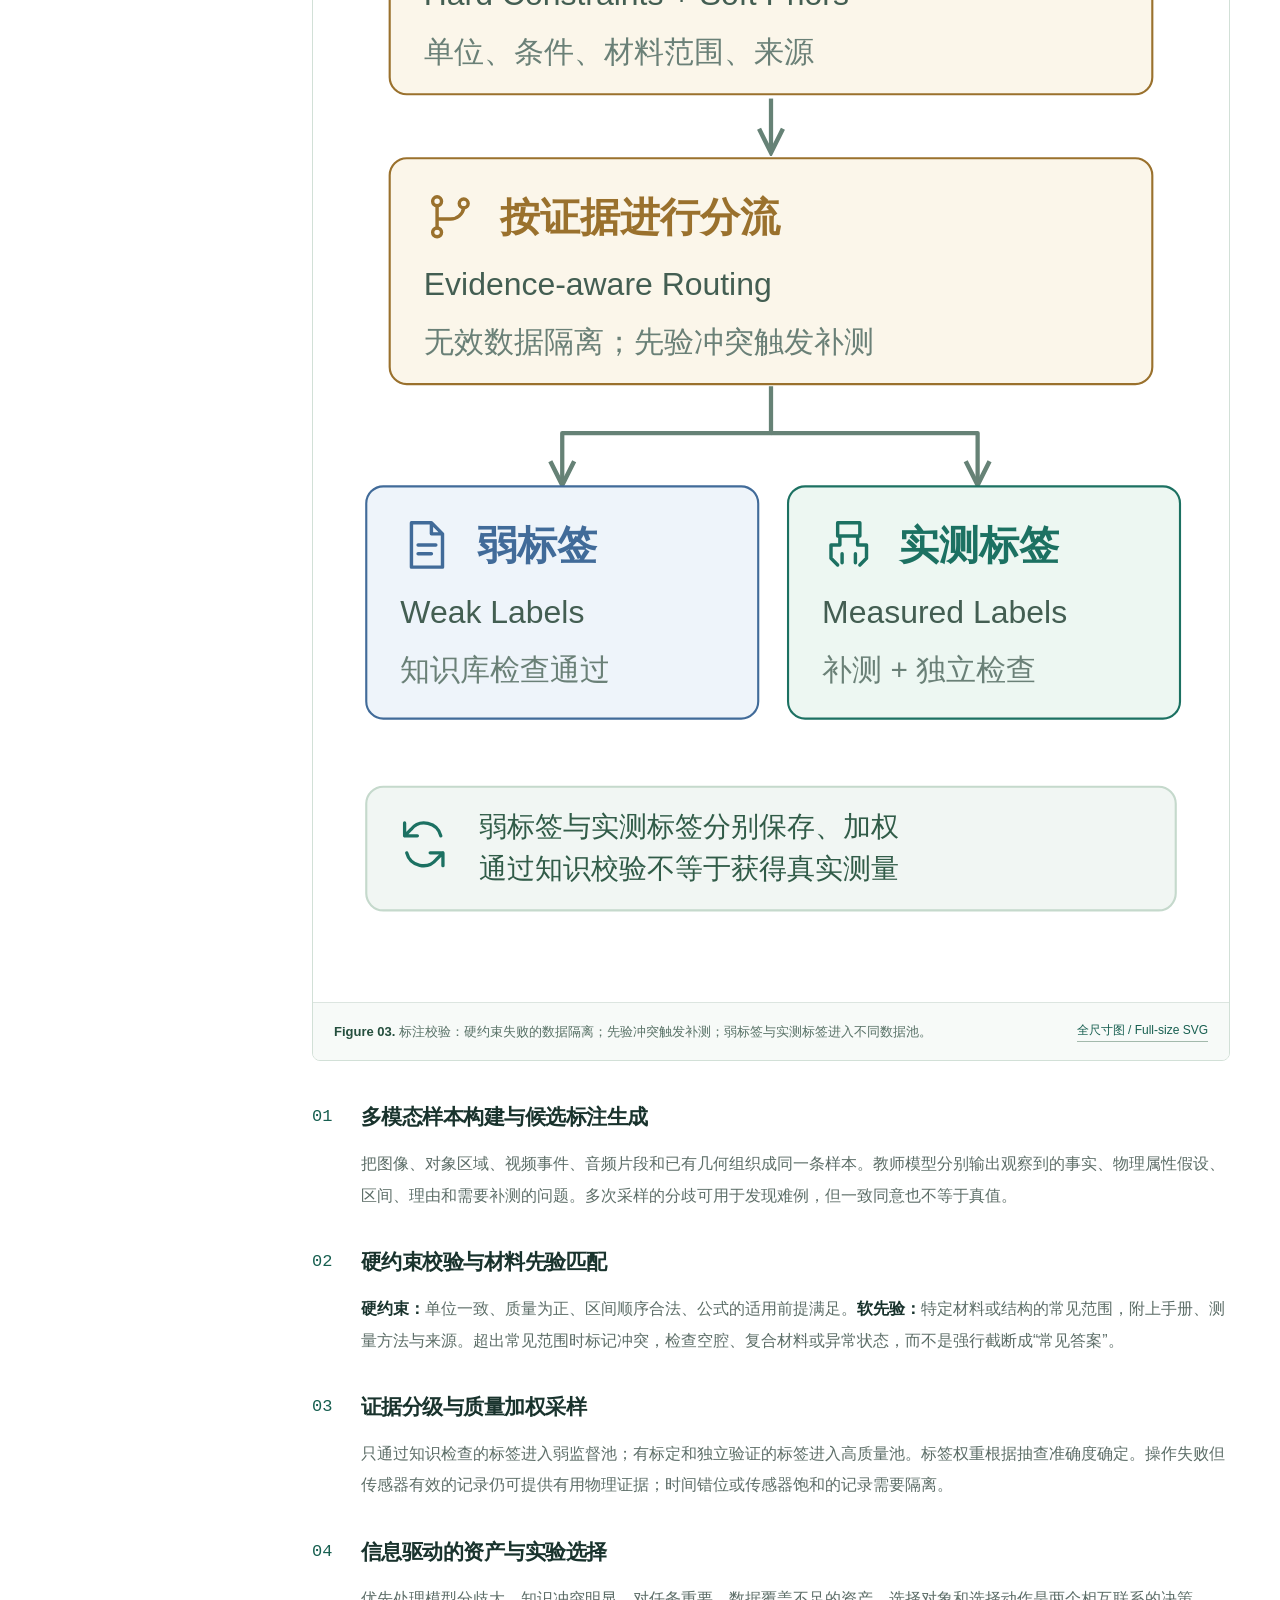
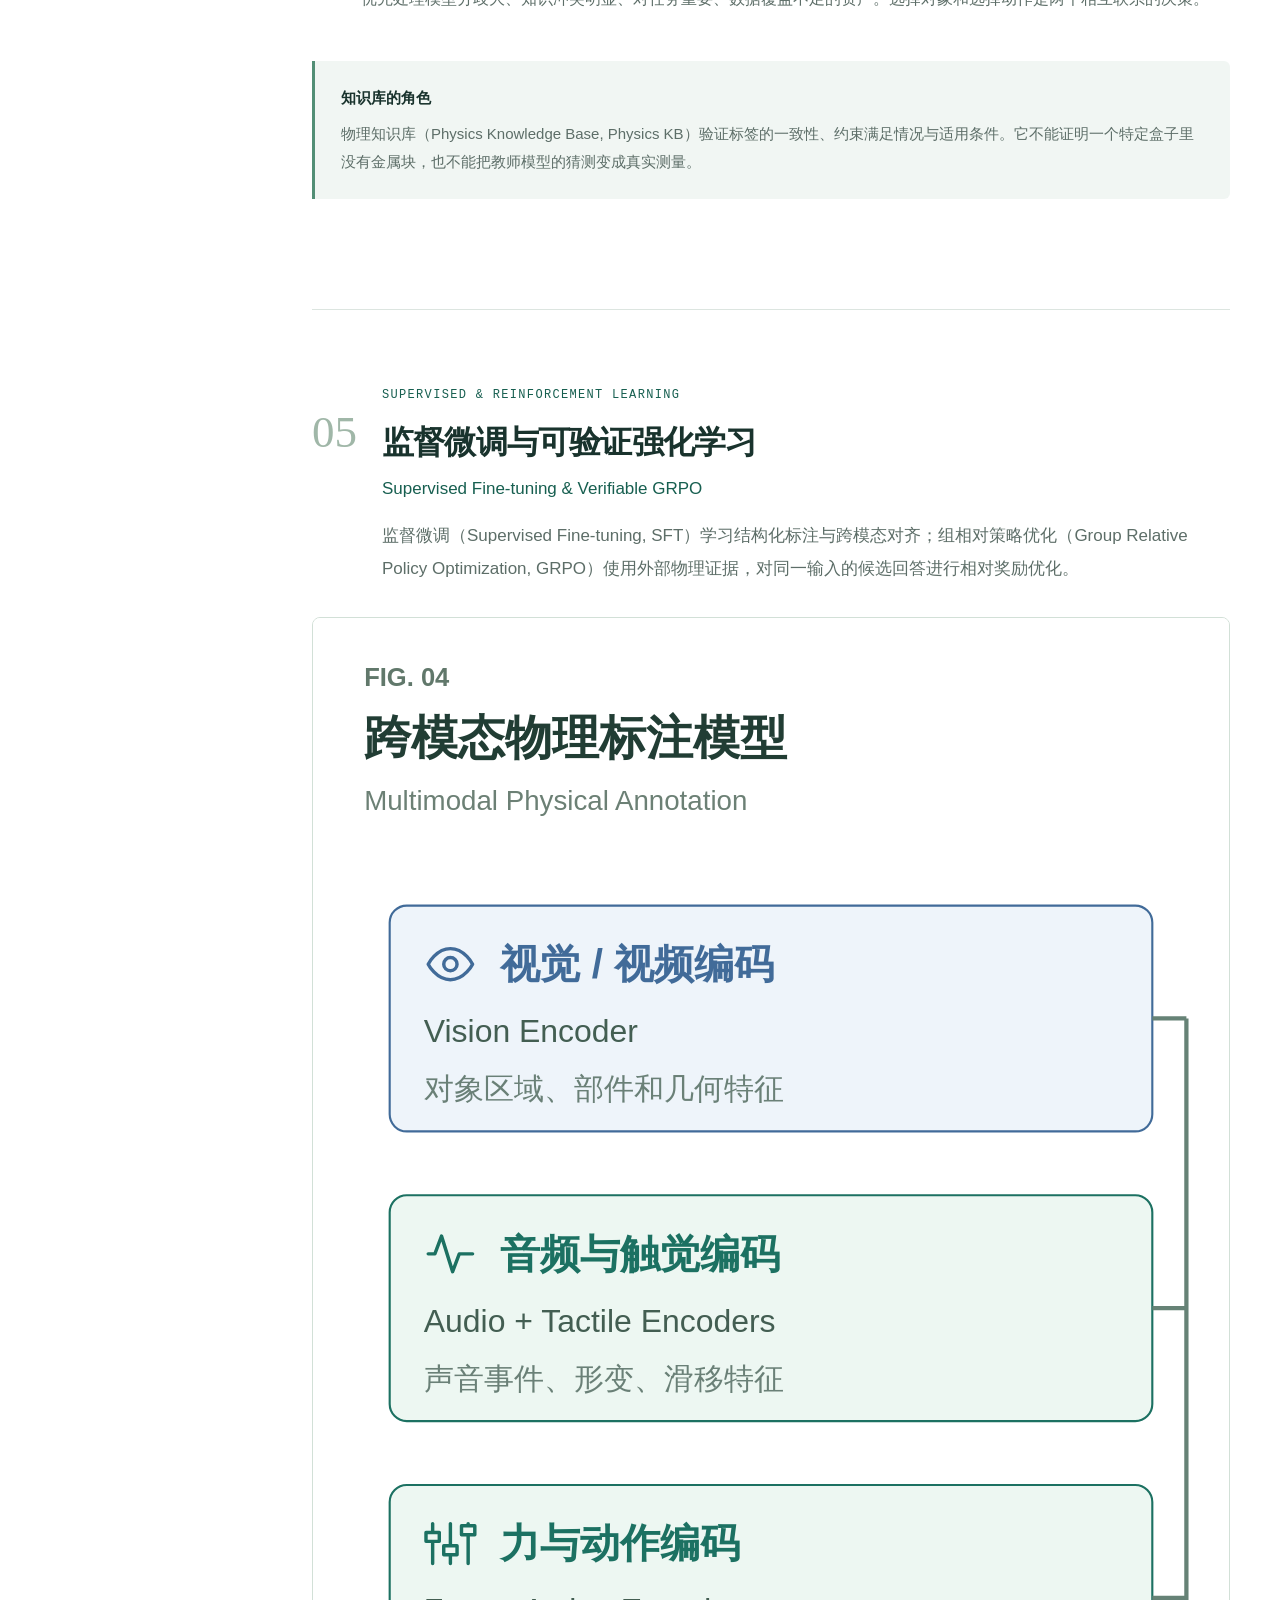
<file: docs/physical-vlm/index.html>
<!doctype html><html lang="zh-CN"><head><meta charset="utf-8"><meta name="viewport" content="width=device-width,initial-scale=1"><title>Self-Evolving Physical VLM · 自进化物理视觉语言模型</title><meta name="description" content="Self-Evolving Physical VLM：融合物理知识校验、监督微调、可验证 GRPO、主动系统辨识与证据溯源资产表示的跨模态物理理解框架。"><meta name="theme-color" content="#175f50"><link rel="icon" type="image/svg+xml" href="data:image/svg+xml,%3Csvg xmlns='http://www.w3.org/2000/svg' viewBox='0 0 32 32'%3E%3Crect width='32' height='32' rx='8' fill='%23175f50'/%3E%3Cpath d='M9 23V9h7a5 5 0 0 1 0 10H9' fill='none' stroke='white' stroke-width='2.4'/%3E%3C/svg%3E"><link rel="stylesheet" href="styles.css?v=3"><script src="app.js?v=3" defer></script><link rel="stylesheet" href="illustrations.css?v=1"></head><body><svg xmlns="http://www.w3.org/2000/svg" class="sprite" aria-hidden="true"><defs><symbol id="i-eye" viewBox="0 0 24 24"><path d="M2 12s3.5-7 10-7 10 7 10 7-3.5 7-10 7S2 12 2 12Z"/><circle cx="12" cy="12" r="3"/></symbol><symbol id="i-cube" viewBox="0 0 24 24"><path d="m12 2 9 5v10l-9 5-9-5V7l9-5Zm0 10L3 7m9 5 9-5m-9 5v10M7.5 4.5l9 5"/></symbol><symbol id="i-branch" viewBox="0 0 24 24"><circle cx="6" cy="5" r="2"/><circle cx="6" cy="19" r="2"/><circle cx="18" cy="6" r="2"/><path d="M6 7v10m0-4h6a6 6 0 0 0 6-5"/></symbol><symbol id="i-flask" viewBox="0 0 24 24"><path d="M9 3h6m-5 0v7L4 20c-.4.7 0 1 1 1h14c1 0 1.4-.3 1-1l-6-10V3M7 15h10"/></symbol><symbol id="i-sliders" viewBox="0 0 24 24"><path d="M4 3v4m0 4v10M12 3v10m0 4v4M20 3v1m0 4v13M1 7h6v4H1V7Zm8 6h6v4H9v-4Zm8-9h6v4h-6V4Z"/></symbol><symbol id="i-check" viewBox="0 0 24 24"><path d="m8 12 3 3 5-6M12 2l9 4v6c0 5-9 10-9 10S3 17 3 12V6l9-4Z"/></symbol><symbol id="i-code" viewBox="0 0 24 24"><path d="m7 6-6 6 6 6m10-12 6 6-6 6M14 3l-4 18"/></symbol><symbol id="i-database" viewBox="0 0 24 24"><ellipse cx="12" cy="5" rx="9" ry="3"/><path d="M3 5v14c0 4 18 4 18 0V5M3 12c0 4 18 4 18 0"/></symbol><symbol id="i-clock" viewBox="0 0 24 24"><circle cx="12" cy="12" r="9"/><path d="M12 7v5l4 2"/></symbol><symbol id="i-ruler" viewBox="0 0 24 24"><path d="m3 16 13-13 5 5L8 21l-5-5Zm6-6 3 3m1-7 3 3M5 14l3 3"/></symbol><symbol id="i-target" viewBox="0 0 24 24"><circle cx="12" cy="12" r="9"/><circle cx="12" cy="12" r="5"/><circle cx="12" cy="12" r="1"/></symbol><symbol id="i-file" viewBox="0 0 24 24"><path d="M14 2H5v20h14V7l-5-5Zm0 0v5h5M8 12h8m-8 4h6"/></symbol><symbol id="i-arrow" viewBox="0 0 24 24"><path d="M3 12h17m-6-6 6 6-6 6"/></symbol><symbol id="i-loop" viewBox="0 0 24 24"><path d="M20 8a8 8 0 0 0-14-3L3 8m0-6v6h6M4 16a8 8 0 0 0 14 3l3-3m0 6v-6h-6"/></symbol><symbol id="i-plus" viewBox="0 0 24 24"><path d="M12 4v16M4 12h16"/></symbol><symbol id="i-down" viewBox="0 0 24 24"><path d="m6 9 6 6 6-6"/></symbol><symbol id="i-search" viewBox="0 0 24 24"><circle cx="10" cy="10" r="6"/><path d="m15 15 6 6"/></symbol><symbol id="i-lock" viewBox="0 0 24 24"><rect x="5" y="10" width="14" height="11" rx="2"/><path d="M8 10V6a4 4 0 0 1 8 0v4m-4 5v2"/></symbol><symbol id="i-grip" viewBox="0 0 24 24"><path d="M7 2h10v6H7zM8 8v4H4v6l3 3m9-13v4h4v6l-3 3M9 16v4m6-4v4"/></symbol><symbol id="i-pipette" viewBox="0 0 24 24"><path d="M9 10C2-1 22-1 15 10l-1 2v7l-2 3-2-3v-7l-1-2Zm0 2h6m-5 4h4"/></symbol><symbol id="i-beaker" viewBox="0 0 24 24"><path d="M4 3h15l-2 3v14H5V6L4 3Zm1 10h12M5 8h3m-3 9h3"/></symbol><symbol id="i-tube" viewBox="0 0 24 24"><path d="M7 2h10M8 2v16a4 4 0 0 0 8 0V2M8 12h8m-8-5h3m-3 2h2"/></symbol><symbol id="i-rod" viewBox="0 0 24 24"><path d="m6 21 15-15a2.1 2.1 0 0 0-3-3L3 18a2.1 2.1 0 0 0 3 3ZM7 14l3 3"/></symbol><symbol id="i-wave" viewBox="0 0 24 24"><path d="M2 12h3l3-8 5 16 3-8h6"/></symbol><symbol id="i-layers" viewBox="0 0 24 24"><path d="m12 2 10 5-10 5L2 7l10-5ZM2 12l10 5 10-5M2 17l10 5 10-5"/></symbol></defs></svg><a class="skip-link" href="#article">跳到正文</a><header class="site-header"><a class="brand" href="../../"><span class="brand-mark">P<span>φ</span></span><span>Physical <b>VLM</b></span></a><nav aria-label="主导航"><a href="#architecture">技术架构</a><a href="#training">训练路线</a><a href="#case">案例演示</a><a href="#references">参考文献</a></nav><a class="github-link" href="https://github.com/liudi159/real2sim-autoresearch/tree/main/docs/physical-vlm" target="_blank" rel="noopener noreferrer">GitHub</a></header><main>
<section class="hero" id="top"><div class="hero-inner"><div class="hero-meta"><span>RESEARCH NOTES / 02</span><span>2026.10.04 · Di Liu</span></div><p class="hero-eyebrow">EVIDENCE-GROUNDED MULTIMODAL PHYSICAL UNDERSTANDING</p><h1><span class="hero-title-en">Self-Evolving<br>Physical VLM</span><span class="hero-title-cn">自进化物理视觉语言模型</span></h1><p class="hero-description">面向物理资产构建与跨模态属性标注的持续学习框架。<br>以物理知识约束、可验证强化学习和主动系统辨识，<br class="desktop-only">联合优化资产参数、模型权重与研究程序。</p><div class="hero-actions"><a class="button primary" href="#architecture">阅读技术路线</a><a class="text-link" href="#case">物理参数辨识案例 / Case Study</a></div>
<figure class="scientific-figure overview-figure" id="figure-1"><picture><source media="(max-width: 700px)" srcset="figures/system-overview-mobile.svg?v=4"><img src="figures/system-overview.svg?v=4" alt="系统总览：自动标注、知识校验、模型训练与真实交互构成证据闭环；Coding agent 维护研究程序。" loading="eager" decoding="async"></picture><figcaption><div><strong>Figure 01.</strong> 系统总览：自动标注、知识校验、模型训练与真实交互构成证据闭环；Coding agent 维护研究程序。</div><a href="figures/system-overview.svg?v=4" target="_blank" rel="noopener noreferrer">全尺寸图 / Full-size SVG</a></figcaption></figure><p class="hero-disclaimer">PROPOSED FRAMEWORK · 概念架构与方法设计 · 非实验结果</p></div></section>
<div class="article-layout"><aside class="toc"><p class="eyebrow">阅读路线</p><nav aria-label="文章目录"><a href="#question"><span>01</span>研究问题</a><a href="#architecture"><span>02</span>完整架构</a><a href="#assets"><span>03</span>资产与证据</a><a href="#labeling"><span>04</span>自动标注</a><a href="#training"><span>05</span>SFT 与 GRPO</a><a href="#active"><span>06</span>主动感知</a><a href="#case"><span>07</span>一个完整案例</a><a href="#agent"><span>08</span>Coding agent</a><a href="#evaluation"><span>09</span>如何验证</a><a href="#references"><span>10</span>文献与方案</a></nav><a class="illustrated-toc" href="illustrated-methods.html">图解方法 / Illustrated Methods ↗</a><a class="series-link" href="../../">Real2Sim 研究系列</a><div class="reading-status"><span id="reading-label">阅读进度 0%</span><div class="progress-track"><div id="reading-progress"></div></div></div></aside><article id="article"><section class="chapter" id="question"><header class="section-head"><span class="section-number">01</span><div><p class="eyebrow">PHYSICAL IDENTIFIABILITY</p><h2>物理属性可辨识性与跨模态证据<span class="term-en">Physical Identifiability & Multimodal Evidence</span></h2><p class="lede">外观等价的物体实例可能具有不同质量、内部结构和接触响应。该问题体现了视觉观测的可辨识性限制（Identifiability Limits），需要通过多模态测量约束物理属性分布。</p></div></header>
<div class="editorial"><div><h3>从视觉语义表征到物理响应预测</h3><p>视觉语言模型（Vision–Language Model, VLM）学习视觉观测与语言描述之间的对应关系。它能识别盒子、材质线索和接触位置，也能给出一个合理的质量范围。但物理资产需要的是<strong>这个实例、这个状态、这些条件下</strong>的属性：质量是多少，和桌面接触时有多滑，被压下去后会不会恢复。</p><p>本框架将自动标注表示为可修订的物理属性先验（Physical Property Prior），通过主动观测与接触获得新的测量约束，并将属性修订记录用于持续学习（Continual Learning）。</p></div><aside class="pullquote"><span>RESEARCH OBJECTIVES</span><p>物理属性推断<br>主动系统辨识<br><em>持续模型优化</em></p></aside></div>
<div class="terminology-grid"><div><svg class="icon" aria-hidden="true"><use href="#i-eye"/></svg><strong>多模态表征</strong><span>Multimodal Representation</span><p>视觉、声音、触觉与力—动作特征的联合表征。</p></div><div><svg class="icon" aria-hidden="true"><use href="#i-database"/></svg><strong>证据溯源</strong><span>Evidence Provenance</span><p>属性与观测、动作、标定和验证记录的关联。</p></div><div><svg class="icon" aria-hidden="true"><use href="#i-layers"/></svg><strong>后验修订</strong><span>Posterior Revision</span><p>在新增交互证据下更新物理参数分布。</p></div><div><svg class="icon" aria-hidden="true"><use href="#i-target"/></svg><strong>主动系统辨识</strong><span>Active System Identification</span><p>通过实验设计提高参数可辨识性与采样效率。</p></div></div><div class="deliverables"><article><svg class="icon" aria-hidden="true"><use href="#i-database"/></svg><span class="eyebrow">DELIVERABLE 01</span><h3>证据溯源物理资产库</h3><p>几何、部件、物理参数、适用条件、原始交互记录与版本历史。资产可以进入仿真，也能解释参数从哪里来。</p></article><article><svg class="icon" aria-hidden="true"><use href="#i-layers"/></svg><span class="eyebrow">DELIVERABLE 02</span><h3>物理属性标注与证据修订模型</h3><p>只看图时输出合理先验；获得声音、触觉和力之后更新判断；信息不足时，知道应该补什么测量。</p></article></div>
<div class="note"><strong>研究边界</strong><p>本文是一份拟议技术路线。页面交互是解释性演示，尚未连接机器人、训练任务或真实资产库。案例数字均明确标为示意，不代表已取得的实验结果。</p></div>
<details><summary>和 OmniFysics-Nano-V2 的关系是什么？</summary><div><p>基准论文已有静态属性和动态事件监督、SFT、分阶段 GRPO，并在 §4.2.3 描述了使用真实与模拟运动差异校准参数的流程。本文沿着这条主线，增加触觉与力的证据链、主动测量、交互前后纠错监督，以及 coding agent 组织的可复现研究循环。<a class="cite" href="#ref-1">[1]</a></p><p>“使用触觉”“主动探索”“让 agent 写代码”都有前人工作。值得检验的贡献，是它们能否共同提高资产质量和模型对未见物体的标注能力。</p></div></details>
</section><section class="chapter" id="architecture"><header class="section-head"><span class="section-number">02</span><div><p class="eyebrow">HIERARCHICAL OPTIMIZATION</p><h2>资产、模型与研究程序的分层优化<span class="term-en">Asset–Model–Pipeline Co-evolution</span></h2><p class="lede">当前物体的参数可以在一次接触后更新；模型权重需要积累数据后训练；研究代码需要在独立比较后保留。把这三种更新分开，才能知道进步来自哪里。</p></div></header>
<div class="architecture"><div class="panel-heading"><span>PHYSICAL UNDERSTANDING LOOP</span><span class="badge">点击模块查看实现</span></div><div class="agent-strip"><svg class="icon" aria-hidden="true"><use href="#i-code"/></svg><div><strong>GPT‑6 / Coding agent</strong><span>组织实验 · 修改工具与训练代码 · 比较版本</span></div><a href="#agent">展开研究外循环</a></div><div class="module-grid"><button class="module" type="button" data-module="observe" aria-pressed="true" aria-controls="module-detail"><span class="module-top"><svg class="icon" aria-hidden="true"><use href="#i-eye"/></svg><small>01</small></span><strong>自动标注</strong><span class="module-term">Automatic Annotation</span><span>视觉 / 视频 / 声音</span><code>属性先验 + 不确定性</code></button><button class="module" type="button" data-module="knowledge" aria-pressed="false" aria-controls="module-detail"><span class="module-top"><svg class="icon" aria-hidden="true"><use href="#i-check"/></svg><small>02</small></span><strong>知识校验</strong><span class="module-term">Physics KB Verification</span><span>单位 / 条件 / 原型</span><code>可追溯弱标签</code></button><button class="module" type="button" data-module="assets" aria-pressed="false" aria-controls="module-detail"><span class="module-top"><svg class="icon" aria-hidden="true"><use href="#i-database"/></svg><small>03</small></span><strong>证据资产库</strong><span class="module-term">Evidence Asset Registry</span><span>几何 / 参数 / 交互</span><code>版本化训练快照</code></button><button class="module" type="button" data-module="sft" aria-pressed="false" aria-controls="module-detail"><span class="module-top"><svg class="icon" aria-hidden="true"><use href="#i-layers"/></svg><small>04</small></span><strong>监督微调 SFT</strong><span class="module-term">Supervised Fine-tuning</span><span>学习标注与纠错</span><code>统一多模态表示</code></button><button class="module" type="button" data-module="grpo" aria-pressed="false" aria-controls="module-detail"><span class="module-top"><svg class="icon" aria-hidden="true"><use href="#i-target"/></svg><small>05</small></span><strong>可验证 GRPO</strong><span class="module-term">Verifiable GRPO</span><span>多答案 / 独立评分</span><code>候选标注 VLM</code></button><button class="module" type="button" data-module="probe" aria-pressed="false" aria-controls="module-detail"><span class="module-top"><svg class="icon" aria-hidden="true"><use href="#i-grip"/></svg><small>06</small></span><strong>主动接触与辨识</strong><span class="module-term">Active System Identification</span><span>选择动作 / 测量 / 拟合</span><code>参数后验 + 新证据</code></button></div><div class="feedback-path"><svg class="icon" aria-hidden="true"><use href="#i-loop"/></svg><span><b>06 → 03：</b>真实证据修订资产，再进入下一轮 SFT / GRPO</span></div><div class="module-detail" id="module-detail" aria-live="polite"><p class="eyebrow">01 / 自动标注</p><h3>观测事实与物理属性先验 / Observation & Prior</h3><div class="detail-columns"><div><h4>输入</h4><p>多视角图像、物体掩码、尺度与已有网格；可选动态视频和音频。</p></div><div><h4>具体处理</h4><p>定位对象和部件，识别可见材料线索，生成属性候选、区间和待验证问题。</p></div><div><h4>输出与检查</h4><p>结构化属性先验；没有实例证据的质量或摩擦只标为估计，不能升级成实测标签。</p></div></div></div></div>
<div class="three-clocks"><article><span>单次交互</span><h3>更新资产 φ</h3><p>这个盒子的质量估计变了。当前模型权重保持固定，保存前后两个版本。</p></article><article><span>一批新证据</span><h3>更新模型 θ</h3><p>混合新数据与历史样本训练，检查未见资产表现、校准和遗忘。</p></article><article><span>一轮受控实验</span><h3>更新程序 H</h3><p>比较数据清洗、辨识方法、训练配置或采样策略的改动，保留有证据的收益。</p></article></div>
<p class="caption">φ 是资产物理参数，θ 是模型权重，H 是 agent 的研究程序。三者有独立的版本号与评价指标。</p>
</section><section class="chapter" id="assets"><header class="section-head"><span class="section-number">03</span><div><p class="eyebrow">PROVENANCE-AWARE ASSET REPRESENTATION</p><h2>条件化物理资产与证据溯源表示<span class="term-en">Conditional Physical Assets & Evidence Provenance</span></h2><p class="lede">每个属性都应该能回答三个问题：在哪些条件下成立？由什么证据支持？还有多大不确定性？</p></div></header><figure class="scientific-figure" id="figure-2"><picture><source media="(max-width: 700px)" srcset="figures/asset-provenance-mobile.svg?v=4"><img src="figures/asset-provenance.svg?v=4" alt="资产表示：几何、条件化物理属性和同步观测共同构成属性级证据记录，并保留验证与修订历史。" loading="lazy" decoding="async"></picture><figcaption><div><strong>Figure 02.</strong> 资产表示：几何、条件化物理属性和同步观测共同构成属性级证据记录，并保留验证与修订历史。</div><a href="figures/asset-provenance.svg?v=4" target="_blank" rel="noopener noreferrer">全尺寸图 / Full-size SVG</a></figcaption></figure>
<div class="table-scroll" tabindex="0" role="region" aria-label="资产层对照表"><table><thead><tr><th scope="col">资产层</th><th scope="col">保存什么</th><th scope="col">如何保证可用</th></tr></thead><tbody><tr><td>几何与结构</td><td>尺度、视觉网格、碰撞网格、部件、空腔、关节</td><td>重建时保留空心结构；外观模型与碰撞近似分别存储。</td></tr><tr><td>属性与条件</td><td>质量、接触摩擦、有效刚度、阻尼及其区间</td><td>质量关联装载状态；摩擦关联两个表面、载荷和速度。</td></tr><tr><td>原始证据</td><td>RGB-D、音频、触觉、力／力矩、动作、时间戳</td><td>统一时间与坐标系，并记录传感器标定版本。</td></tr><tr><td>推断与验证</td><td>辨识方法、残差、多解、保留验证实验</td><td>拟合用的实验与验证用的实验分开，不能用训练残差充当泛化。</td></tr><tr><td>版本与导出</td><td>旧标签、新标签、修改原因、求解器配置</td><td>可回滚；刚体导出到适配格式，软体保留求解器原生表示。</td></tr></tbody></table></div>
<h3>属性级来源追踪与不确定性表示</h3><p>例如“摩擦系数 0.4”是不完整的描述。要知道是盒子底面和木板之间的静摩擦，还是橡胶指尖和盒子侧面的动摩擦；还要知道测试时的载荷、速度和表面状态。</p>
<div class="evidence-ladder"><div><b>01</b><strong>外观先验</strong><span>模型推测</span></div><div><b>02</b><strong>知识库检查</strong><span>满足已有约束</span></div><div><b>03</b><strong>交互辨识</strong><span>测量支持估计</span></div><div><b>04</b><strong>独立验证</strong><span>新实验支持预测</span></div></div><p class="caption">证据等级属于单个属性。测量了质量，并不意味着同一资产的摩擦、刚度也已验证。</p>
<details><summary>查看一条资产属性的 JSON 结构</summary><pre><code>{
  "asset_id": "box_017",
  "state_id": "sealed_unknown_fill",
  "property": "kinetic_friction",
  "contact_pair": ["box_017.bottom", "table_wood_02"],
  "estimate": {"value": null, "interval": null, "unit": "1"},
  "conditions": {"normal_load_N": null, "speed_m_s": null},
  "evidence_level": "visual_prior",
  "evidence_refs": [],
  "next_measurement": "controlled_slide",
  "asset_version": 0
}</code></pre><p>这是字段示例。未知值使用 null，不能用看似精确的默认数值掩盖缺测。</p></details>
<div class="two-columns"><div><h3>几何重建与资产初始化</h3><p>标定多视角 RGB-D，分割对象并重建表面；统一米、千克、秒等单位；检查支撑、穿透与碰撞；把视觉网格、碰撞表示、部件和接触区域分别存储。空壳与实心物体需要不同的结构假设。</p></div><div><h3>几何标定与参数解耦</h3><p>错误尺度、接触法向或空腔表示会污染物理参数。先完成几何与执行器标定，再做物体辨识，避免用一个错误的摩擦系数去补偿另一种错误。<a class="cite" href="#ref-8">[8]</a></p></div></div>
</section><section class="chapter" id="labeling"><header class="section-head"><span class="section-number">04</span><div><p class="eyebrow">PHYSICS KNOWLEDGE VERIFICATION</p><h2>自动标注与物理知识一致性校验<span class="term-en">Automatic Annotation & Knowledge Verification</span></h2><p class="lede">大模型负责提供候选，知识库负责检查条件，真实测量负责提供新证据。三者的职责和证据强度要保留下来。</p></div></header><figure class="illustrated-method" id="illustrated-annotation"><div class="method-title"><div><span class="method-kicker">FIGURE 03A · ILLUSTRATED METHOD</span><h3>物理属性标注、知识校验与训练数据构建<small>Physical Annotation, Knowledge Verification & Data Construction</small></h3></div><a class="method-expand" href="illustrated-methods.html#illustrated-annotation" target="_blank" rel="noopener noreferrer">展开图解 ↗</a></div><div class="method-grid method-grid-five"><div class="method-card tone-blue"><div class="method-card-head"><span class="method-number">01</span><h4>数据筛选<small>Dataset Filtering</small></h4></div><svg class="method-scene" viewBox="0 85 428 570" role="img" aria-label="椅子、杯子、封闭盒子与金属圆柱的对象候选" preserveAspectRatio="xMidYMid meet"><defs><clipPath id="method-crop-1"><rect x="0" y="85" width="428" height="570"/></clipPath></defs><g clip-path="url(#method-crop-1)"><image href="figures/illustrations/physical-property-scenes.webp" width="2139" height="735"/></g></svg><div class="method-card-body"><p class="method-field">INPUT <b>图像 / 区域 / 深度</b></p><p>筛选完整对象，检查分割、尺度及视角覆盖。</p><ul><li class="check">保留可辨认实例</li><li class="reject">隔离严重遮挡</li></ul><span class="evidence-tag">Observed · 观测证据</span></div></div><div class="method-card tone-green"><div class="method-card-head"><span class="method-number">02</span><h4>物理属性提议<small>Physical Profiling</small></h4></div><svg class="method-scene" viewBox="428 85 428 570" role="img" aria-label="木椅的可见外观，用于生成类别与材料候选" preserveAspectRatio="xMidYMid meet"><defs><clipPath id="method-crop-2"><rect x="428" y="85" width="428" height="570"/></clipPath></defs><g clip-path="url(#method-crop-2)"><image href="figures/illustrations/physical-property-scenes.webp" width="2139" height="735"/></g></svg><div class="method-card-body"><dl><dt>Category</dt><dd>Chair</dd><dt>Material</dt><dd>Wood candidate</dd><dt>Body type</dt><dd>Rigid hypothesis</dd><dt>Mass</dt><dd>Unknown</dd></dl><span class="evidence-tag">Prior · 模型先验</span></div></div><div class="method-card tone-violet"><div class="method-card-head"><span class="method-number">03</span><h4>结构条件化<small>Structural Conditioning</small></h4></div><svg class="method-scene" viewBox="835 85 390 570" role="img" aria-label="木椅部件的分解示意，表示待验证的结构假设" preserveAspectRatio="xMidYMid meet"><defs><clipPath id="method-crop-3"><rect x="835" y="85" width="390" height="570"/></clipPath></defs><g clip-path="url(#method-crop-3)"><image href="figures/illustrations/physical-property-scenes.webp" width="2139" height="735"/></g></svg><div class="method-card-body"><p class="method-field">PARTS <b>椅背 / 座面 / 支撑</b></p><p>保留实心、空腔与复合材料等候选；隐藏结构需补充证据。</p><div class="method-equation">m ≈ ρV<sub>material</sub></div><small>均质假设下使用材料体积，不能直接代入包围盒体积。</small></div></div><div class="method-card tone-violet"><div class="method-card-head"><span class="method-number">04</span><h4>原型与先验检索<small>Prototype Retrieval</small></h4></div><svg class="method-scene" viewBox="1210 85 454 570" role="img" aria-label="不同结构的木椅与材料球，表示知识库检索候选" preserveAspectRatio="xMidYMid meet"><defs><clipPath id="method-crop-4"><rect x="1210" y="85" width="454" height="570"/></clipPath></defs><g clip-path="url(#method-crop-4)"><image href="figures/illustrations/physical-property-scenes.webp" width="2139" height="735"/></g></svg><div class="method-card-body"><p class="method-query">Chair × Wood × Structure</p><p>按类别、材料、结构与适用条件检索；返回属性范围、来源和测量方法。</p><span class="evidence-tag">KB prior · 知识先验</span><small>相似原型的质量不能直接赋给当前实例。</small></div></div><div class="method-card tone-gold"><div class="method-card-head"><span class="method-number">05</span><h4>校验与独立测量<small>Verification & Measurement</small></h4></div><svg class="method-scene" viewBox="1664 85 475 570" role="img" aria-label="木椅放在平台秤上，表示独立质量测量" preserveAspectRatio="xMidYMid meet"><defs><clipPath id="method-crop-5"><rect x="1700" y="85" width="439" height="570"/></clipPath></defs><g clip-path="url(#method-crop-5)"><image href="figures/illustrations/physical-property-scenes.webp" width="2139" height="735"/></g></svg><div class="method-card-body"><ul><li class="check">单位与条件一致性</li><li class="check">正值与区间约束</li><li class="question">实例质量仍需称重</li></ul><p>知识冲突触发补测；有效测量附标定、状态与证据 ID。</p><span class="evidence-tag">Measured · 测量证据</span></div></div></div><div class="method-output"><div><span>ASSET RECORD</span><b>条件化资产记录 φ</b><p>属性 · 单位 · 不确定性<br>适用条件 · 来源 · 版本</p></div><div><span>SFT EXAMPLES</span><b>标注与证据修订样本</b><p>观测 → 标签<br>旧预测 + 新证据 → 修订</p></div><div><span>GRPO REFERENCES</span><b>可验证训练参考</b><p>独立测量 / 可重放证据<br>奖励评分与最终测试分离</p></div></div><figcaption><b>图解说明：</b>以木椅为例展示从对象图像到属性证据的构建过程。分解视图表示结构假设；称重表示后续独立测量。插图由 AI 生成，仅用于解释方法，不代表真实样本或已完成实验。<a href="figures/illustrations/physical-property-scenes.webp" target="_blank" rel="noopener noreferrer">查看原始插图</a></figcaption></figure>
<figure class="scientific-figure" id="figure-3"><picture><source media="(max-width: 700px)" srcset="figures/annotation-verification-mobile.svg?v=4"><img src="figures/annotation-verification.svg?v=4" alt="标注校验：硬约束失败的数据隔离；先验冲突触发补测；弱标签与实测标签进入不同数据池。" loading="lazy" decoding="async"></picture><figcaption><div><strong>Figure 03.</strong> 标注校验：硬约束失败的数据隔离；先验冲突触发补测；弱标签与实测标签进入不同数据池。</div><a href="figures/annotation-verification.svg?v=4" target="_blank" rel="noopener noreferrer">全尺寸图 / Full-size SVG</a></figcaption></figure>
<ol class="numbered"><li><h3>多模态样本构建与候选标注生成</h3><p>把图像、对象区域、视频事件、音频片段和已有几何组织成同一条样本。教师模型分别输出观察到的事实、物理属性假设、区间、理由和需要补测的问题。多次采样的分歧可用于发现难例，但一致同意也不等于真值。</p></li><li><h3>硬约束校验与材料先验匹配</h3><p><strong>硬约束：</strong>单位一致、质量为正、区间顺序合法、公式的适用前提满足。<strong>软先验：</strong>特定材料或结构的常见范围，附上手册、测量方法与来源。超出常见范围时标记冲突，检查空腔、复合材料或异常状态，而不是强行截断成“常见答案”。</p></li><li><h3>证据分级与质量加权采样</h3><p>只通过知识检查的标签进入弱监督池；有标定和独立验证的标签进入高质量池。标签权重根据抽查准确度确定。操作失败但传感器有效的记录仍可提供有用物理证据；时间错位或传感器饱和的记录需要隔离。</p></li><li><h3>信息驱动的资产与实验选择</h3><p>优先处理模型分歧大、知识冲突明显、对任务重要、数据覆盖不足的资产。选择对象和选择动作是两个相互联系的决策。</p></li></ol>
<div class="note"><strong>知识库的角色</strong><p>物理知识库（Physics Knowledge Base, Physics KB）验证标签的一致性、约束满足情况与适用条件。它不能证明一个特定盒子里没有金属块，也不能把教师模型的猜测变成真实测量。</p></div>
</section><section class="chapter" id="training"><header class="section-head"><span class="section-number">05</span><div><p class="eyebrow">SUPERVISED & REINFORCEMENT LEARNING</p><h2>监督微调与可验证强化学习<span class="term-en">Supervised Fine-tuning & Verifiable GRPO</span></h2><p class="lede">监督微调（Supervised Fine-tuning, SFT）学习结构化标注与跨模态对齐；组相对策略优化（Group Relative Policy Optimization, GRPO）使用外部物理证据，对同一输入的候选回答进行相对奖励优化。</p></div></header><figure class="scientific-figure" id="figure-4"><picture><source media="(max-width: 700px)" srcset="figures/multimodal-architecture-mobile.svg?v=4"><img src="figures/multimodal-architecture.svg?v=4" alt="跨模态模型：视觉、音频、触觉及力—动作编码经时空对齐与投影，形成物理标注和高层测量请求。" loading="lazy" decoding="async"></picture><figcaption><div><strong>Figure 04.</strong> 跨模态模型：视觉、音频、触觉及力—动作编码经时空对齐与投影，形成物理标注和高层测量请求。</div><a href="figures/multimodal-architecture.svg?v=4" target="_blank" rel="noopener noreferrer">全尺寸图 / Full-size SVG</a></figcaption></figure>
<p>保留可训练 VLM 的视觉与语言能力，接入时序触觉编码器和力／动作编码器。动作特征包含位置、方向、速度、载荷、坐标系和单位。触觉编码可从 AnyTouch 2 或 Sparsh 起步；用 Octopi 的触觉语言理解作为对照。<a class="cite" href="#ref-2">[2–4]</a></p>
<h3>阶段 A · 多任务监督微调 / Multi-task SFT</h3>
<div class="table-scroll" tabindex="0" role="region" aria-label="训练任务对照表"><table><thead><tr><th scope="col">训练任务</th><th scope="col">输入与目标</th></tr></thead><tbody><tr><td>区域与材料</td><td>图像 + 部件区域 → 材料候选和可见依据</td></tr><tr><td>物理属性</td><td>当前可用模态 → 数值、单位、区间和适用条件</td></tr><tr><td>接触事件</td><td>同步序列 → 接触、滑移、变形、分离及时间位置</td></tr><tr><td>行为预测</td><td>资产状态 + 给定动作 → 运动或形变的预测摘要</td></tr><tr><td>证据纠错</td><td>交互前预测 + 新证据 → 修订后的标签与修改原因</td></tr><tr><td>请求测量</td><td>证据不足的观测 → unknown / 最有用的观测或接触</td></tr></tbody></table></div>
<p>先对齐新增编码器和投影层，再进行参数高效微调；是否扩大可训练范围由开发集决定。训练时做模态缺失处理，分别评测视觉、视听、视触和完整输入，保证没有触觉的情况下也能工作。</p>
<div class="note"><strong>不能把答案泄漏到“接触前”</strong><p>接触前样本只能看到当时已有的观测。两个外观完全相同、内部填充不同的盒子，应允许相同的视觉先验。接触后的实际质量不能偷偷成为接触前输入的一部分。</p></div>
<h3>阶段 B · 可验证奖励优化 / Verifiable GRPO</h3><figure class="scientific-figure" id="figure-5"><picture><source media="(max-width: 700px)" srcset="figures/sft-grpo-mobile.svg?v=4"><img src="figures/sft-grpo.svg?v=4" alt="训练流程：SFT 初始化策略；GRPO 对组内候选回答使用独立物理训练参考评分，再更新模型权重。" loading="lazy" decoding="async"></picture><figcaption><div><strong>Figure 05.</strong> 训练流程：SFT 初始化策略；GRPO 对组内候选回答使用独立物理训练参考评分，再更新模型权重。</div><a href="figures/sft-grpo.svg?v=4" target="_blank" rel="noopener noreferrer">全尺寸图 / Full-size SVG</a></figcaption></figure><p>对同一输入采样一组候选回答（Grouped Responses）y₁…yG，分别解析参数、区间与证据引用。用独立测量的训练参考和预先定义的评分器得到 R₁…RG，再计算组内相对优势，鼓励更有证据、预测更准确的输出。</p>
<div class="equation" aria-label="GRPO 组内相对优势"><span>Aᵢ = (Rᵢ − mean(R)) / (std(R) + ε)</span><small>这是组内优势的直观表达；实际训练还需要策略约束、有效样本处理和参考模型配置。</small></div>
<div class="table-scroll" tabindex="0" role="region" aria-label="奖励项对照表"><table><thead><tr><th scope="col">奖励项</th><th scope="col">怎么评分</th><th scope="col">防止什么偏差</th></tr></thead><tbody><tr><td>属性准确度</td><td>和独立测量比较，按容差与量纲归一化</td><td>只输出知识库的常见值</td></tr><tr><td>物理预测</td><td>给定动作后，对照独立采集的训练参考轨迹或接触结果</td><td>仅拟合当前训练片段</td></tr><tr><td>不确定性</td><td>使用区间评分，兼顾覆盖率与宽度</td><td>把区间无限放宽来“永远正确”</td></tr><tr><td>证据与事件</td><td>检查证据 ID、接触位置、事件类别与时序</td><td>编造测量、引用不存在的证据</td></tr><tr><td>结构与单位</td><td>检查 JSON、单位、上下界与条件字段</td><td>只学会漂亮格式却没有物理内容</td></tr></tbody></table></div>
<p>各项奖励先归一化，权重在开发阶段确定后冻结。没有某项真值时采用预先定义的任务掩码；无效输出不能靠格式分获得正奖励。一组答案全部错误时回到难例采集或 SFT，不能凭空制造正样本。</p>
<h3>阶段 C · 高层探测策略 / High-level Probe Policy</h3><p>高层探测策略先用规则或 SFT 起步。有了可比较的执行数据后，再优化测量收益与成本。未执行过的动作没有真实触觉反馈，不能让模型自己想象结果后给自己打分。仿真可用于预训练，但最终要在相同真实预算下检验。</p>
<details><summary>优化路径：资产参数 φ 与模型权重 θ</summary><div><p>这是两条不同的优化链。物理辨识更新资产参数 φ；SFT／GRPO 更新模型权重 θ。可微求解器能够在满足条件时帮助拟合 φ；语言模型通常输出离散 token，不能直接声称整个系统天然端到端可微。若增加连续回归头，需要为它定义自己的监督损失和梯度路径。</p></div></details>
</section><section class="chapter" id="active"><header class="section-head"><span class="section-number">06</span><div><p class="eyebrow">ACTIVE SYSTEM IDENTIFICATION</p><h2>主动感知与物理系统辨识<span class="term-en">Active Perception & Physical System Identification</span></h2><p class="lede">根据当前物理信念（Parameter Belief）选择探测动作，以预期信息增益（Expected Information Gain, EIG）和执行成本为依据，更新参数后验，并通过独立交互验证辨识结果。</p></div></header><figure class="illustrated-method" id="illustrated-identification"><div class="method-title"><div><span class="method-kicker">FIGURE 06A · EMBODIED MEASUREMENT</span><h3>主动感知与接触实验的物理辨识机制<small>Active Perception & Contact-based System Identification</small></h3></div><a class="method-expand" href="illustrated-methods.html#illustrated-identification" target="_blank" rel="noopener noreferrer">展开图解 ↗</a></div><p class="method-intro">根据待辨识属性选择实验。下列四项是候选动作；软体压入属于独立样本分支。</p><div class="method-grid method-grid-four"><div class="method-card tone-blue"><div class="method-card-head"><span class="method-number">A</span><h4>主动视觉观测<small>Active Visual Perception</small></h4></div><svg class="method-scene" viewBox="0 35 560 650" role="img" aria-label="RGB-D 相机观察封闭盒子" preserveAspectRatio="xMidYMid meet"><defs><clipPath id="method-crop-6"><rect x="0" y="35" width="560" height="650"/></clipPath></defs><g clip-path="url(#method-crop-6)"><image href="figures/illustrations/active-measurement-scenes.webp" width="2172" height="724"/></g></svg><div class="method-card-body"><p class="method-field">OBSERVE <b>多视角 RGB-D</b></p><p>补充遮挡、尺度和支撑关系；对齐物体与接触坐标。</p><div class="method-equation">Geometry / Contact</div><small>封闭盒子的内部填充与质量通常仍不可由外观唯一辨识。</small></div></div><div class="method-card tone-green"><div class="method-card-head"><span class="method-number">B</span><h4>Franka 准静态提起<small>Quasi-static Lifting</small></h4></div><img class="method-scene franka-scene" src="figures/illustrations/franka-hand-lifting.webp" alt="Franka 官方双指夹爪网格夹持盒子的渲染局部" width="850" height="1100" loading="lazy"><div class="method-card-body"><p class="method-field">MEASURE <b>净载荷 + 接触稳定性</b></p><p>对标定后的外力估计或测力装置去除工具重力与偏置，读取稳定阶段净载荷。</p><div class="method-equation">m ≈ F<sub>z,net</sub> / g</div><small>无额外支撑；固定装载状态。触觉辅助检测接触与滑移。</small></div></div><div class="method-card tone-gold"><div class="method-card-head"><span class="method-number">C</span><h4>受控滑动<small>Controlled Sliding</small></h4></div><svg class="method-scene" viewBox="1045 25 595 670" role="img" aria-label="水平测力探头推动木板上的自由盒子" preserveAspectRatio="xMidYMid meet"><defs><clipPath id="method-crop-7"><rect x="1045" y="25" width="595" height="670"/></clipPath></defs><g clip-path="url(#method-crop-7)"><image href="figures/illustrations/active-measurement-scenes.webp" width="2172" height="724"/></g></svg><div class="method-card-body"><p class="method-field">MEASURE <b>切向力 + 滑移起点</b></p><p>指定接触双方，在已知法向载荷下检测滑移起始时刻。</p><div class="method-equation">μ<sub>s</sub> ≈ F<sub>t,onset</sub> / F<sub>n</sub></div><small>适用库仑摩擦近似；排除倾覆和额外约束。稳定滑动另估 μ<sub>k</sub>。</small></div></div><div class="method-card tone-violet"><div class="method-card-head"><span class="method-number">D</span><h4>分级压入<small>Controlled Indentation</small></h4></div><svg class="method-scene" viewBox="1650 25 520 670" role="img" aria-label="压头对独立软体试样进行力位移测量" preserveAspectRatio="xMidYMid meet"><defs><clipPath id="method-crop-8"><rect x="1650" y="25" width="520" height="670"/></clipPath></defs><g clip-path="url(#method-crop-8)"><image href="figures/illustrations/active-measurement-scenes.webp" width="2172" height="724"/></g></svg><div class="method-card-body"><p class="method-field">MEASURE <b>力—位移 / 加载—卸载</b></p><p>对独立软体试样分级压入，扣除夹具和传感器接触层形变。</p><div class="method-equation">k<sub>eff</sub> ≈ ΔF / Δδ</div><small>表示局部有效刚度；材料杨氏模量还依赖几何、接触模型与边界条件。</small></div></div></div><div class="franka-model-note"><a href="figures/illustrations/franka-panda-lifting.webp" target="_blank" rel="noopener noreferrer"><img src="figures/illustrations/franka-panda-lifting.webp" alt="使用 Franka 官方 FER/Panda 视觉网格和关节变换渲染的完整机械臂" width="1200" height="1200" loading="lazy"></a><div><span class="method-kicker">OFFICIAL ROBOT GEOMETRY</span><h4>Franka Panda（FER）与 Franka Hand</h4><p>采用官方视觉网格与关节坐标变换，按双指开合几何放置示意物体。上图提起动作使用夹爪局部渲染；左侧为机械臂全景。</p><p>净载荷需来自经过标定的外力估计或外置测力装置；模型渲染本身不提供质量测量。此图为几何配置示意，尚未进行动力学或抓取稳定性验证。</p><a href="https://github.com/frankarobotics/franka_description" target="_blank" rel="noopener noreferrer">官方模型 / franka_description ↗</a> · <a href="figures/illustrations/source/README.md">模型版本与渲染说明</a></div></div><div class="method-evidence"><b>同步证据 / Synchronized Evidence</b><span>RGB-D · Tactile · Force/Torque · Pose · Action · Timestamp</span></div><div class="method-loop"><div><b>参数辨识</b><span>System Identification</span><small>拟合响应，检查残差与多解性</small></div><i aria-hidden="true">→</i><div><b>独立交互验证</b><span>Held-out Interaction</span><small>用未参与拟合的动作检验预测</small></div><i aria-hidden="true">→</i><div><b>资产与训练样本更新</b><span>Asset & Dataset Revision</span><small>保存后验、证据引用和修订记录</small></div></div><figcaption><b>图解说明：</b>观测与动作共同约束参数。当前交互先更新资产参数 φ；积累证据后再通过 SFT / GRPO 更新模型权重 θ。Franka 机械臂与夹爪由官方 3D 网格渲染，其余装置为 AI 生成示意；传感器配置需按真实平台标定。<a href="figures/illustrations/active-measurement-franka.svg" target="_blank" rel="noopener noreferrer">查看原始插图</a></figcaption></figure>
<figure class="scientific-figure" id="figure-6"><picture><source media="(max-width: 700px)" srcset="figures/active-identification-mobile.svg?v=4"><img src="figures/active-identification.svg?v=4" alt="主动辨识：选择信息增益较高的动作，以真实交互更新参数后验，并按精度、收益和预算决定继续或终止。" loading="lazy" decoding="async"></picture><figcaption><div><strong>Figure 06.</strong> 主动辨识：选择信息增益较高的动作，以真实交互更新参数后验，并按精度、收益和预算决定继续或终止。</div><a href="figures/active-identification.svg?v=4" target="_blank" rel="noopener noreferrer">全尺寸图 / Full-size SVG</a></figcaption></figure>
<div class="probe-explorer"><div class="panel-heading"><span>一个外观相同的封闭盒子</span><span class="badge">决策示意</span></div><div class="probe-buttons" role="group" aria-label="选择观察或接触动作"><button type="button" data-probe="view" aria-pressed="true"><svg class="icon" aria-hidden="true"><use href="#i-eye"/></svg> <span>换视角<small>Viewpoint</small></span></button><button type="button" data-probe="press" aria-pressed="false"><svg class="icon" aria-hidden="true"><use href="#i-grip"/></svg> <span>按压<small>Indentation</small></span></button><button type="button" data-probe="lift" aria-pressed="false"><svg class="icon" aria-hidden="true"><use href="#i-ruler"/></svg> <span>提起<small>Lifting</small></span></button><button type="button" data-probe="slide" aria-pressed="false"><svg class="icon" aria-hidden="true"><use href="#i-wave"/></svg> <span>滑动<small>Sliding</small></span></button></div><div id="probe-detail" class="probe-detail" aria-live="polite"><p class="eyebrow">ACTIVE VISION</p><h3>主动视觉观测 / Active Visual Observation</h3><p>查看底部、遮挡区域和反光变化，检查部件、支撑与材质假设。它可能减少几何不确定性，但不能保证识别封闭盒子的内部填充和质量。</p><div class="probe-result"><span>直接证据：新视角图像 / 深度</span><span>仍待验证：质量与内部结构</span></div></div></div>
<p>图中 p(φ | D) 表示给定证据 D 的物理参数信念；实际实现可采用约束优化、多假设模型与重采样估计构造近似分布。需要通过独立测量检验其校准程度，不能把模型的自然语言置信度直接当作可靠后验。</p><div class="equation"><span>动作价值 = 预计信息增益 + 辨识收益 − 时间成本 − 重复程度</span><small>先筛除不可执行动作，再用候选物理模型的预测分歧近似信息增益，并用真实测量结果校准这个估计。</small></div>
<div class="table-scroll" tabindex="0" role="region" aria-label="目标属性对照表"><table><thead><tr><th scope="col">目标属性</th><th scope="col">建议交互与观测</th><th scope="col">必须满足的条件</th></tr></thead><tbody><tr><td>质量 m</td><td>称重；或准静态提起后读取净载荷</td><td>去除工具自重和传感器偏置；低加速度；固定装载状态</td></tr><tr><td>静摩擦 μₛ</td><td>在已知法向载荷下逐渐增加切向力，检测滑移起点</td><td>指定接触双方；测得 Fₜ 和 Fₙ；适用时 μₛ ≈ Fₜ/Fₙ</td></tr><tr><td>动摩擦 μₖ</td><td>控制法向载荷与速度滑动，记录稳定段力</td><td>区分静、动摩擦；滑动模型与载荷条件明确</td></tr><tr><td>有效刚度 k</td><td>多级按压与卸载，测量力—位移曲线</td><td>扣除夹具及触觉胶体形变；k 的单位为 N/m</td></tr><tr><td>阻尼 / 黏弹性</td><td>不同速度按压、保持、释放</td><td>需要时序数据和适合的模型；单次静态按压通常不足</td></tr><tr><td>恢复系数 e</td><td>受控低能量碰撞，比较碰撞前后法向相对速度</td><td>排除持续外力、旋转与多次接触的混淆</td></tr></tbody></table></div>
<p>“有效刚度”与材料杨氏模量不是同一个量。后者需要几何、接触模型和边界条件。触觉纹理也不能直接证明化学成分。参数不可唯一辨识时，应保留候选分布，或把输出降级为特定动作下的行为模型。</p>
<div class="two-columns"><div><h3>双层主动采样 / Hierarchical Active Sampling</h3><p>第一层比较资产的模型分歧、知识冲突、类别覆盖和预期训练价值；第二层在该资产上比较探测动作。这样，真实交互同时服务于当前资产和未来模型。</p></div><div><h3>停止准则 / Stopping Criteria</h3><p>达到任务需要的精度，或预计收益低于成本时停止；预算耗尽或现有传感器不能区分候选时，明确留下未知项。主动感知不是无限追加实验。</p></div></div>
</section><section class="chapter" id="case"><header class="section-head"><span class="section-number">07</span><div><p class="eyebrow">MASS IDENTIFICATION CASE STUDY</p><h2>质量辨识与后验修订案例<span class="term-en">Mass Identification & Posterior Revision</span></h2><p class="lede">以下是一个教学案例。0.22 kg 仅用于解释数据流；它不是本项目的真实测量。切换步骤，查看证据怎样进入资产和训练样本。</p></div></header>
<div class="case-study"><div class="case-top"><div><p class="eyebrow">ILLUSTRATIVE EPISODE / BOX_017</p><h3>封闭盒子 · 内部填充未知</h3></div><span class="badge">示意数据</span></div><div class="step-tabs" role="tablist" aria-label="盒子案例的五个阶段"><button type="button" role="tab" id="case-tab-0" aria-selected="true" aria-controls="case-panel" data-step="0">01 看外观</button><button type="button" role="tab" id="case-tab-1" aria-selected="false" aria-controls="case-panel" tabindex="-1" data-step="1">02 查知识</button><button type="button" role="tab" id="case-tab-2" aria-selected="false" aria-controls="case-panel" tabindex="-1" data-step="2">03 做测量</button><button type="button" role="tab" id="case-tab-3" aria-selected="false" aria-controls="case-panel" tabindex="-1" data-step="3">04 修资产</button><button type="button" role="tab" id="case-tab-4" aria-selected="false" aria-controls="case-panel" tabindex="-1" data-step="4">05 训模型</button></div><div id="case-panel" role="tabpanel" aria-labelledby="case-tab-0" tabindex="0"><div class="case-copy"><span class="eyebrow">视觉先验</span><h3>视觉属性先验 / Visual Property Prior</h3><p>模型识别出外壳形状、可见材料与抓取区域。内部不可见，因此质量保持宽先验，不输出一个假装测过的精确值。</p><ul><li>可见事实：黑色、封闭、规则外壳。</li><li>未知项：空壳还是有填充物。</li><li>输出：质量待验证；建议获取载荷证据。</li></ul></div><div class="case-record"><span>ASSET RECORD / v0</span><pre><code>mass.value: null
mass.source: visual_prior
interior: unknown
next_probe: quasi_static_lift</code></pre></div></div></div>
<h3>交互前后配对监督 / Pre–Post Interaction Supervision</h3><div class="two-columns bordered"><div><h4>接触前：先验与可辨识性 / Prior & Identifiability</h4><p>输入仅含外观与已有条件，目标是宽先验或测量请求。不能让模型死记“黑盒一定重 0.22 kg”。</p></div><div><h4>接触后：后验修订 / Posterior Revision</h4><p>输入增加净载荷、触觉稳定接触及动作状态，目标是质量估计、区间和证据引用。旧预测仍保留，用于解释为什么发生变化。</p></div></div>
<p>验证这轮学习是否有效，要再拿出模型没见过、填充情况不同的盒子。模型应该更善于判断何时需要测量，并在获得接触证据后更准确，而不是记住物体编号。</p>
</section><section class="chapter" id="agent"><header class="section-head"><span class="section-number">08</span><div><p class="eyebrow">AGENTIC AUTORESEARCH</p><h2>Coding Agent 驱动的自动研究<span class="term-en">Coding-agent-driven AutoResearch</span></h2><p class="lede">外层 agent 维护研究程序；领域 VLM 学习标注；物理工具估计参数；执行层完成已注册的测量动作。每个环节都留下可以复现的输入与输出。</p></div></header><figure class="scientific-figure" id="figure-7"><picture><source media="(max-width: 700px)" srcset="figures/agentic-research-mobile.svg?v=4"><img src="figures/agentic-research.svg?v=4" alt="研究外循环：失败归因、代码修订、等预算实验与独立评估，决定保留或回滚程序及模型版本。" loading="lazy" decoding="async"></picture><figcaption><div><strong>Figure 07.</strong> 研究外循环：失败归因、代码修订、等预算实验与独立评估，决定保留或回滚程序及模型版本。</div><a href="figures/agentic-research.svg?v=4" target="_blank" rel="noopener noreferrer">全尺寸图 / Full-size SVG</a></figcaption></figure>
<div class="table-scroll" tabindex="0" role="region" aria-label="可改进部分对照表"><table><thead><tr><th scope="col">可改进部分</th><th scope="col">具体代码与任务</th><th scope="col">如何接受改动</th></tr></thead><tbody><tr><td>数据生产</td><td>同步、区域关联、标签解析、证据检查、样本权重</td><td>用有标定的小型参考集检查，不覆盖原始测量</td></tr><tr><td>物理辨识</td><td>候选模型、初值、约束、误差项、数值优化器</td><td>在未参与拟合的交互上比较预测</td></tr><tr><td>模型训练</td><td>投影层、LoRA、数据混合、SFT 与 GRPO 配置</td><td>固定开发集比较准确度、校准、遗忘与成本</td></tr><tr><td>主动采样</td><td>资产优先级、候选动作、信息增益估计</td><td>在相同机器人分钟数与复位预算下比较</td></tr><tr><td>版本选择</td><td>整理假设、代码差异、快照、日志与评测报告</td><td>保留有效改动，失败分支也记录原因</td></tr></tbody></table></div>
<div class="research-cycle"><div><span>01</span><strong>诊断失败</strong><p>是感知、标定、模型还是数据问题？</p></div><div><span>02</span><strong>提出可检验改动</strong><p>一次改变一类变量，写清预期影响。</p></div><div><span>03</span><strong>执行同预算实验</strong><p>保存数据、代码、权重与执行成本。</p></div><div><span>04</span><strong>保留或回滚</strong><p>独立指标支持改进，才进入下一轮。</p></div></div>
<p>实现上可以先用一个 coding agent 加独立评估器。多个角色是职责划分，不要求一开始就启动复杂的多智能体系统。工程组织可参考 ENPIRE 的重复实验循环；程序化参数提议与仿真反馈可参考 LLMPhy。<a class="cite" href="#ref-10">[10–11]</a></p>
<details open><summary>一轮自动研究的伪代码</summary><pre><code>for round_id in research_budget:
    failure = analyze(development_evidence)
    hypothesis = propose_one_change(failure)
    candidate = edit_pipeline(hypothesis)
    smoke_check(candidate, calibrated_examples)

    assets = choose_informative_assets(candidate)
    evidence = run_registered_probes(assets)
    revised_assets = identify_and_validate(evidence)
    snapshot = build_dataset(revised_assets, replay_data)

    model = train_sft_then_grpo(snapshot, candidate)
    report = compare_on_fixed_dev(model, incumbent)
    keep_or_rollback(candidate, model, report)

# 所有配置冻结后，统一运行保留的最终测试集。</code></pre></details>
<div class="note"><strong>研究程序与判分标准分开</strong><p>Agent 可以改进候选方案，固定评估器独立维护。发现评分器 bug 时单独修复并重跑全部基线，不能悄悄改分数定义。真实动作由已验证的技能执行，速度、力和工作空间约束由执行层保持。</p></div>
</section><section class="chapter" id="evaluation"><header class="section-head"><span class="section-number">09</span><div><p class="eyebrow">GENERALIZATION & ABLATION</p><h2>泛化评估、基线与消融实验<span class="term-en">Generalization Evaluation, Baselines & Ablations</span></h2><p class="lede">当前盒子拟合得更好，只能证明资产更新有效。要证明模型变强，必须在未见资产、未见动作和变化的接触条件上得到收益。</p></div></header>
<div class="hypotheses"><article><span>H₁ / 证据纠错</span><h3>证据修订监督 / Revision Supervision</h3><p>比较“只用最终标签”和“加入预测—动作—证据—修订对”，其余训练预算一致。</p></article><article><span>H₂ / 主动采样</span><h3>主动采样效率 / Active Sampling Efficiency</h3><p>比较固定、随机和主动接触，计入复位、失败与标定占用的真实时间。</p></article><article><span>H₃ / 程序改进</span><h3>程序改进迁移 / Pipeline Transfer</h3><p>比较固定研究代码与 coding agent 外循环，分别报告机器人、GPU、模型调用与人工成本。</p></article></div>
<div class="table-scroll" tabindex="0" role="region" aria-label="基线对照表"><table><thead><tr><th scope="col">基线</th><th scope="col">增加的能力</th><th scope="col">回答的问题</th></tr></thead><tbody><tr><td>B0 · 原始 VLM</td><td>未经本任务微调</td><td>起始标注能力是多少？</td></tr><tr><td>B1 · 基准方法</td><td>同一骨干上的弱标签 + SFT + GRPO</td><td>复现基准训练主线带来多少收益？</td></tr><tr><td>B2 · 固定触觉</td><td>固定探测动作 + 实测监督</td><td>额外模态和真实证据是否有效？</td></tr><tr><td>B3 · 随机接触</td><td>与主动方案匹配的接触预算</td><td>收益是否只是因为采集了更多数据？</td></tr><tr><td>B4 · 主动接触</td><td>固定程序下的信息驱动采样</td><td>动作选择本身是否有效？</td></tr><tr><td>B5 · 完整系统</td><td>主动接触 + coding agent 研究循环</td><td>程序改进是否带来额外泛化收益？</td></tr></tbody></table></div>
<div class="two-columns"><div><h3>实例与家族划分 / Instance & Family Splits</h3><p>按物体实例和结构家族划分；同一物体的视频帧、近重复网格不能跨越训练与测试。已知资产检索与新资产泛化分开评测。开发集可迭代使用，最终测试集不给 agent 细粒度反馈。</p></div><div><h3>多维评价指标 / Evaluation Metrics</h3><p>属性误差、区间覆盖率和宽度、事件 F1、未见动作的物理预测误差、达到目标精度需要的机器人分钟数、旧任务遗忘，以及每小时产生的已验证属性数量。</p></div></div>
<div class="note"><strong>避免伪提升</strong><p>视觉-only、视听、视触和完整模态分别报告；SFT 与 SFT+GRPO 使用相同数据做对照。优先做实测奖励、纠错样本、主动采样三项消融，并以物体为单位计算置信区间。</p></div>
<h3>分阶段实施与验证 / Staged Implementation</h3><div class="roadmap"><article><span>01 · 标定与试点</span><h4>约 30 个物体</h4><p>质量、接触摩擦、有效刚度。完成同步、单位、证据结构和独立参考测量。</p></article><article><span>02 · 训练与探测</span><h4>SFT → GRPO</h4><p>先固定动作形成可靠数据，再接入主动探测，比较相同预算下的收益。</p></article><article><span>03 · 扩展与冻结</span><h4>约 300 个资产</h4><p>拟规划 200 / 50 / 50 个训练、开发、测试资产；按家族划分后调整。最终冻结并评测。</p></article></div><p class="caption">规模是规划值。12 周里程碑以硬件已到位为前提；真实采集速度、重试率和算力决定最终排期。</p>
</section><section class="chapter" id="references"><header class="section-head"><span class="section-number">10</span><div><p class="eyebrow">RELATED WORK</p><h2>相关研究与方法定位<span class="term-en">Related Work & Method Positioning</span></h2><p class="lede">每篇工作对应一个具体模块。下面的用途是本文的设计选择，不表示这些论文已经实现了整套系统。</p></div></header>
<ol class="references"><li id="ref-1"><span class="ref-number">01</span><div><h3>OmniFysics-Nano-V2</h3><p>物理监督、SFT / GRPO 与参数校准的明确基线。</p><div class="reference-links"><a href="https://arxiv.org/abs/2609.25738" target="_blank" rel="noopener noreferrer">论文</a><a href="https://huggingface.co/Fysics-AI/OmniFysics-Nano-V2" target="_blank" rel="noopener noreferrer">模型入口</a></div></div></li><li id="ref-2"><span class="ref-number">02</span><div><h3>Octopi</h3><p>把触觉序列接入语言模型，作为物体属性理解的对照。</p><div class="reference-links"><a href="https://arxiv.org/abs/2405.02794" target="_blank" rel="noopener noreferrer">论文</a><a href="https://github.com/github-sxiong/Octopi-Object-Property-Reasoning-with-Large-Tactile-Language-Models" target="_blank" rel="noopener noreferrer">代码</a></div></div></li><li id="ref-3"><span class="ref-number">03</span><div><h3>AnyTouch 2</h3><p>时序与跨光学触觉传感器表征；迁移后仍需标定。</p><div class="reference-links"><a href="https://arxiv.org/abs/2602.09617" target="_blank" rel="noopener noreferrer">论文</a><a href="https://github.com/GeWu-Lab/AnyTouch2" target="_blank" rel="noopener noreferrer">代码</a></div></div></li><li id="ref-4"><span class="ref-number">04</span><div><h3>Sparsh</h3><p>自监督触觉编码器候选，不直接提供所有物理参数真值。</p><div class="reference-links"><a href="https://arxiv.org/abs/2410.24090" target="_blank" rel="noopener noreferrer">论文</a><a href="https://github.com/facebookresearch/sparsh" target="_blank" rel="noopener noreferrer">代码</a></div></div></li><li id="ref-5"><span class="ref-number">05</span><div><h3>MultiPLY</h3><p>动作与多感官状态的组织参考；模拟感官不能充当真实测量。</p><div class="reference-links"><a href="https://arxiv.org/abs/2401.08577" target="_blank" rel="noopener noreferrer">论文</a></div></div></li><li id="ref-6"><span class="ref-number">06</span><div><h3>ObjectFolder Benchmark</h3><p>真实与合成视听触物体的数据组织及评测参考。</p><div class="reference-links"><a href="https://arxiv.org/abs/2306.00956" target="_blank" rel="noopener noreferrer">论文</a><a href="https://objectfolder.stanford.edu/" target="_blank" rel="noopener noreferrer">项目</a></div></div></li><li id="ref-7"><span class="ref-number">07</span><div><h3>Scalable Real2Sim</h3><p>机器人交互、几何重建与惯性参数辨识。</p><div class="reference-links"><a href="https://arxiv.org/abs/2503.00370" target="_blank" rel="noopener noreferrer">论文</a><a href="https://github.com/nepfaff/scalable-real2sim" target="_blank" rel="noopener noreferrer">代码</a></div></div></li><li id="ref-8"><span class="ref-number">08</span><div><h3>TwinAligner</h3><p>视觉与动力学对齐，区分标定、执行器和物体参数误差。</p><div class="reference-links"><a href="https://arxiv.org/abs/2512.19390" target="_blank" rel="noopener noreferrer">论文</a><a href="https://github.com/TwinAligner/TwinAligner" target="_blank" rel="noopener noreferrer">代码</a></div></div></li><li id="ref-9"><span class="ref-number">09</span><div><h3>PhysTwin</h3><p>可变形物体的交互视频重建与参数拟合，适合后续软体分支。</p><div class="reference-links"><a href="https://arxiv.org/abs/2503.17973" target="_blank" rel="noopener noreferrer">论文</a><a href="https://jianghanxiao.github.io/phystwin-web/" target="_blank" rel="noopener noreferrer">项目</a></div></div></li><li id="ref-10"><span class="ref-number">10</span><div><h3>LLMPhy</h3><p>语言模型提出程序化物理候选，通过仿真反馈进行辨识。</p><div class="reference-links"><a href="https://proceedings.mlr.press/v300/cherian26a.html" target="_blank" rel="noopener noreferrer">论文</a><a href="https://github.com/merlresearch/llmphy" target="_blank" rel="noopener noreferrer">代码</a></div></div></li><li id="ref-11"><span class="ref-number">11</span><div><h3>ENPIRE</h3><p>Coding agent 组织真实实验、验证和改进的工程参考。</p><div class="reference-links"><a href="https://arxiv.org/abs/2606.19980" target="_blank" rel="noopener noreferrer">论文</a><a href="https://github.com/NVlabs/ENPIRE" target="_blank" rel="noopener noreferrer">代码</a></div></div></li><li id="ref-12"><span class="ref-number">12</span><div><h3>Fysiverse-3D-SimReady</h3><p>场景对齐、支撑与碰撞修正，帮助建立可运行的几何起点。</p><div class="reference-links"><a href="https://arxiv.org/abs/2609.31715" target="_blank" rel="noopener noreferrer">论文</a><a href="https://github.com/Fysics-AI/Fysiverse-3D-SimReady" target="_blank" rel="noopener noreferrer">代码</a></div></div></li></ol><div class="note"><strong>复现边界</strong><p>基准论文完整训练集、原型知识库和内部物理引擎的可获得性尚未全部确认。无法获得时，使用公开数据与可替换求解器，明确标注为方法级复现。官方模型卡对使用范围有额外约束，实际采用权重前应核对其条款。</p></div>
<div class="download-box"><svg class="icon" aria-hidden="true"><use href="#i-file"/></svg><div><h3>继续阅读完整技术方案</h3><p>17 个章节，包含更完整的模块接口、奖励设计、数据结构和阶段计划。</p></div><a class="button" href="research-proposal.md" download>下载方案 Markdown</a></div>
<p class="design-credit">页面信息组织参考 <a href="https://mate-robot.cn/research/RoboScientist/gallery/#/snapshot/experiment%3Agep-20260916%402026-09-16T05%3A09%3A35.085Z" target="_blank" rel="noopener noreferrer">RoboScientist Gallery</a> 与 <a href="https://mmlab.hk/research/PhysicalRSI" target="_blank" rel="noopener noreferrer">PhysicalRSI</a>。这里的文字、结构图与交互为本方案制作，未使用参考网站的实验数据、视频或性能结论。</p>
</section></article></div></main><footer class="site-footer"><div><b>Physical VLM</b><p>Evidence-grounded Annotation · Active System Identification · Continual Learning</p></div><nav aria-label="页脚导航"><a href="../../">Real2Sim AutoResearch</a><a href="#top">返回顶部</a><a href="research-proposal.md" download>完整方案</a></nav><p class="footer-meta">Di Liu · Research proposal · October 2026</p></footer></body></html>
</file>
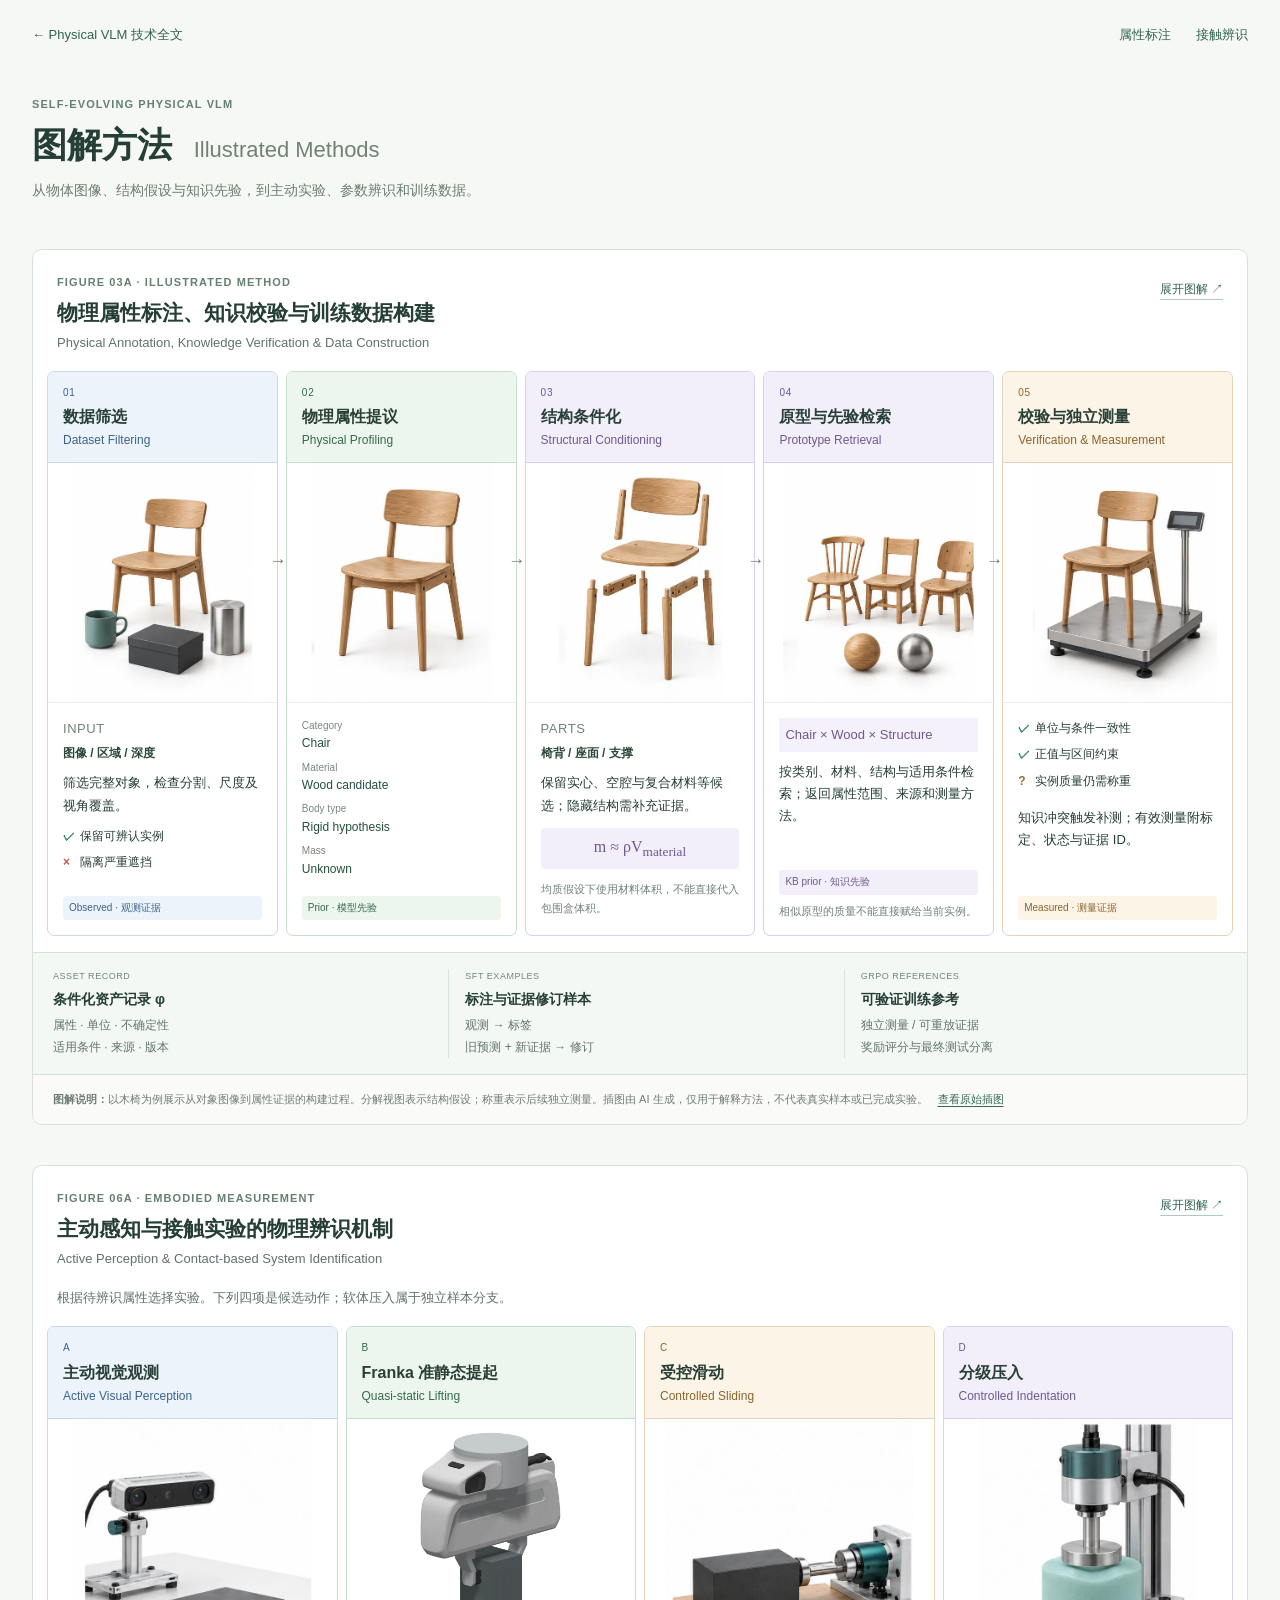
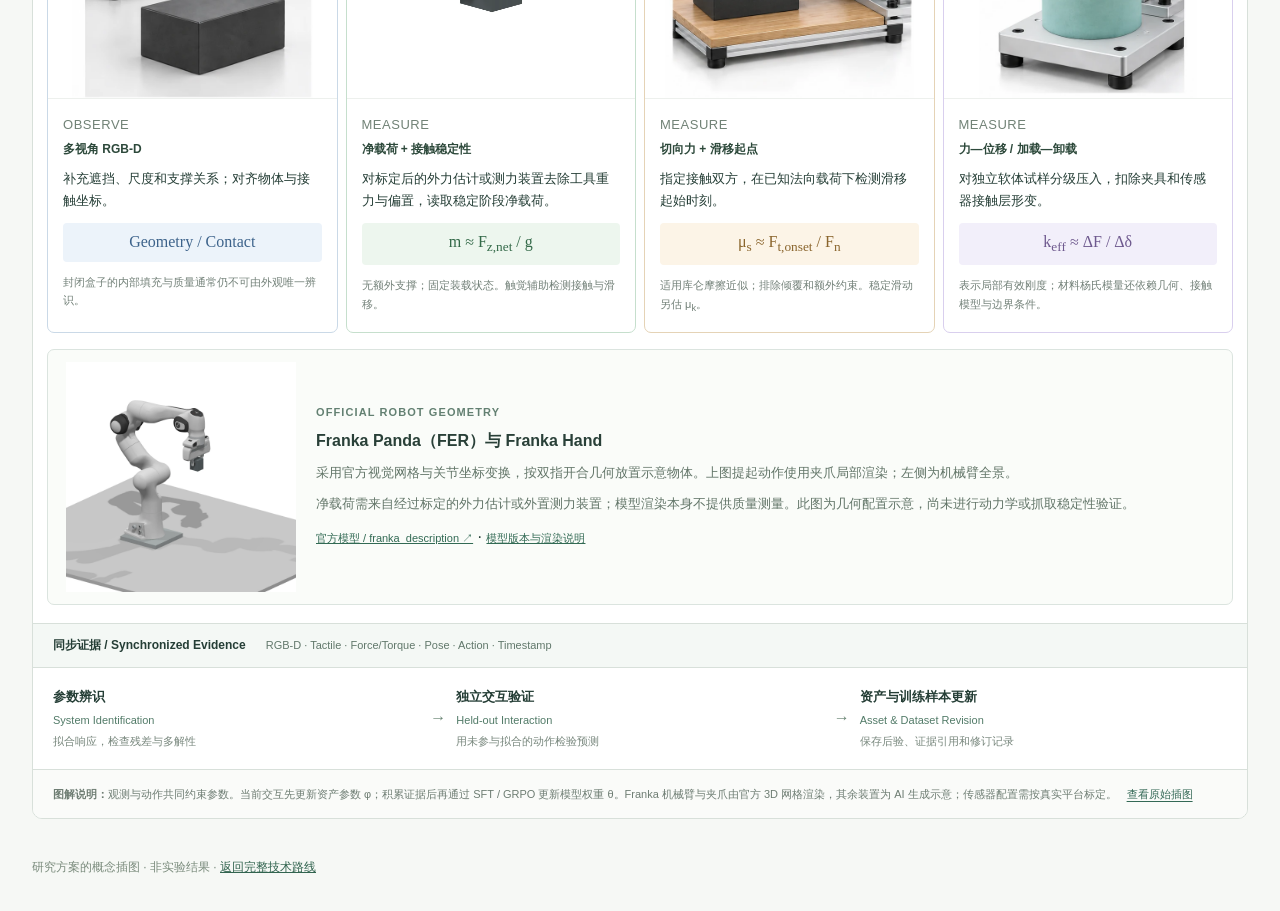
<file: docs/physical-vlm/illustrated-methods.html>
<!doctype html><html lang="zh-CN"><head><meta charset="utf-8"><meta name="viewport" content="width=device-width,initial-scale=1"><title>图解方法 · Physical VLM</title><meta name="description" content="物理属性自动标注、知识校验与主动接触辨识的图解方法"><link rel="stylesheet" href="illustrations.css?v=1"></head><body class="method-page"><header class="method-page-header"><a href="./">← Physical VLM 技术全文</a><nav aria-label="图解导航"><a href="#illustrated-annotation">属性标注</a><a href="#illustrated-identification">接触辨识</a></nav></header><main><div class="method-page-intro"><span class="method-kicker">SELF-EVOLVING PHYSICAL VLM</span><h1>图解方法 <span>Illustrated Methods</span></h1><p>从物体图像、结构假设与知识先验，到主动实验、参数辨识和训练数据。</p></div><figure class="illustrated-method" id="illustrated-annotation"><div class="method-title"><div><span class="method-kicker">FIGURE 03A · ILLUSTRATED METHOD</span><h3>物理属性标注、知识校验与训练数据构建<small>Physical Annotation, Knowledge Verification & Data Construction</small></h3></div><a class="method-expand" href="illustrated-methods.html#illustrated-annotation" target="_blank" rel="noopener noreferrer">展开图解 ↗</a></div><div class="method-grid method-grid-five"><div class="method-card tone-blue"><div class="method-card-head"><span class="method-number">01</span><h4>数据筛选<small>Dataset Filtering</small></h4></div><svg class="method-scene" viewBox="0 85 428 570" role="img" aria-label="椅子、杯子、封闭盒子与金属圆柱的对象候选" preserveAspectRatio="xMidYMid meet"><defs><clipPath id="method-crop-1"><rect x="0" y="85" width="428" height="570"/></clipPath></defs><g clip-path="url(#method-crop-1)"><image href="figures/illustrations/physical-property-scenes.webp" width="2139" height="735"/></g></svg><div class="method-card-body"><p class="method-field">INPUT <b>图像 / 区域 / 深度</b></p><p>筛选完整对象，检查分割、尺度及视角覆盖。</p><ul><li class="check">保留可辨认实例</li><li class="reject">隔离严重遮挡</li></ul><span class="evidence-tag">Observed · 观测证据</span></div></div><div class="method-card tone-green"><div class="method-card-head"><span class="method-number">02</span><h4>物理属性提议<small>Physical Profiling</small></h4></div><svg class="method-scene" viewBox="428 85 428 570" role="img" aria-label="木椅的可见外观，用于生成类别与材料候选" preserveAspectRatio="xMidYMid meet"><defs><clipPath id="method-crop-2"><rect x="428" y="85" width="428" height="570"/></clipPath></defs><g clip-path="url(#method-crop-2)"><image href="figures/illustrations/physical-property-scenes.webp" width="2139" height="735"/></g></svg><div class="method-card-body"><dl><dt>Category</dt><dd>Chair</dd><dt>Material</dt><dd>Wood candidate</dd><dt>Body type</dt><dd>Rigid hypothesis</dd><dt>Mass</dt><dd>Unknown</dd></dl><span class="evidence-tag">Prior · 模型先验</span></div></div><div class="method-card tone-violet"><div class="method-card-head"><span class="method-number">03</span><h4>结构条件化<small>Structural Conditioning</small></h4></div><svg class="method-scene" viewBox="835 85 390 570" role="img" aria-label="木椅部件的分解示意，表示待验证的结构假设" preserveAspectRatio="xMidYMid meet"><defs><clipPath id="method-crop-3"><rect x="835" y="85" width="390" height="570"/></clipPath></defs><g clip-path="url(#method-crop-3)"><image href="figures/illustrations/physical-property-scenes.webp" width="2139" height="735"/></g></svg><div class="method-card-body"><p class="method-field">PARTS <b>椅背 / 座面 / 支撑</b></p><p>保留实心、空腔与复合材料等候选；隐藏结构需补充证据。</p><div class="method-equation">m ≈ ρV<sub>material</sub></div><small>均质假设下使用材料体积，不能直接代入包围盒体积。</small></div></div><div class="method-card tone-violet"><div class="method-card-head"><span class="method-number">04</span><h4>原型与先验检索<small>Prototype Retrieval</small></h4></div><svg class="method-scene" viewBox="1210 85 454 570" role="img" aria-label="不同结构的木椅与材料球，表示知识库检索候选" preserveAspectRatio="xMidYMid meet"><defs><clipPath id="method-crop-4"><rect x="1210" y="85" width="454" height="570"/></clipPath></defs><g clip-path="url(#method-crop-4)"><image href="figures/illustrations/physical-property-scenes.webp" width="2139" height="735"/></g></svg><div class="method-card-body"><p class="method-query">Chair × Wood × Structure</p><p>按类别、材料、结构与适用条件检索；返回属性范围、来源和测量方法。</p><span class="evidence-tag">KB prior · 知识先验</span><small>相似原型的质量不能直接赋给当前实例。</small></div></div><div class="method-card tone-gold"><div class="method-card-head"><span class="method-number">05</span><h4>校验与独立测量<small>Verification & Measurement</small></h4></div><svg class="method-scene" viewBox="1664 85 475 570" role="img" aria-label="木椅放在平台秤上，表示独立质量测量" preserveAspectRatio="xMidYMid meet"><defs><clipPath id="method-crop-5"><rect x="1700" y="85" width="439" height="570"/></clipPath></defs><g clip-path="url(#method-crop-5)"><image href="figures/illustrations/physical-property-scenes.webp" width="2139" height="735"/></g></svg><div class="method-card-body"><ul><li class="check">单位与条件一致性</li><li class="check">正值与区间约束</li><li class="question">实例质量仍需称重</li></ul><p>知识冲突触发补测；有效测量附标定、状态与证据 ID。</p><span class="evidence-tag">Measured · 测量证据</span></div></div></div><div class="method-output"><div><span>ASSET RECORD</span><b>条件化资产记录 φ</b><p>属性 · 单位 · 不确定性<br>适用条件 · 来源 · 版本</p></div><div><span>SFT EXAMPLES</span><b>标注与证据修订样本</b><p>观测 → 标签<br>旧预测 + 新证据 → 修订</p></div><div><span>GRPO REFERENCES</span><b>可验证训练参考</b><p>独立测量 / 可重放证据<br>奖励评分与最终测试分离</p></div></div><figcaption><b>图解说明：</b>以木椅为例展示从对象图像到属性证据的构建过程。分解视图表示结构假设；称重表示后续独立测量。插图由 AI 生成，仅用于解释方法，不代表真实样本或已完成实验。<a href="figures/illustrations/physical-property-scenes.webp" target="_blank" rel="noopener noreferrer">查看原始插图</a></figcaption></figure><figure class="illustrated-method" id="illustrated-identification"><div class="method-title"><div><span class="method-kicker">FIGURE 06A · EMBODIED MEASUREMENT</span><h3>主动感知与接触实验的物理辨识机制<small>Active Perception & Contact-based System Identification</small></h3></div><a class="method-expand" href="illustrated-methods.html#illustrated-identification" target="_blank" rel="noopener noreferrer">展开图解 ↗</a></div><p class="method-intro">根据待辨识属性选择实验。下列四项是候选动作；软体压入属于独立样本分支。</p><div class="method-grid method-grid-four"><div class="method-card tone-blue"><div class="method-card-head"><span class="method-number">A</span><h4>主动视觉观测<small>Active Visual Perception</small></h4></div><svg class="method-scene" viewBox="0 35 560 650" role="img" aria-label="RGB-D 相机观察封闭盒子" preserveAspectRatio="xMidYMid meet"><defs><clipPath id="method-crop-6"><rect x="0" y="35" width="560" height="650"/></clipPath></defs><g clip-path="url(#method-crop-6)"><image href="figures/illustrations/active-measurement-scenes.webp" width="2172" height="724"/></g></svg><div class="method-card-body"><p class="method-field">OBSERVE <b>多视角 RGB-D</b></p><p>补充遮挡、尺度和支撑关系；对齐物体与接触坐标。</p><div class="method-equation">Geometry / Contact</div><small>封闭盒子的内部填充与质量通常仍不可由外观唯一辨识。</small></div></div><div class="method-card tone-green"><div class="method-card-head"><span class="method-number">B</span><h4>Franka 准静态提起<small>Quasi-static Lifting</small></h4></div><img class="method-scene franka-scene" src="figures/illustrations/franka-hand-lifting.webp" alt="Franka 官方双指夹爪网格夹持盒子的渲染局部" width="850" height="1100" loading="lazy"><div class="method-card-body"><p class="method-field">MEASURE <b>净载荷 + 接触稳定性</b></p><p>对标定后的外力估计或测力装置去除工具重力与偏置，读取稳定阶段净载荷。</p><div class="method-equation">m ≈ F<sub>z,net</sub> / g</div><small>无额外支撑；固定装载状态。触觉辅助检测接触与滑移。</small></div></div><div class="method-card tone-gold"><div class="method-card-head"><span class="method-number">C</span><h4>受控滑动<small>Controlled Sliding</small></h4></div><svg class="method-scene" viewBox="1045 25 595 670" role="img" aria-label="水平测力探头推动木板上的自由盒子" preserveAspectRatio="xMidYMid meet"><defs><clipPath id="method-crop-7"><rect x="1045" y="25" width="595" height="670"/></clipPath></defs><g clip-path="url(#method-crop-7)"><image href="figures/illustrations/active-measurement-scenes.webp" width="2172" height="724"/></g></svg><div class="method-card-body"><p class="method-field">MEASURE <b>切向力 + 滑移起点</b></p><p>指定接触双方，在已知法向载荷下检测滑移起始时刻。</p><div class="method-equation">μ<sub>s</sub> ≈ F<sub>t,onset</sub> / F<sub>n</sub></div><small>适用库仑摩擦近似；排除倾覆和额外约束。稳定滑动另估 μ<sub>k</sub>。</small></div></div><div class="method-card tone-violet"><div class="method-card-head"><span class="method-number">D</span><h4>分级压入<small>Controlled Indentation</small></h4></div><svg class="method-scene" viewBox="1650 25 520 670" role="img" aria-label="压头对独立软体试样进行力位移测量" preserveAspectRatio="xMidYMid meet"><defs><clipPath id="method-crop-8"><rect x="1650" y="25" width="520" height="670"/></clipPath></defs><g clip-path="url(#method-crop-8)"><image href="figures/illustrations/active-measurement-scenes.webp" width="2172" height="724"/></g></svg><div class="method-card-body"><p class="method-field">MEASURE <b>力—位移 / 加载—卸载</b></p><p>对独立软体试样分级压入，扣除夹具和传感器接触层形变。</p><div class="method-equation">k<sub>eff</sub> ≈ ΔF / Δδ</div><small>表示局部有效刚度；材料杨氏模量还依赖几何、接触模型与边界条件。</small></div></div></div><div class="franka-model-note"><a href="figures/illustrations/franka-panda-lifting.webp" target="_blank" rel="noopener noreferrer"><img src="figures/illustrations/franka-panda-lifting.webp" alt="使用 Franka 官方 FER/Panda 视觉网格和关节变换渲染的完整机械臂" width="1200" height="1200" loading="lazy"></a><div><span class="method-kicker">OFFICIAL ROBOT GEOMETRY</span><h4>Franka Panda（FER）与 Franka Hand</h4><p>采用官方视觉网格与关节坐标变换，按双指开合几何放置示意物体。上图提起动作使用夹爪局部渲染；左侧为机械臂全景。</p><p>净载荷需来自经过标定的外力估计或外置测力装置；模型渲染本身不提供质量测量。此图为几何配置示意，尚未进行动力学或抓取稳定性验证。</p><a href="https://github.com/frankarobotics/franka_description" target="_blank" rel="noopener noreferrer">官方模型 / franka_description ↗</a> · <a href="figures/illustrations/source/README.md">模型版本与渲染说明</a></div></div><div class="method-evidence"><b>同步证据 / Synchronized Evidence</b><span>RGB-D · Tactile · Force/Torque · Pose · Action · Timestamp</span></div><div class="method-loop"><div><b>参数辨识</b><span>System Identification</span><small>拟合响应，检查残差与多解性</small></div><i aria-hidden="true">→</i><div><b>独立交互验证</b><span>Held-out Interaction</span><small>用未参与拟合的动作检验预测</small></div><i aria-hidden="true">→</i><div><b>资产与训练样本更新</b><span>Asset & Dataset Revision</span><small>保存后验、证据引用和修订记录</small></div></div><figcaption><b>图解说明：</b>观测与动作共同约束参数。当前交互先更新资产参数 φ；积累证据后再通过 SFT / GRPO 更新模型权重 θ。Franka 机械臂与夹爪由官方 3D 网格渲染，其余装置为 AI 生成示意；传感器配置需按真实平台标定。<a href="figures/illustrations/active-measurement-franka.svg" target="_blank" rel="noopener noreferrer">查看原始插图</a></figcaption></figure><p class="method-page-end">研究方案的概念插图 · 非实验结果 · <a href="./">返回完整技术路线</a></p></main></body></html>
</file>
<file: styles.css>
:root{--ink:#20302d;--muted:#65746f;--faint:#82918b;--accent:#286b5e;--accent-deep:#205449;--line:#dce3dc;--paper:#fbfcf9;--white:#fff;--wash:#f0f4ef;--mint:#e5efE8;--gold:#997740;--serif:Georgia,"Times New Roman","Songti SC","Noto Serif CJK SC",serif;--sans:Inter,-apple-system,BlinkMacSystemFont,"Segoe UI","PingFang SC","Microsoft YaHei",sans-serif;--mono:"SFMono-Regular",Consolas,"Liberation Mono",monospace}
*{box-sizing:border-box}html{scroll-behavior:smooth;scroll-padding-top:110px}body{margin:0;background:var(--paper);color:var(--ink);font-family:var(--sans);font-size:15px;line-height:1.85;-webkit-font-smoothing:antialiased}button,input{font:inherit}button,a,input{-webkit-tap-highlight-color:transparent}button{color:inherit;cursor:pointer}a{color:inherit;text-decoration:none}a:hover{color:var(--accent)}p{margin:0 0 16px;color:var(--muted)}h1,h2,h3,h4{line-height:1.45;margin:0 0 16px;font-weight:600;letter-spacing:-.025em}h3{font-size:21px}h4{font-size:16px}small{font-size:12px;line-height:1.75;color:var(--muted)}em{font-family:var(--serif);font-weight:400;color:var(--accent)}button:focus-visible,a:focus-visible,input:focus-visible,[tabindex="0"]:focus-visible{outline:3px solid #a3bbaa;outline-offset:4px}button:hover{border-color:#85a894}button[aria-pressed=true]{border-color:var(--accent)}button:disabled{opacity:.4;cursor:default}[hidden]{display:none!important}.sprite{position:absolute;width:0;height:0;overflow:hidden}.icon{width:24px;height:24px;fill:none;stroke:currentColor;stroke-width:1.5;stroke-linecap:round;stroke-linejoin:round;flex-shrink:0}.wrap{width:min(1180px,calc(100% - 96px));margin-inline:auto}.skip{position:fixed;top:-60px;left:20px;padding:8px 20px;background:var(--ink);color:#fff;z-index:100}.skip:focus{top:10px}.site-header{height:76px;padding:0 42px;display:flex;gap:24px;align-items:center;justify-content:space-between;border-bottom:1px solid var(--line);background:rgba(251,252,249,.96);position:sticky;top:0;z-index:20;backdrop-filter:blur(14px)}.brand{display:inline-flex;align-items:center;gap:11px;line-height:1.4;font-size:17px;font-weight:600;white-space:nowrap}.brand b{font-weight:500;color:var(--accent)}.brand-symbol{width:37px;height:37px;display:flex;justify-content:center;align-items:center;border:1px solid var(--accent);border-radius:50%;font-family:var(--serif);font-weight:400;font-size:16px;color:var(--accent)}.brand-symbol span{font-size:10px;align-self:flex-end;margin-bottom:7px}.site-header nav{display:flex;gap:24px;font-size:12px;color:var(--muted)}.site-header nav a{position:relative}.site-header nav a.active{color:var(--accent)}.site-header nav a.active:after{content:"";position:absolute;height:2px;background:var(--accent);bottom:-25px;left:0;right:0}.repo-link{font-size:12px}.hero{padding-top:62px;text-align:center;padding-bottom:60px}.kicker{font-family:var(--mono);font-size:10px;letter-spacing:.13em;font-weight:500;text-transform:uppercase;color:var(--accent);line-height:1.6;margin-bottom:12px}.hero-kicker{display:flex;gap:14px;align-items:center;justify-content:center}.status-dot{width:6px;height:6px;border-radius:50%;background:var(--accent)}.hero h1{font-family:var(--serif);font-size:clamp(58px,6.3vw,86px);line-height:.99;font-weight:400;letter-spacing:-.055em;margin:22px 0 25px}.hero h1 em{font-style:normal}.hero-title{font-size:25px;font-weight:500;letter-spacing:.025em;margin-bottom:18px}.hero-lede{font-size:15px;line-height:1.95;color:#6c7972}.hero-links{display:flex;gap:12px;justify-content:center;margin-top:26px}.btn{display:inline-flex;align-items:center;justify-content:center;gap:12px;border:1px solid #cad4cb;padding:9px 18px;border-radius:5px;font-size:12px;font-weight:500;background:transparent;line-height:1.7;transition:background .18s,color .18s,border-color .18s}.btn .icon{width:17px;height:17px}.btn:hover{background:var(--mint);border-color:#91ad9b}.btn.primary{background:var(--accent);border-color:var(--accent);color:#fff}.btn.primary:hover{background:var(--accent-deep)}.byline{font-size:11px;margin:20px 0 34px;color:var(--faint)}.byline span{padding:0 10px;color:#bdc7bd}.hero-map{display:grid;grid-template-columns:1fr 42px 1.15fr 42px 1fr;text-align:left;align-items:center;gap:0;border:1px solid var(--line);border-radius:8px;background:#fff;padding:23px 32px 0;position:relative}.hero-map-cell{display:flex;gap:18px;align-items:center;padding:12px 16px}.hero-map-cell>.icon{width:35px;height:35px;color:var(--accent);stroke-width:1.2}.hero-map-cell span{font:9px var(--mono);letter-spacing:.1em;color:var(--faint)}.hero-map-cell h3{font-size:17px;margin:5px 0 3px}.hero-map-cell p{font-size:11px;margin:0}.hero-map-cell.focus{background:var(--wash);border-radius:5px}.hero-connector{text-align:center;color:#9eafa3}.hero-connector .icon{width:25px}.hero-return{grid-column:1/-1;display:flex;gap:9px;justify-content:center;align-items:center;font-size:10px;color:#7d8e82;margin-top:19px;padding:11px;border-top:1px dashed #dbe3da}.hero-return .icon{width:14px;height:14px}.caption{font-size:11px;line-height:1.8;color:var(--faint);margin:15px 0}.center{text-align:center}.mobile-break{display:none}.reading-nav{border-top:1px solid var(--line);border-bottom:1px solid var(--line);background:var(--wash)}.reading-nav>.wrap{display:flex;gap:22px;align-items:center;min-height:54px;overflow-x:auto;white-space:nowrap;font-size:11px;color:var(--muted)}.reading-nav span{font:9px var(--mono);letter-spacing:.06em;color:var(--faint);margin-right:auto}.chapter{padding:85px 0;border-bottom:1px solid var(--line);scroll-margin-top:100px}.chapter:last-child{border-bottom:0}.section-intro{display:grid;grid-template-columns:44px 1fr;gap:24px;max-width:980px;margin-bottom:40px}.section-num{font:13px var(--mono);color:#8a9c8f;border-top:1px solid #90a598;padding-top:10px;margin-top:3px}.section-intro h2{font-size:36px;line-height:1.45;letter-spacing:-.035em;margin:8px 0 17px}.section-lede{font-size:15px;line-height:1.9;max-width:850px;margin:0}.editorial{display:grid;grid-template-columns:1.25fr 1fr;gap:55px;align-items:start;margin:30px 0}.editorial h3{font-size:23px}.statement{border-left:2px solid #98b5a4;padding:22px 0 20px 35px}.statement>span{font:10px var(--mono);letter-spacing:.1em;color:var(--faint)}.statement p{font-size:24px;line-height:1.7;color:var(--ink);margin:14px 0}.statement em{font-style:normal}.text-panel{padding:25px 25px 23px;min-width:0}.text-panel>.icon{color:var(--accent);width:29px;height:29px;margin-bottom:15px}.text-panel h3{font-size:16px;margin-bottom:10px}.text-panel p{font-size:13px;margin:0;line-height:1.9}.question-grid,.representation-row,.decision-grid,.outcomes{display:grid;grid-template-columns:repeat(3,1fr);margin:30px 0;border-top:1px solid var(--line);border-bottom:1px solid var(--line)}.question-grid .text-panel+.text-panel,.representation-row .text-panel+.text-panel,.outcomes .text-panel+.text-panel{border-left:1px solid var(--line)}.note{display:grid;grid-template-columns:145px 1fr;gap:20px;background:var(--wash);border-left:2px solid #88a48d;padding:21px 25px;margin-top:25px}.note>b{font-size:13px;color:var(--accent)}.note p{font-size:13px;margin:0}.architecture{border:1px solid #cdd8cc;background:#fff;border-radius:7px;overflow:hidden}.arch-header{display:flex;justify-content:space-between;align-items:center;padding:14px 22px;background:#f3f6f1;border-bottom:1px solid var(--line);font:10px var(--mono);letter-spacing:.06em;color:var(--muted)}.pill{display:inline-block;border:1px solid #d4ddd4;border-radius:20px;padding:3px 9px;background:#fbfcfa;font:10px var(--sans);color:var(--muted);letter-spacing:0;white-space:nowrap}.arch-foundation,.arch-loop{padding:21px 25px}.lane-title{display:flex;gap:20px;align-items:baseline;margin-bottom:16px}.lane-title b{font-size:13px;color:var(--accent)}.lane-title span{font-size:11px;color:var(--faint)}.foundation-nodes{display:grid;grid-template-columns:repeat(3,1fr);gap:18px}.arch-node{text-align:left;display:flex;flex-direction:column;gap:5px;border:1px solid #dae2d9;background:#fff;border-radius:5px;padding:16px 19px;position:relative;transition:background .15s,box-shadow .15s}.arch-node:hover{background:#f8faf6;box-shadow:0 3px 10px #25433108}.arch-node[aria-pressed=true]{background:#edf5ed;border-color:#6c977f;box-shadow:inset 0 0 0 1px #6c977f}.node-top{display:flex;justify-content:space-between;align-items:center;width:100%;margin-bottom:6px}.node-top .icon{color:var(--accent);width:25px;height:25px}.node-top small{font:10px var(--mono);color:#8ca290}.arch-node strong{font-size:15px;font-weight:500}.arch-node>span:not(.node-top){font-size:11px;color:var(--muted)}.arch-node code{font-size:9px;color:#819386;font-family:var(--mono);letter-spacing:-.025em}.arch-bridge{display:flex;justify-content:center;align-items:center;gap:8px;font-size:10px;color:#849487;padding-bottom:16px}.arch-bridge>.icon{height:15px;width:15px}.arch-loop{border-top:1px dashed #c7d6c6;border-bottom:1px dashed #c7d6c6;background:#f5f8f2}.loop-nodes{display:grid;grid-template-columns:repeat(4,1fr);gap:24px}.loop-nodes .arch-node:not(:last-child):after{content:"→";position:absolute;right:-21px;top:48%;font-size:15px;color:#91a58d}.loop-explanations{display:grid;grid-template-columns:1fr 1fr;gap:18px;margin-top:18px}.loop-explanations>div{display:flex;align-items:center;gap:8px;border:1px dashed #c5d3c2;border-radius:4px;padding:9px 12px;font-size:10px;color:#74826f}.loop-explanations .icon{width:16px;height:16px}.loop-explanations b{white-space:nowrap;font-weight:500;color:#4d704e}.arch-bottom{display:flex;gap:22px;justify-content:space-between;align-items:center;padding:17px 24px}.memory-node{display:flex;align-items:center;gap:13px;text-align:left;padding:10px 12px;border:1px solid transparent;background:none;border-radius:4px;flex:1}.memory-node[aria-pressed=true]{background:var(--wash)}.memory-node>.icon{color:var(--accent)}.memory-node b,.test-gate b{display:block;font-size:12px;font-weight:500}.memory-node small,.test-gate small{display:block;font-size:10px;color:var(--faint)}.return-label{display:flex;align-items:center;gap:6px;font-size:10px;color:var(--accent)}.return-label .icon{width:15px;height:15px}.test-gate{display:flex;gap:11px;align-items:center;padding:9px 0 9px 24px;border-left:1px solid var(--line);flex:1}.test-gate>.icon{width:20px;color:var(--gold)}.module-inspector{margin-top:16px;background:#edf3ed;border:1px solid #d5e0d5;border-radius:5px;padding:25px 28px}.inspector-heading{display:grid;grid-template-columns:1fr 1.7fr;column-gap:35px;align-items:start}.inspector-heading>.kicker{grid-column:1/-1;margin-bottom:7px}.inspector-heading h3{font-size:22px;margin:0}.inspector-heading>p:last-child{font-size:13px;margin:0}.inspector-columns{display:grid;grid-template-columns:1fr 1.3fr 1fr;gap:30px;border-top:1px solid #d4dfd2;margin-top:22px;padding-top:20px}.inspector-columns h4{font-size:11px;color:var(--accent);font-weight:600;letter-spacing:.03em}.inspector-columns p,.inspector-columns ol{font-size:12px;margin:0;color:var(--muted)}ol,ul{padding-left:18px}li{padding-left:2px;margin-bottom:7px}.roles-strip{display:grid;grid-template-columns:repeat(4,1fr);margin-top:25px}.roles-strip .text-panel{padding:20px}.roles-strip .text-panel+.text-panel{border-left:1px solid var(--line)}.roles-strip .text-panel>.icon{width:22px;height:22px;margin-bottom:9px}.roles-strip .text-panel h3{font-size:14px}.roles-strip .text-panel p{font-size:12px}.method-timeline{display:grid;grid-template-columns:1fr 1fr;gap:0 55px;margin-top:15px}.method-timeline article{display:flex;gap:20px;border-top:1px solid var(--line);padding:25px 0}.timeline-index{font:12px var(--mono);color:#a0b29f;padding-top:5px}.method-timeline h3{font-size:18px;margin-bottom:10px}.method-timeline p{font-size:13px;line-height:1.9}.method-timeline code{font:10px var(--mono);color:var(--accent);overflow-wrap:anywhere}.method-timeline .kicker{font-size:10px;display:block;margin-bottom:6px}.algorithm{display:grid;grid-template-columns:1fr 1.5fr;gap:35px;background:#e9f0e8;padding:30px;border-radius:5px;margin-top:22px;align-items:start}.algorithm>div{padding:12px 8px}.algorithm h3{font-size:26px;line-height:1.65}.algorithm p{font-size:13px}pre{margin:0;padding:24px 27px;background:#23352f;color:#d7e6da;border-radius:4px;font:11px/1.9 var(--mono);overflow:auto;tab-size:2}code{font-family:var(--mono)}.asset-tabs{display:grid;grid-template-columns:repeat(6,1fr);border:1px solid var(--line);border-radius:5px 5px 0 0;background:#fff;overflow:hidden}.asset-tabs button{display:flex;flex-direction:column;align-items:center;gap:8px;padding:25px 9px 20px;border:0;border-right:1px solid var(--line);border-bottom:2px solid transparent;background:none;transition:background .15s}.asset-tabs button:last-child{border-right:0}.asset-tabs button[aria-selected=true]{background:#e9f1e9;border-bottom-color:var(--accent)}.asset-tabs button:hover{background:#f0f5ed}.asset-tabs .icon{height:51px;width:51px;stroke-width:1.2;color:var(--accent);margin-bottom:5px}.asset-tabs b{font-size:13px;font-weight:500}.asset-tabs span{font-size:9px;color:var(--faint)}.asset-detail{display:grid;grid-template-columns:1fr 1.6fr;gap:40px;border:1px solid var(--line);border-top:0;border-radius:0 0 5px 5px;background:var(--wash);padding:26px 30px;min-height:240px}.asset-detail h3{font-size:26px;margin:10px 0}.asset-detail p{font-size:13px;line-height:1.9}.asset-detail dl{margin:0}.asset-detail dl>div{display:grid;grid-template-columns:50px 1fr;gap:15px;margin-bottom:14px}.asset-detail dt{font-size:11px;color:var(--accent)}.asset-detail dd{margin:0;font-size:12px;color:var(--muted)}.representation-row{margin-top:35px}.subheading{font-size:22px;margin:40px 0 20px}.table-scroll{overflow-x:auto;border-top:1px solid var(--line);border-bottom:1px solid var(--line);margin:20px 0}table{width:100%;border-collapse:collapse;font-size:12px;line-height:1.85;text-align:left;min-width:620px}th{padding:13px 20px;font-size:10px;font-weight:600;color:#57715e;background:#edf2eb;white-space:nowrap}td{padding:17px 20px;border-top:1px solid #e5eae2;color:var(--muted);vertical-align:top}td:first-child{font-weight:500;color:var(--ink);min-width:135px;width:19%}td a{color:var(--accent);text-decoration:underline;text-underline-offset:3px}.provenance{display:flex;align-items:center;gap:22px;flex-wrap:wrap;margin-top:26px}.provenance>.kicker{margin:0 5px 0 0}.provenance>div{font-size:10px;color:var(--faint)}.tag{font:10px var(--mono);display:inline-block;padding:3px 8px;border-radius:3px;margin-right:6px}.measured{background:#e4eee6;color:#43664e}.identified{background:#dfebec;color:#4a6d70}.effective{background:#efeadd;color:#8c784d}.assumed{background:#ebe9ee;color:#81758b}.equation-block{text-align:center;padding:35px 20px;border-top:1px solid var(--line);border-bottom:1px solid var(--line);background:#f0f5ef}.equation{font-family:var(--serif);font-size:39px;line-height:1.8;color:var(--accent);letter-spacing:-.02em;margin:8px 0 20px;overflow-wrap:anywhere}.equation sub{font-size:.5em;vertical-align:-.3em}.equation-block p{font-size:11px;line-height:2;margin:0}.equation.small{font-size:25px;line-height:1.9;margin:8px 0 20px}.three-col{display:grid;grid-template-columns:repeat(3,1fr);gap:30px}.numbered{margin-top:32px}.numbered article>span{display:block;font:italic 30px var(--serif);color:#99afa0;margin-bottom:10px}.numbered h3{font-size:17px}.numbered p{font-size:13px}.loss-layout{display:grid;grid-template-columns:1.5fr 1fr;gap:45px}.loss-layout p{font-size:13px}.loss-layout aside{background:var(--wash);padding:25px 28px;border-radius:4px}.loss-layout h4{font-size:15px}.active-experiment{display:grid;grid-template-columns:1fr 1.6fr;gap:55px;margin-top:35px;padding:32px;border:1px solid #cbd9cb;border-radius:5px;background:#edf4ec}.active-experiment>.icon,.active-experiment>div>.icon{width:29px;height:29px;color:var(--accent);display:block;margin-bottom:19px}.active-experiment h3{font-size:24px;line-height:1.7;margin:12px 0 0}.active-experiment p{font-size:13px}.active-experiment .caption{font-size:11px}.research-workspace{background:#fff;border:1px solid var(--line);border-radius:7px;overflow:hidden}.workspace-bar{display:flex;justify-content:space-between;align-items:center;padding:20px 23px;border-bottom:1px solid var(--line);gap:20px}.workspace-bar>div{display:flex;align-items:center;gap:13px}.workspace-bar .icon{color:var(--accent);width:23px}.workspace-bar b{font-size:15px;font-weight:500}.workspace-bar>div>span{font:9px var(--mono);letter-spacing:.08em;color:var(--faint)}.workspace-tabs{display:flex;border-bottom:1px solid var(--line);padding:0 22px;gap:10px;background:#fbfcf9}.workspace-tabs button{border:0;border-bottom:2px solid transparent;background:transparent;padding:14px 20px;font-size:12px;color:var(--muted);display:flex;align-items:center;gap:9px}.workspace-tabs .icon{width:16px;height:16px}.workspace-tabs button[aria-selected=true]{color:var(--accent);border-color:var(--accent)}.workspace-tabs button:hover{background:var(--wash)}.lineage-controls{display:flex;justify-content:space-between;align-items:center;gap:12px;padding:13px 22px;border-bottom:1px solid #e6ece3;font-size:10px;color:var(--faint)}.lineage-controls>span{display:flex;align-items:center;gap:6px}.legend-dot{height:7px;width:7px;border-radius:50%;background:var(--accent);display:inline-block}.legend-dot.outline{border:1px solid #9bafa0;background:#fff;margin-left:10px}.legend-dash{height:1px;width:12px;border-top:1px dashed #91a18f;margin-left:10px}.lineage-controls>div{display:flex;gap:12px;align-items:center}.small-btn{background:#fff;border:1px solid var(--line);border-radius:4px;width:28px;height:27px;display:grid;place-items:center;padding:0;font-size:14px}.lineage-layout{display:grid;grid-template-columns:minmax(0,1fr) 295px}.graph-scroll{overflow-x:auto;align-self:stretch;background-image:linear-gradient(#eaf0e980 1px,transparent 1px),linear-gradient(90deg,#eaf0e980 1px,transparent 1px);background-size:22px 22px}.lineage-graph{height:400px;width:800px;min-width:800px;position:relative;margin:25px 12px}.graph-edges{position:absolute;inset:0;width:100%;height:100%;color:#96aa99}.graph-edges g>path{fill:none;stroke:#9aac9c;stroke-width:1;stroke-dasharray:4 4}.graph-edges text{font:8px var(--mono);letter-spacing:1px;fill:#87988b}.lineage-node{position:absolute;left:var(--x);top:var(--y);width:126px;height:94px;background:#fff;border:1px solid #cad7c7;border-radius:5px;text-align:left;padding:10px 12px;display:flex;flex-direction:column;gap:3px;box-shadow:0 2px 7px #23352f04}.lineage-node .icon{width:18px;height:18px;stroke-width:1.4;color:#7d967c;margin-bottom:3px}.lineage-node strong{font-size:11px;font-weight:500;line-height:1.5}.lineage-node small{font-size:8px;color:#8a998d;line-height:1.5}.lineage-node[aria-pressed=true]{background:#e4efe3;border:1px solid #69906c;box-shadow:0 0 0 3px #e6eee3}.lineage-node[aria-pressed=true] .icon{color:var(--accent)}.node-inspector{border-left:1px solid var(--line);padding:23px;background:#f4f7f1;min-height:450px}.node-inspector>.kicker{font-size:9px}.node-inspector h3{font-size:20px}.node-inspector dl{margin:0}.node-inspector dt{font-size:9px;letter-spacing:.06em;color:#547957;margin-bottom:5px}.node-inspector dd{font-size:11px;color:#6d7e6e;line-height:1.9;margin:0 0 17px}.node-inspector dl>div:last-child dd{margin:0}.workspace-content{padding:28px}.workspace-content .editorial{margin:0;grid-template-columns:1.15fr 1fr;gap:30px}.workspace-content p{font-size:13px}.spec-list{margin:23px 0 0}.spec-list>div{display:flex;gap:15px;border-top:1px solid var(--line);padding:9px 0;font-size:12px}.spec-list dt{min-width:36px;color:var(--accent)}.spec-list dd{margin:0;color:var(--muted)}.workspace-content .decision-grid{border:0;margin:0}.workspace-content .note{margin-top:15px}.case-overview{display:grid;grid-template-columns:260px 1fr;gap:50px;background:#edf3ed;border:1px solid #d9e3d7;border-radius:5px;padding:30px 40px;align-items:center}.case-object{display:flex;align-items:center;flex-direction:column;gap:8px;border-right:1px solid #d0decf;padding-right:35px}.case-object .icon{width:85px;height:85px;stroke-width:1;color:var(--accent)}.case-object span{font-size:17px}.case-object small{font-size:10px}.case-question h3{font-size:25px;margin:15px 0}.case-question p{font-size:13px;margin:0}.case-sequence{display:grid;grid-template-columns:repeat(3,1fr);margin:30px 0 35px;gap:35px}.case-sequence article{position:relative;padding:20px 10px}.case-sequence article:not(:last-child):after{content:"→";position:absolute;top:38px;right:-12px;color:#9baa99}.case-sequence .icon{width:33px;height:33px;color:var(--accent);display:block;margin-bottom:20px}.case-sequence span{font:10px var(--mono);letter-spacing:.08em;color:var(--faint);display:block;margin-bottom:9px}.case-sequence h3{font-size:18px}.case-sequence p{font-size:13px;margin:0}.case-tabs{display:grid;grid-template-columns:repeat(4,1fr);border:1px solid var(--line);border-bottom:0;background:#fff}.case-tabs button{padding:16px 10px;font-size:12px;border:0;border-bottom:2px solid transparent;background:transparent;color:var(--muted)}.case-tabs button[aria-selected=true]{background:#e6efe5;color:var(--accent);border-bottom-color:var(--accent)}.case-tabs button:hover{background:#f1f6ee}.case-panel{display:grid;grid-template-columns:1fr 1.2fr;gap:40px;border:1px solid var(--line);padding:30px;background:#f2f6ef;min-height:290px}.case-panel h3{font-size:24px;line-height:1.6}.case-panel p,.case-panel ol{font-size:13px;line-height:1.95}.case-panel h4{font-size:12px;color:var(--accent)}.case-panel ol{margin:0;padding-left:18px;color:var(--muted)}.case-gate{border-top:1px solid #d3dfcd;padding-top:15px;margin:20px 0 0!important;font-size:11px!important}.case-gate b{color:var(--accent)}.physics-block{display:grid;grid-template-columns:1.1fr 1fr;gap:40px;padding:30px;border-top:1px solid #cdd9c9;border-bottom:1px solid #cdd9c9;background:#eef4e9}.physics-block p{font-size:12px}.physics-block small{font-size:10px}.physics-block .equation{font-size:25px;line-height:2.1}.split-layout{display:grid;grid-template-columns:repeat(3,1fr);border:1px solid var(--line);border-radius:5px;overflow:hidden;background:#fff}.split-layout>div{padding:25px}.split-layout>div+div{border-left:1px solid var(--line)}.split-layout>div:last-child{background:#e9f1e7}.split-label{font:10px var(--mono);color:var(--accent);letter-spacing:.09em}.split-layout h3{margin:15px 0 10px;font-size:20px}.split-layout p{font-size:13px;margin:0}.ablation-grid{display:grid;grid-template-columns:repeat(3,1fr);gap:25px}.ablation-grid article{border-top:1px solid #a7b8a4;padding:22px 0}.ablation-grid h4{font-size:18px;margin:12px 0}.ablation-grid ul{font-size:13px;color:var(--muted);line-height:1.85;margin:0;padding-left:16px}.outcomes{background:#f0f4ed}.roadmap{display:grid;grid-template-columns:repeat(4,1fr);margin-top:20px;border-top:1px solid var(--line);border-bottom:1px solid var(--line)}.roadmap article{padding:24px 22px}.roadmap article+article{border-left:1px solid var(--line)}.roadmap article>span{font:10px var(--mono);color:#7c937d;letter-spacing:.04em}.roadmap h3{font-size:17px;margin:17px 0 12px}.roadmap p{font-size:12px;margin-bottom:20px}.roadmap p:last-child{margin-bottom:0}.roadmap b{font-size:10px;font-weight:500;color:var(--accent);display:block;margin-bottom:6px}.technical{border-bottom:1px solid var(--line);margin:5px 0}.technical summary{display:flex;justify-content:space-between;align-items:center;gap:15px;cursor:pointer;list-style:none;padding:23px 0;font-size:14px}.technical summary::-webkit-details-marker{display:none}.technical summary .icon{width:16px;height:16px;color:#718d73;transition:transform .2s}.technical[open] summary .icon{transform:rotate(45deg)}.details-content{padding-bottom:25px}.details-content p{font-size:13px}.details-content>.table-scroll{margin:0}.closing-statement{text-align:center;padding-top:75px}.closing-statement h3{font-size:31px;line-height:1.7;margin:15px 0}.closing-statement h3 em{font-family:var(--sans);font-style:normal;font-weight:500}.closing-statement p{font-size:12px;margin-bottom:24px}.reference-heading{display:flex;justify-content:space-between;align-items:center;margin:50px 0 25px;gap:20px}.reference-heading h3{margin:0}.reference-heading>div{display:flex;gap:20px;align-items:center}.reference-heading span{font-size:11px;color:var(--faint)}.reference-search{display:flex;align-items:center;gap:12px;border:1px solid var(--line);padding:12px 16px;border-radius:5px;background:#fff;max-width:520px}.reference-search .icon{width:18px;height:18px;color:#7c917d}.reference-search input{border:0;background:transparent;color:var(--ink);width:100%;font-size:12px;outline:none;min-width:0}.reference-search:focus-within{outline:2px solid #a5bba5;outline-offset:2px}.reference-group{border-bottom:1px solid var(--line)}.reference-group summary{list-style:none;cursor:pointer;display:flex;justify-content:space-between;align-items:center;gap:18px;padding:23px 0;font-size:14px;font-weight:500}.reference-group summary::-webkit-details-marker{display:none}.reference-group summary>span{font-size:10px;color:var(--faint);font-weight:400;white-space:nowrap}.reference-group ol{list-style-position:outside;padding-left:27px;margin:0 0 20px;display:grid;grid-template-columns:1fr 1fr;gap:10px 45px}.reference-group li{padding:14px 12px 14px 5px;border-top:1px solid #e5eae1;font-size:11px;color:var(--faint);break-inside:avoid}.ref-title{font-size:13px;font-weight:500;line-height:1.75;color:#33473a}.ref-links{display:flex;gap:15px;flex-wrap:wrap;margin-top:10px}.ref-links a{font-size:10px;text-decoration:underline;text-underline-offset:3px;color:var(--accent)}.ref-note{font-size:10px;color:#988367;margin:8px 0 0}footer{border-top:1px solid var(--line);padding:35px 0;background:#edf2eb}footer>.wrap{display:flex;justify-content:space-between;align-items:center;gap:30px}footer p{margin:0;font-size:10px;line-height:1.9}footer .brand{font-family:var(--serif);font-weight:400;font-size:18px;gap:5px}footer a:last-child{font-size:11px}#back-top{position:fixed;bottom:23px;right:23px;border:1px solid #d5e0d0;border-radius:50%;width:36px;height:36px;background:#fbfcf8eb;color:var(--accent);font-size:18px;opacity:0;pointer-events:none;transition:opacity .2s;z-index:15}#back-top.visible{opacity:1;pointer-events:auto}
@media(min-width:1450px){.wrap{width:min(1220px,calc(100% - 160px))}.lineage-layout{grid-template-columns:minmax(0,1fr) 300px}.lineage-graph{margin-inline:20px}.hero{padding-top:80px}}
@media(max-width:1100px){.site-header{padding:0 25px}.site-header nav{gap:16px}.brand{font-size:14px}.wrap{width:calc(100% - 60px)}.hero-map{padding:20px 16px 0}.hero-map-cell{gap:12px;padding:12px 10px}.hero-map-cell h3{font-size:15px}.hero-map-cell p{font-size:10px}.loop-nodes{gap:15px}.loop-nodes .arch-node{padding:14px}.loop-nodes .arch-node:not(:last-child):after{right:-14px;font-size:12px}.arch-node code{font-size:8px}.arch-bottom{gap:12px;padding:13px 15px}.return-label{font-size:9px}.loop-explanations>div{flex-wrap:wrap}.loop-explanations>div>span{width:100%;padding-left:22px}.editorial{gap:30px}.lineage-layout{grid-template-columns:1fr}.node-inspector{border-left:0;border-top:1px solid var(--line);min-height:0;padding:24px}.node-inspector dl{display:grid;grid-template-columns:repeat(4,1fr);gap:25px}.node-inspector dd{font-size:12px}.lineage-graph{margin:20px auto;width:800px}.roles-strip .text-panel{padding:16px}.physics-block .equation{font-size:22px}.case-overview{grid-template-columns:190px 1fr;gap:30px}.reading-nav>.wrap{gap:19px}.reading-nav span{display:none}}
@media(max-width:800px){.site-header{height:auto;min-height:68px;padding:13px 22px;flex-wrap:wrap;gap:10px}.site-header nav{order:3;width:100%;justify-content:space-between;gap:12px;font-size:10px;overflow:auto;white-space:nowrap;padding-top:7px}.site-header nav a.active:after{bottom:-4px}.site-header .brand{font-size:15px}.brand-symbol{height:32px;width:32px}.site-header .repo-link{font-size:11px}.wrap{width:calc(100% - 44px)}html{scroll-padding-top:135px}.chapter{scroll-margin-top:130px;padding:65px 0}.hero{padding-top:42px}.hero h1{font-size:67px}.hero-title{font-size:22px}.hero-lede{font-size:13px}.hero-map{grid-template-columns:1fr 25px 1.15fr 25px 1fr;padding:16px 7px 0}.hero-map-cell{display:block;padding:10px 7px;text-align:center}.hero-map-cell .icon{width:28px;height:28px}.hero-map-cell h3{font-size:13px}.hero-map-cell span{font-size:7px}.hero-map-cell p{font-size:8px}.hero-return{font-size:9px}.hero-connector .icon{width:17px}.section-intro{grid-template-columns:30px 1fr;gap:16px;margin-bottom:30px}.section-intro h2{font-size:30px}.section-lede{font-size:14px}.editorial{grid-template-columns:1fr;gap:15px}.statement{padding:15px 0 15px 25px}.statement p{font-size:22px}.question-grid,.representation-row,.outcomes{gap:0}.text-panel{padding:22px 17px}.text-panel h3{font-size:14px}.text-panel p{font-size:12px}.note{grid-template-columns:1fr;gap:8px;padding:18px 22px}.arch-foundation,.arch-loop{padding:19px}.loop-nodes{grid-template-columns:1fr 1fr;gap:16px}.loop-nodes .arch-node:not(:last-child):after{display:none}.loop-nodes .arch-node:nth-child(1):after,.loop-nodes .arch-node:nth-child(3):after{display:block}.loop-nodes .arch-node code{font-size:10px}.arch-node{padding:13px}.arch-node strong{font-size:13px}.arch-node>span:not(.node-top){font-size:10px}.arch-node code{font-size:8px}.foundation-nodes{gap:10px}.arch-bottom{flex-wrap:wrap}.memory-node{flex:1 1 55%}.return-label{flex:1 1 30%}.test-gate{flex-basis:100%;border:0;border-top:1px solid var(--line);padding:15px 10px 4px}.module-inspector{padding:23px}.inspector-heading{grid-template-columns:1fr;gap:10px}.inspector-heading>.kicker{margin:0}.inspector-columns{grid-template-columns:1fr 1.4fr}.inspector-columns>div:last-child{grid-column:1/-1}.roles-strip{grid-template-columns:repeat(2,1fr)}.roles-strip .text-panel:nth-child(3){border-left:0}.roles-strip .text-panel:nth-child(n+3){border-top:1px solid var(--line)}.method-timeline{gap:0 25px}.method-timeline article{gap:12px}.method-timeline h3{font-size:16px}.method-timeline code{font-size:9px}.algorithm{grid-template-columns:1fr;padding:22px;gap:15px}.algorithm>div{padding:0}.algorithm h3{font-size:25px}.algorithm h3 br{display:none}.asset-tabs{grid-template-columns:repeat(3,1fr)}.asset-tabs button:nth-child(3){border-right:0}.asset-tabs button:nth-child(n+4){border-top:1px solid var(--line)}.asset-detail{grid-template-columns:1fr;gap:5px;padding:25px}.asset-tabs .icon{width:43px;height:43px}.provenance{gap:12px}.provenance>.kicker{width:100%}.three-col{gap:22px}.numbered h3{font-size:16px}.numbered p{font-size:12px}.loss-layout{grid-template-columns:1fr;gap:15px}.active-experiment{grid-template-columns:1fr;gap:20px;padding:25px}.active-experiment h3{font-size:23px}.active-experiment h3 br{display:none}.active-experiment .equation{font-size:22px}.workspace-bar{padding:18px;flex-wrap:wrap;gap:10px}.workspace-bar>div>span{display:none}.workspace-content .editorial{grid-template-columns:1fr}.node-inspector dl{grid-template-columns:1fr 1fr;gap:15px 25px}.case-overview{grid-template-columns:150px 1fr;padding:25px;gap:25px}.case-object{padding-right:23px}.case-object small{font-size:8px}.case-question h3{font-size:22px}.case-tabs button{font-size:11px;padding:15px 5px}.case-panel{grid-template-columns:1fr;gap:15px;padding:25px}.physics-block{grid-template-columns:1fr;gap:15px;padding:25px}.physics-block .equation{font-size:26px}.case-sequence{gap:20px}.case-sequence h3{font-size:16px}.case-sequence p{font-size:12px}.split-layout>div{padding:20px}.split-layout p{font-size:12px}.ablation-grid{gap:20px}.ablation-grid ul{font-size:12px}.roadmap{grid-template-columns:1fr 1fr}.roadmap article:nth-child(3){border-left:0}.roadmap article:nth-child(n+3){border-top:1px solid var(--line)}.closing-statement h3{font-size:26px}.reference-heading{align-items:flex-start}.reference-heading>div{display:block}.reference-heading span{display:block;margin-bottom:8px}.reference-group ol{gap:10px 25px}.reference-group summary{font-size:13px}footer>.wrap{flex-wrap:wrap;gap:20px}footer p{order:3;width:100%}}
@media(max-width:520px){.wrap{width:calc(100% - 36px)}.site-header{padding:11px 18px}.brand{gap:8px}.site-header .brand{font-size:13px}.site-header .repo-link{font-size:10px}.site-header nav{font-size:10px;gap:15px;justify-content:space-between}.hero{padding-top:34px;padding-bottom:40px}.hero h1{font-size:clamp(48px,12vw,63px);line-height:1.06}.hero-title{font-size:21px;line-height:1.7}.mobile-break{display:block}.desktop-break{display:none}.hero-kicker{font-size:8px;gap:9px}.hero-lede{font-size:12px;padding:0 5px}.hero-links{gap:9px}.hero-links .btn{font-size:11px;padding:9px 12px;gap:8px}.byline{font-size:9px;margin-bottom:25px}.byline span{padding:0 6px}.hero-map{grid-template-columns:1fr;padding:10px 16px 0}.hero-map-cell{display:flex;text-align:left;gap:17px;padding:12px 17px}.hero-map-cell h3{font-size:15px;margin:3px 0}.hero-map-cell .icon{width:29px;height:29px}.hero-map-cell span{font-size:8px}.hero-map-cell p{font-size:10px}.hero-connector{height:15px;line-height:15px}.hero-connector .icon{transform:rotate(90deg);width:15px;height:15px}.hero-return{font-size:8px;padding:10px 0;margin-top:10px;gap:6px}.caption{font-size:10px}.hero>.caption{padding:0 7px}.reading-nav>.wrap{font-size:10px;gap:20px;min-height:46px}.chapter{padding:48px 0}.section-intro{grid-template-columns:24px 1fr;gap:12px}.section-num{font-size:10px}.section-intro .kicker{font-size:8px}.section-intro h2{font-size:25px;line-height:1.55;letter-spacing:-.04em}.section-intro h2 br{display:none}.section-lede{font-size:12px;line-height:1.95}.editorial h3{font-size:20px}.editorial p{font-size:13px}.statement p{font-size:20px}.question-grid,.representation-row,.outcomes,.decision-grid{grid-template-columns:1fr}.text-panel{padding:23px 8px}.text-panel>.icon{float:left;margin:3px 15px 0 0;width:24px;height:24px}.text-panel h3{font-size:15px}.text-panel p{padding-left:39px}.question-grid .text-panel+.text-panel,.representation-row .text-panel+.text-panel,.outcomes .text-panel+.text-panel{border-left:0;border-top:1px solid var(--line)}.outcomes .text-panel{padding-inline:15px}.note p{font-size:12px}.arch-header{padding:12px;font-size:8px}.pill{font-size:8px}.arch-foundation,.arch-loop{padding:15px}.foundation-nodes{grid-template-columns:1fr;gap:9px}.foundation-nodes .arch-node{display:grid;grid-template-columns:28px 1fr;gap:2px 14px;padding:11px 14px}.foundation-nodes .node-top{grid-row:1/4;display:block;margin:0;padding-top:4px}.foundation-nodes .node-top small{display:none}.foundation-nodes code{font-size:9px}.foundation-nodes .arch-node strong{font-size:14px}.lane-title{gap:10px;margin-bottom:12px}.lane-title b{font-size:11px}.lane-title span{font-size:9px}.arch-bridge{padding:0 13px 12px;font-size:8px;line-height:1.6}.loop-nodes{gap:12px}.loop-nodes .arch-node{padding:11px}.loop-nodes .arch-node>span:not(.node-top){font-size:9px}.loop-nodes .arch-node code{font-size:8px;overflow-wrap:anywhere}.loop-nodes .arch-node strong{font-size:12px}.loop-nodes .arch-node:nth-child(1):after,.loop-nodes .arch-node:nth-child(3):after{right:-12px;font-size:10px}.loop-explanations{grid-template-columns:1fr;gap:8px}.loop-explanations>div{font-size:9px}.loop-explanations>div>span{width:auto;padding-left:0}.arch-bottom{padding:10px;gap:5px}.memory-node{flex-basis:100%;padding:8px}.return-label{padding:0 8px 9px}.test-gate{padding:12px 8px 5px}.module-inspector{padding:20px}.inspector-heading h3{font-size:20px}.inspector-heading>p:last-child{font-size:12px}.inspector-columns{grid-template-columns:1fr;gap:16px;padding-top:17px;margin-top:17px}.inspector-columns h4{margin-bottom:6px}.roles-strip .text-panel{padding:18px 10px}.roles-strip .text-panel .icon{float:none;margin:0 0 9px}.roles-strip .text-panel p{padding:0;font-size:11px}.roles-strip .text-panel h3{font-size:13px}.method-timeline{grid-template-columns:1fr}.method-timeline article{gap:18px;padding:23px 0}.method-timeline h3{font-size:18px}.algorithm{padding:19px}.algorithm h3{font-size:22px}.algorithm pre,pre{font-size:9px;padding:17px}.asset-tabs button{padding:20px 6px 16px}.asset-tabs .icon{width:37px;height:37px}.asset-tabs b{font-size:12px}.asset-tabs span{font-size:8px}.asset-detail{padding:21px}.asset-detail .kicker{font-size:9px}.asset-detail h3{font-size:22px}.asset-detail dl>div{grid-template-columns:34px 1fr;gap:12px}.asset-detail dd{font-size:11px}.subheading{font-size:20px;margin-top:33px}.table-scroll{margin:17px 0}td{padding:14px 16px}th{padding:12px 16px}.provenance{gap:12px 14px}.provenance>div{font-size:9px}.equation-block{padding:25px 12px}.equation{font-size:30px}.equation-block p{font-size:10px}.three-col{grid-template-columns:1fr;gap:20px}.numbered article{position:relative;padding-left:39px;border-bottom:1px solid var(--line);padding-bottom:12px}.numbered article>span{position:absolute;left:0;top:0;font-size:27px}.numbered h3{font-size:17px}.numbered p{font-size:12px}.equation.small{font-size:21px}.loss-layout aside{padding:20px}.active-experiment{padding:22px}.active-experiment .equation{font-size:19px}.active-experiment h3{font-size:21px}.active-experiment p{font-size:12px}.workspace-bar{padding:15px}.workspace-bar b{font-size:13px}.workspace-tabs{padding:0 8px;gap:0}.workspace-tabs button{font-size:10px;padding:13px 10px;gap:6px}.workspace-tabs .icon{width:13px;height:13px}.lineage-controls{padding:12px;gap:6px;font-size:8px}.lineage-controls>span{gap:4px}.legend-dot.outline,.legend-dash{margin-left:5px}.lineage-controls>div{gap:5px}.small-btn{width:24px;height:24px}.graph-scroll:before{content:"横向滑动查看全部研究分支 →";display:block;font-size:9px;padding:12px 16px 0;color:#8a9d8b}.node-inspector{padding:20px}.node-inspector dl{grid-template-columns:1fr;gap:0}.node-inspector dd{font-size:12px}.workspace-content{padding:20px}.workspace-content .decision-grid .text-panel{padding-inline:0}.workspace-content .note{padding:15px}.case-overview{grid-template-columns:1fr;padding:23px;gap:22px}.case-object{border-right:0;border-bottom:1px solid #d0decf;padding:0 0 20px;display:grid;grid-template-columns:60px 1fr;column-gap:18px;text-align:left}.case-object .icon{width:60px;height:60px;grid-row:1/3}.case-object small{font-size:10px}.case-object span{align-self:end}.case-question h3{font-size:23px}.case-sequence{grid-template-columns:1fr;gap:0;margin:15px 0 25px}.case-sequence article{padding:20px 5px 20px 48px;border-bottom:1px solid var(--line)}.case-sequence .icon{position:absolute;left:2px;top:23px;width:26px;height:26px}.case-sequence article:not(:last-child):after{display:none}.case-sequence h3{font-size:18px}.case-sequence span{font-size:9px}.case-tabs{grid-template-columns:1fr 1fr}.case-tabs button{font-size:11px}.case-panel{padding:21px}.case-panel h3{font-size:21px}.case-panel p,.case-panel ol{font-size:12px}.physics-block{padding:21px}.physics-block .equation{font-size:21px}.split-layout{grid-template-columns:1fr}.split-layout>div+div{border-left:0;border-top:1px solid var(--line)}.split-layout h3{font-size:19px;margin:10px 0}.ablation-grid{grid-template-columns:1fr;gap:0}.ablation-grid article{padding:22px 0}.ablation-grid h4{font-size:19px}.ablation-grid ul{font-size:13px}.roadmap{grid-template-columns:1fr}.roadmap article+article{border-left:0;border-top:1px solid var(--line)}.roadmap article{padding:23px 14px}.roadmap h3{font-size:19px}.roadmap p{font-size:13px}.technical summary{font-size:13px}.closing-statement{padding-top:48px}.closing-statement h3{font-size:23px}.closing-statement p{font-size:11px}.reference-heading{display:block;margin-top:35px}.reference-heading>div{display:flex;justify-content:space-between;align-items:center;margin-top:17px;gap:15px}.reference-heading span{margin:0;font-size:10px}.reference-heading .btn{padding:8px 12px;font-size:10px}.reference-group summary{font-size:12px;padding:20px 0}.reference-group summary>span{font-size:9px}.reference-group ol{grid-template-columns:1fr;gap:0}.ref-title{font-size:12px}.reference-search{padding:11px 13px}footer>.wrap{gap:20px}footer .brand{font-size:15px}footer a:last-child{font-size:10px}#back-top{right:13px;bottom:13px}}
@media(prefers-reduced-motion:reduce){html{scroll-behavior:auto}*,*:before,*:after{transition:none!important;animation:none!important}}
@media print{.site-header,.reading-nav,.hero-links,#back-top{display:none}.wrap{width:100%}.chapter{break-before:page;padding:25px 0}.hero{padding:20px 0}.hero h1{font-size:55px}body{background:white;color:black}.graph-scroll{overflow:visible}.lineage-layout{display:block}.lineage-graph{transform:scale(.8);transform-origin:left top}.reference-group{break-inside:avoid}.reference-group:not([open])>ol{display:block}}


/* v3 — editorial research notebook. SVG figures share this restrained palette. */
:root{--ink:#172b39;--muted:#63717a;--faint:#75828a;--accent:#227c79;--accent-deep:#185e5c;--line:#d8dedf;--paper:#fbfaf6;--wash:#f0f3f0;--mint:#e4eeea;--gold:#c25b37}
html{scroll-padding-top:100px}body{font-size:16px;line-height:1.85}.wrap{width:min(1160px,calc(100% - 96px))}p{color:var(--muted)}h2,h3{color:var(--ink)}.site-header{height:72px;background:rgba(251,250,246,.96);padding:0 40px;border-bottom-color:var(--line)}.brand{font-size:15px;gap:10px}.brand-symbol{border-radius:4px;width:32px;height:32px;border-color:var(--ink);color:var(--ink);font-size:14px}.brand-symbol span{font-size:9px;margin-bottom:6px}.brand b{color:var(--muted)}.site-header nav{gap:25px;font-size:12px}.site-header nav a.active:after{bottom:-26px;background:var(--gold)}.repo-link{font-family:var(--mono);font-size:11px}.hero{display:grid;grid-template-columns:1.03fr 1fr;gap:38px 50px;text-align:left;padding-top:72px;padding-bottom:38px;align-items:center}.hero-kicker{justify-content:flex-start;font-size:10px;gap:10px;letter-spacing:.07em;color:var(--muted)}.status-dot{background:var(--gold)}.hero h1{font-size:clamp(55px,5.3vw,76px);letter-spacing:-.055em;margin:27px 0 24px;line-height:1.02;color:var(--ink)}.hero h1 em{color:var(--ink);font-style:italic}.hero-title{font-size:30px;font-weight:500;line-height:1.5;letter-spacing:-.03em;margin-bottom:20px}.hero-lede{font-size:14px;line-height:1.9}.hero-links{justify-content:flex-start;margin-top:26px;gap:12px}.btn{border-radius:3px;padding:10px 16px;font-size:12px}.btn.primary{background:var(--ink);border-color:var(--ink)}.btn.primary:hover{background:var(--accent)}.byline{margin:24px 0 0;font-size:11px}.hero-figure{margin:0;align-self:center}.hero-figure img{width:100%;height:auto;display:block}.hero-figure figcaption{font-size:11px;line-height:1.8;margin:14px 0;color:var(--muted)}.proposal-note{grid-column:1/-1;display:grid;grid-template-columns:80px 1fr;align-items:baseline;gap:16px;border-top:1px solid var(--line);padding-top:24px;font-size:12px}.proposal-note>span{font-weight:600;color:var(--gold)}.proposal-note p{margin:0}.reading-nav{background:transparent}.reading-nav>.wrap{gap:24px;min-height:61px;font-size:11px}.reading-nav span{display:none}.chapter{padding:84px 0;scroll-margin-top:96px}.section-intro{grid-template-columns:40px 1fr;gap:25px;margin-bottom:36px;max-width:970px}.section-num{color:var(--gold);border-top-color:var(--gold);font-size:12px;padding-top:9px}.section-intro .kicker{color:var(--muted);font-size:10px;letter-spacing:.1em}.section-intro h2{font-size:34px;letter-spacing:-.04em;line-height:1.45;max-width:900px;margin:10px 0 16px}.section-lede{max-width:850px;font-size:15px}.statement{border-color:var(--gold)}.statement p{font-size:23px}.kicker{color:var(--accent)}.text-panel{padding:24px}.text-panel p{font-size:14px}.text-panel h3{font-size:17px}.note{background:#f2f3ee;border-color:#bcc4b9;grid-template-columns:155px 1fr}.note>b{color:var(--ink)}.note p{font-size:13px}.research-figure{margin:28px 0 16px;border:1px solid var(--line);background:var(--paper);border-radius:6px;overflow:hidden}.figure-top{padding:15px 22px;border-bottom:1px solid var(--line);display:flex;justify-content:space-between;gap:16px;align-items:center;font:10px var(--mono);letter-spacing:.06em;color:var(--muted)}.figure-top a{font-family:var(--sans);font-size:11px;letter-spacing:0;color:var(--accent);white-space:nowrap}.diagram-scroll{overflow-x:auto;overscroll-behavior-x:contain;scrollbar-width:thin}.diagram-scroll img{display:block;width:100%;height:auto}.research-figure figcaption{padding:17px 22px;border-top:1px solid var(--line);font-size:12px;line-height:1.9;color:var(--muted)}.research-figure figcaption b{color:var(--ink);font-weight:600}.mobile-diagram-hint{display:none}.module-details{border-bottom:1px solid var(--line);margin-top:20px}.module-details>summary{cursor:pointer;display:flex;justify-content:space-between;font-size:14px;list-style:none;padding:18px 0}.module-details>summary::-webkit-details-marker{display:none}.module-details[open]>summary>span{transform:rotate(45deg)}.module-picker{display:flex;gap:7px;flex-wrap:wrap;padding:10px 0}.module-picker button{border:1px solid var(--line);border-radius:3px;padding:9px 13px;background:transparent;font-size:12px}.module-picker button[aria-pressed=true]{background:var(--ink);color:white;border-color:var(--ink)}.module-inspector{border:0;background:#eef2ef;border-radius:4px;margin:6px 0 25px;padding:28px}.inspector-columns p,.inspector-columns ol{font-size:13px}.roles-strip .text-panel{padding:20px}.roles-strip .text-panel p{font-size:13px}.method-timeline p,.roadmap p{font-size:14px}.method-timeline code{font-size:11px}.asset-atlas,.research-workspace{box-shadow:none;border-radius:5px}.asset-detail{background:#eef2ef}.asset-tabs button[aria-selected=true]{background:#eef2ef;border-color:var(--accent)}.asset-detail dd{font-size:13px}.table-scroll{border-radius:3px}td{font-size:13px}th{font-size:11px;background:#eef1ed}.equation-block{background:#eff2ee;border-radius:4px}.active-experiment{background:#eef2ef;border-color:var(--line)}.workspace-bar{background:var(--ink);color:white;padding:18px 24px}.workspace-bar span{color:#bfd0ce}.workspace-bar .pill{background:transparent;border-color:#536774;color:#d1dddf;font-size:10px}.workspace-tabs{background:transparent}.workspace-tabs button{font-size:13px}.workspace-tabs button[aria-selected=true]{color:var(--accent);border-color:var(--accent)}.lineage-layout{display:block}.research-lanes{display:grid;grid-template-columns:repeat(4,minmax(0,1fr));gap:24px;padding:18px 25px 24px;background:#f5f6f2}.lane-label{display:block;font:11px var(--mono);color:var(--muted);margin:0 0 20px}.research-lane{position:relative}.research-lane:not(:last-child):after{content:'→';position:absolute;right:-20px;top:75px;color:#8b9b9c}.research-node{position:relative;display:block;width:100%;padding:17px 28px 17px 15px;margin-bottom:10px;border:1px solid #ced8d5;background:var(--paper);border-radius:4px;text-align:left}.research-node strong{display:block;font-size:14px;font-weight:500;line-height:1.5}.research-node small{display:block;font-size:10px;margin-top:6px}.research-node>span{position:absolute;right:12px;top:18px;color:var(--muted);font-size:12px}.research-node[aria-pressed=true]{background:var(--ink);border-color:var(--ink);color:white}.research-node[aria-pressed=true] small,.research-node[aria-pressed=true]>span{color:#c0d0d1}.research-node:hover{border-color:var(--accent)}.lineage-explanation{background:#f5f6f2;font-size:12px;padding:0 25px 20px;margin:0}.node-inspector{border:0;border-top:1px solid var(--line);background:transparent;padding:27px}.node-inspector h3{font-size:25px}.node-inspector dl{display:grid;grid-template-columns:repeat(2,minmax(0,1fr));gap:15px 35px}.node-inspector dl>div{padding:13px 0;border:0;border-top:1px solid var(--line)}.node-inspector dd{font-size:13px}.node-inspector dt{font-size:11px;color:var(--accent);margin-bottom:8px}.case-opening{display:grid;grid-template-columns:1fr 1fr;gap:56px;padding:20px 0 12px;align-items:center}.case-big-question{font-size:29px;line-height:1.55;color:var(--ink);font-family:var(--serif);letter-spacing:-.02em}.case-opening>p:last-child{font-size:15px;line-height:1.95}.case-opening strong{color:var(--ink);font-weight:500}.pipette-figure{border-top:3px solid var(--gold)}.case-reading{display:flex;align-items:baseline;gap:25px;margin:40px 0 17px}.case-reading>span{white-space:nowrap;color:var(--gold);font-size:12px;font-weight:600}.case-reading p{font-size:13px;margin:0}.case-tabs{background:transparent;border-color:var(--line)}.case-tabs button{padding:17px 12px;font-size:13px;border-radius:0}.case-tabs button[aria-selected=true]{background:var(--ink);color:white;border-color:var(--ink)}.case-panel{background:#f1f3ef;border:1px solid var(--line);border-top:0;border-radius:0 0 4px 4px;padding:30px;gap:40px}.case-panel p,.case-panel ol{font-size:14px}.case-gate{border-color:#c3d2ca}.physics-block{border-radius:4px;background:#f1f3ef}.physics-block p{font-size:13px}.roadmap{border-radius:0}.roadmap article>span{color:var(--gold)}.closing-statement{padding:65px 0 10px}.closing-statement h3{font-size:35px}.reference-group ol{column-gap:45px}.ref-title{font-size:13px}.technical summary{font-size:14px}footer{background:#f0f2ed}.pill{font-size:10px}.caption{font-size:12px}
@media(min-width:1440px){.wrap{width:1160px}.hero{padding-top:95px;padding-bottom:45px}.hero h1{font-size:79px}.chapter{padding:96px 0}}
@media(max-width:1000px){.wrap{width:calc(100% - 56px)}.site-header{padding:0 26px}.site-header nav{gap:15px}.site-header nav a{font-size:11px}.hero{gap:25px;grid-template-columns:1fr 1fr;padding-top:52px}.hero h1{font-size:54px}.hero-title{font-size:25px}.hero-lede{font-size:13px}.hero-links{gap:8px}.btn{padding:9px 13px}.research-lanes{gap:16px;padding:18px}.research-lane:not(:last-child):after{right:-15px}.research-node{padding-left:12px}.research-node strong{font-size:13px}.research-node small{font-size:9px}.case-opening{gap:32px}.diagram-scroll img{min-width:800px}}
@media(max-width:760px){html{scroll-padding-top:120px}.wrap{width:calc(100% - 40px)}.site-header{height:auto;min-height:88px;display:grid;grid-template-columns:1fr auto;gap:12px;padding:14px 20px 12px}.site-header nav{grid-column:1/-1;grid-row:2;display:flex;justify-content:space-between;gap:15px;overflow-x:auto;white-space:nowrap}.site-header nav a{font-size:11px}.site-header nav a.active:after{bottom:-5px}.brand{font-size:13px}.brand-symbol{width:28px;height:28px}.repo-link{font-size:10px;grid-row:1;grid-column:2}.hero{grid-template-columns:1fr;gap:24px;padding-top:42px;padding-bottom:28px}.hero h1{font-size:clamp(51px,11vw,76px);margin:24px 0}.hero-title{font-size:28px}.hero-lede{font-size:14px}.hero-links{margin-top:23px}.byline{font-size:10px;margin-top:20px}.hero-figure{max-width:580px;width:100%;margin:auto}.hero-figure figcaption{font-size:11px;margin-bottom:0}.proposal-note{grid-template-columns:1fr;gap:7px;font-size:12px;padding-top:20px}.reading-nav>.wrap{min-height:49px;gap:22px}.chapter{padding:54px 0;scroll-margin-top:120px}.section-intro{grid-template-columns:25px 1fr;gap:13px;margin-bottom:26px}.section-intro .kicker{font-size:9px;letter-spacing:.05em}.section-intro h2{font-size:27px;line-height:1.5}.section-intro h2 br{display:none}.section-lede{font-size:14px}.section-num{font-size:11px}.diagram-scroll img{min-width:830px}.figure-top{padding:13px 15px;font-size:8px;letter-spacing:0}.figure-top a{font-size:10px}.research-figure figcaption{padding:15px;font-size:12px}.mobile-diagram-hint{display:block;font-size:11px;color:var(--accent)}.research-figure{margin-bottom:10px}.module-details>summary{font-size:13px}.module-picker{gap:6px}.module-picker button{font-size:11px;padding:8px 11px}.module-inspector{padding:20px}.inspector-heading{display:block}.inspector-heading h3{margin-bottom:10px}.inspector-columns{grid-template-columns:1fr;gap:16px}.roles-strip{grid-template-columns:1fr 1fr}.roles-strip .text-panel{padding:18px 12px}.roles-strip .text-panel:nth-child(3){border-left:0}.roles-strip .text-panel p{font-size:12px}.note{grid-template-columns:1fr;gap:10px;padding:20px}.text-panel p{font-size:13px}.text-panel h3{font-size:16px}.editorial{gap:25px}.statement p{font-size:22px}.asset-detail dd{font-size:13px}.asset-tabs b{font-size:13px}.asset-tabs span{font-size:9px}.method-timeline p{font-size:13px}.method-timeline code{font-size:10px}.workspace-bar{padding:17px;gap:10px}.workspace-bar>div>span{display:none}.workspace-bar .pill{font-size:9px}.workspace-tabs button{font-size:11px}.lineage-controls{padding:15px;font-size:9px;flex-wrap:wrap}.research-lanes{grid-template-columns:1fr 1fr;gap:20px 15px;padding:15px}.research-lane:after{display:none}.research-node{padding:14px 27px 14px 12px}.research-node strong{font-size:13px}.research-node small{font-size:10px;line-height:1.6}.lane-label{font-size:10px;margin-bottom:12px}.lineage-explanation{padding:0 15px 18px;font-size:11px}.node-inspector{padding:20px}.node-inspector h3{font-size:23px}.node-inspector dl{grid-template-columns:1fr;gap:3px}.node-inspector dd{font-size:13px}.case-opening{grid-template-columns:1fr;gap:8px;padding:4px 0}.case-big-question{font-size:28px;margin-bottom:8px}.case-opening>p:last-child{font-size:14px}.case-reading{display:block;margin:30px 0 17px}.case-reading p{font-size:12px;margin-top:9px}.case-tabs{grid-template-columns:1fr 1fr}.case-tabs button{font-size:12px;padding:15px 8px}.case-panel{padding:22px;gap:20px}.case-panel p,.case-panel ol{font-size:13px}.physics-block{padding:22px}.physics-block .equation{font-size:20px}.closing-statement h3{font-size:27px}.reference-heading>div{gap:12px}.caption{font-size:11px}.ref-title{font-size:13px}.reference-group summary{font-size:13px}.technical summary{font-size:13px}footer>.wrap{gap:20px}}
@media(prefers-reduced-motion:reduce){html{scroll-behavior:auto}}
@media print{.hero{display:block}.hero-figure{max-width:500px}.proposal-note{display:block}.research-figure{break-inside:avoid}.diagram-scroll{overflow:visible}.diagram-scroll img{min-width:0}.module-details{display:none}.research-lanes{grid-template-columns:repeat(4,1fr)}.mobile-diagram-hint{display:none}}
/* Offset anchors once: header clearance + section's own leading space. */
html{scroll-padding-top:76px}.chapter{scroll-margin-top:0}
@media(max-width:760px){html{scroll-padding-top:100px}.chapter{scroll-margin-top:0}}
@media(max-width:760px){.diagram-scroll img{min-width:0;width:100%;height:auto}.diagram-scroll picture{display:block}.research-figure .diagram-scroll{overflow:hidden}}

/* v4: tool contracts and explicit, pausable teaching animations. */
.tool-atlas,.flow-player,.pipette-player{margin:36px 0;scroll-margin-top:100px}
.tool-intro,.player-heading{display:flex;align-items:center;justify-content:space-between;gap:24px;margin-bottom:20px}
.tool-intro h3,.player-heading h3{font-size:26px;margin:0}.tool-intro .kicker,.player-heading .kicker{margin-bottom:8px}
.tool-scope{font-size:13px;max-width:900px}.tool-scope b{font-weight:500;color:var(--ink)}
.tool-catalog{display:grid;grid-template-columns:1fr 1fr;gap:0 30px;align-items:start;border-top:1px solid var(--line)}
.tool-group{border-bottom:1px solid var(--line);scroll-margin-top:100px}
.tool-group summary{display:flex;align-items:center;gap:15px;padding:20px 0;cursor:pointer;list-style:none}
.tool-group summary::-webkit-details-marker{display:none}.tool-index{font:11px var(--mono);color:var(--gold)}
.tool-group summary strong{display:block;font-size:16px;font-weight:500}.tool-group summary small{display:block;font-size:11px;margin-top:3px}
.tool-count{font-size:10px;white-space:nowrap;color:var(--muted);margin-left:auto}
.tool-group-content{padding:0 0 20px 30px}.tool-status{font-size:12px;color:var(--accent);margin-bottom:15px}
.tool-io{font-size:12px;margin:0}.tool-io>div{display:grid;grid-template-columns:32px 1fr;gap:10px;margin:10px 0}.tool-io dt{color:var(--muted)}.tool-io dd{margin:0}
.tool-group ul{padding:0;margin:20px 0 0;list-style:none}.tool-group li{border-top:1px solid var(--line);padding:14px 0 0;margin:13px 0 0}
.tool-group li>div{display:flex;align-items:baseline;gap:10px;flex-wrap:wrap}.tool-group code{font:12px/1.7 var(--mono);overflow-wrap:anywhere;color:var(--ink)}
.capability-tag{font-size:10px;border:1px solid var(--line);border-radius:3px;padding:0 5px;color:var(--muted);white-space:nowrap}
.tool-group li p{font-size:12px;margin:7px 0 0}.flow-player,.pipette-player{border:1px solid #bdcecb;border-radius:6px;background:#f4f6f2;padding:26px}
.demo-badge{border:1px solid #c7d4ce;border-radius:30px;padding:5px 10px;font-size:10px;color:var(--accent);white-space:nowrap}
.player-toolbar{display:flex;gap:8px;align-items:center;flex-wrap:wrap;border-top:1px solid var(--line);padding:17px 0}
.player-toolbar .btn{font-size:12px;padding:8px 13px}.player-toolbar .btn:disabled{opacity:.35}
.player-toolbar label{display:flex;align-items:center;gap:8px;font-size:11px;color:var(--muted);margin-left:10px}
.player-toolbar select{font:12px var(--sans);background:var(--paper);color:var(--ink);border:1px solid #bdcecb;border-radius:3px;padding:7px;max-width:100%}
.flow-track{display:grid;grid-template-columns:repeat(3,minmax(0,1fr));gap:13px 24px;padding:10px 0 22px}
.flow-step{position:relative;text-align:left;background:var(--paper);border:1px solid var(--line);padding:15px 18px 14px 42px;border-radius:4px;min-width:0}
.flow-step>span{position:absolute;left:14px;top:17px;font:10px var(--mono);color:var(--muted)}.flow-step strong{display:block;font-size:15px;font-weight:500}.flow-step small{display:block;font-size:10px;margin-top:4px;line-height:1.65}
.flow-step:not(:nth-child(3n)):after{content:'→';position:absolute;right:-20px;top:30px;color:var(--muted);font-size:14px}
.flow-step.is-complete{border-color:#a8c5bb;background:#edf3ed}.flow-step[aria-pressed=true]{background:var(--ink);color:white;border-color:var(--ink)}
.flow-step[aria-pressed=true]>span,.flow-step[aria-pressed=true] small{color:#c3d8d4}.flow-step:disabled{opacity:.35;cursor:default}
.flow-player.is-playing .flow-step[aria-pressed=true]{box-shadow:0 0 0 3px #227c7930}
.flow-readout{display:grid;grid-template-columns:1fr 1.2fr;gap:35px;border-top:1px solid var(--line);padding-top:23px;align-items:start}
.flow-readout h4{font-size:23px;line-height:1.5}.flow-readout p{font-size:13px}.flow-readout a{font-size:12px;color:var(--accent);text-decoration:underline;text-underline-offset:4px}.flow-state{font-size:11px!important;color:var(--accent)}
.tool-call{border-left:2px solid #94b6ac;padding:0 0 0 23px;min-width:0}.call-label{font:10px var(--mono);letter-spacing:.05em;color:var(--muted)}.tool-call>p{font-size:12px;margin:15px 0}
#flow-tools>div:not(.inner-loop){padding:9px 0;border-top:1px solid var(--line);display:flex;align-items:baseline;gap:8px;justify-content:space-between;flex-wrap:wrap}
#flow-tools code{font:12px/1.7 var(--mono);overflow-wrap:anywhere}#flow-tools>div>span{font-size:10px;color:var(--muted)}.tool-call>small{font-size:11px;display:block}
.inner-loop{display:grid;grid-template-columns:1fr 1fr;gap:6px;margin:12px 0}
.inner-loop span{border:1px solid var(--line);padding:5px 8px;font-size:11px;background:#fff}
.is-playing .inner-loop span{animation:tool-pulse 3.2s infinite}.is-playing .inner-loop span:nth-child(2){animation-delay:.8s}.is-playing .inner-loop span:nth-child(3){animation-delay:1.6s}.is-playing .inner-loop span:nth-child(4){animation-delay:2.4s}
@keyframes tool-pulse{0%,24%{background:#dcece3;border-color:var(--accent);color:var(--ink)}25%,100%{background:#fff;border-color:var(--line)}}
.motion-note{font-size:11px;margin:18px 0 0;padding-top:13px;border-top:1px solid var(--line);color:var(--muted)}
.pipette-player{border-top:3px solid var(--gold)}.pipette-live-layout{display:grid;grid-template-columns:1.1fr 1fr;align-items:center;gap:35px;border-top:1px solid var(--line);padding:22px 0}
#pipette-live-svg{display:block;width:100%;height:auto;background:var(--paper);border:1px solid var(--line);border-radius:4px}.live-label{font:12px var(--sans);fill:var(--muted)}
.motion-stage-picks{display:flex;gap:6px;margin-bottom:24px}.motion-stage-picks button{font-size:12px;padding:8px 12px;border:1px solid #cbd4ce;border-radius:3px;background:transparent}
.motion-stage-picks button[aria-pressed=true]{background:var(--ink);color:#fff;border-color:var(--ink)}.pipette-live-copy h4{font-size:24px}.pipette-live-copy p{font-size:14px}.pipette-live-copy dl{font-size:12px;margin:20px 0}.pipette-live-copy dl>div{padding:12px 0;border-top:1px solid var(--line)}.pipette-live-copy dt{color:var(--accent);font-size:10px;margin-bottom:6px}.pipette-live-copy dd{margin:0;overflow-wrap:anywhere}
.pipette-motion-status{font-size:11px!important;color:var(--accent)}.scrub-label{flex:1;min-width:200px}.scrub-label input{width:100%;min-width:60px;accent-color:var(--accent);cursor:pointer}.scrub-label{white-space:nowrap}#pipette-progress-label{font:11px var(--mono);min-width:34px}
.is-playing #live-flow-arrow{stroke-dasharray:6 5;animation:liquid-direction 1s linear infinite}@keyframes liquid-direction{to{stroke-dashoffset:-22}}
button:focus-visible,select:focus-visible,input:focus-visible,.tool-group summary:focus-visible{outline:3px solid #8db5a9;outline-offset:3px}
@media(max-width:900px){.player-toolbar label{margin-left:0}.flow-track{gap:10px 20px}.flow-step{padding:14px 12px 14px 35px}.flow-step>span{left:10px}.flow-step small{font-size:9px}.flow-step:not(:nth-child(3n)):after{right:-17px}.flow-readout{gap:22px}.tool-call{padding-left:18px}.pipette-live-layout{gap:22px}.motion-stage-picks{gap:5px}.motion-stage-picks button{padding:8px}.pipette-live-copy h4{font-size:22px}}
@media(max-width:760px){.flow-player,.pipette-player{padding:18px 15px;margin:28px 0}.tool-atlas{margin:32px 0}.tool-intro,.player-heading{display:block;margin-bottom:19px}.tool-intro h3,.player-heading h3{font-size:23px}.tool-intro>.btn{margin-top:14px}.demo-badge{display:inline-block;margin-top:15px}.tool-scope{font-size:12px}.tool-catalog{grid-template-columns:1fr;gap:0}.tool-group summary{gap:13px;padding:18px 0}.tool-group summary strong{font-size:15px}.tool-group-content{padding-left:25px}.tool-group code{font-size:11px}.tool-count{font-size:9px}.player-toolbar{gap:7px;padding:14px 0}.player-toolbar .btn{font-size:11px;padding:8px 10px}.player-toolbar label{font-size:10px;gap:6px}.player-toolbar select{font-size:11px}.flow-track{grid-template-columns:1fr;gap:15px;padding-top:7px}.flow-step{padding:10px 14px 10px 39px;display:grid;grid-template-columns:95px 1fr;align-items:center;gap:9px}.flow-step strong{font-size:13px}.flow-step small{font-size:10px;margin:0}.flow-step>span{top:15px;left:13px}.flow-step:not(:nth-child(3n)):after{content:none}.flow-step:not(:last-child):after{content:'↓';position:absolute;right:50%;top:auto;bottom:-17px;font-size:11px}.flow-readout{grid-template-columns:1fr;gap:23px;padding-top:20px}.flow-readout h4{font-size:22px}.flow-readout p{font-size:12px}.tool-call{padding-left:15px}#flow-tools code{font-size:11px}.motion-note{font-size:10px;line-height:1.85}.pipette-live-layout{grid-template-columns:1fr;gap:20px;padding:18px 0}.motion-stage-picks{margin-bottom:17px}.motion-stage-picks button{font-size:12px;padding:9px 13px}.pipette-live-copy h4{font-size:22px}.pipette-live-copy p{font-size:13px}.pipette-live-copy dl{font-size:12px}.scrub-label{order:3;flex-basis:calc(100% - 45px);min-width:0}#pipette-progress-label{order:4}.tool-atlas,.flow-player,.pipette-player,.tool-group{scroll-margin-top:115px}}
@media(prefers-reduced-motion:reduce){.is-playing .inner-loop span,.is-playing #live-flow-arrow{animation:none!important}}
@media print{.flow-player,.pipette-player{display:none!important}.tool-catalog{grid-template-columns:1fr}.tool-group-content{display:block}.tool-group{break-inside:avoid}}
/* Keep the active tool readout near the controls on a narrow screen. */
@media(max-width:760px){.flow-track{grid-template-columns:repeat(3,minmax(0,1fr));gap:9px;padding:8px 0 20px}.flow-step{display:block;padding:8px 3px 10px;text-align:center;min-height:59px}.flow-step>span{position:static;display:block;font-size:8px;margin-bottom:3px}.flow-step strong{font-size:11px;white-space:nowrap}.flow-step small{display:none}.flow-step:after,.flow-step:not(:last-child):after{display:none}}
</file>
<file: docs/physical-vlm/styles.css>
:root{--ink:#19332d;--muted:#5d6e68;--accent:#175f50;--deep:#124c40;--line:#dce5e0;--wash:#f1f6f3;--paper:#fff;--serif:Georgia,"Times New Roman","Songti SC","STSong",serif;--sans:Inter,-apple-system,BlinkMacSystemFont,"Segoe UI","PingFang SC","Microsoft YaHei",sans-serif;--mono:"SFMono-Regular",Consolas,monospace}*{box-sizing:border-box}html{scroll-behavior:smooth;scroll-padding-top:106px}body{margin:0;background:var(--paper);font:16px/1.95 var(--sans);color:var(--ink);-webkit-font-smoothing:antialiased}p{margin:0 0 20px;color:var(--muted)}a{color:inherit;text-decoration:none}a:hover{color:var(--accent)}h1,h2,h3,h4{margin:0 0 16px;line-height:1.5;letter-spacing:-.025em}h2{font-size:34px;font-weight:600}h3{font-size:21px;font-weight:600}h4{font-size:17px;font-weight:600}em{color:var(--accent);font-style:normal}strong{font-weight:600;color:var(--ink)}button{font:inherit;color:inherit;cursor:pointer}button:focus-visible,a:focus-visible,summary:focus-visible,[tabindex]:focus-visible{outline:3px solid #448975;outline-offset:5px}button:hover{border-color:var(--accent)}.sprite{position:absolute;width:0;height:0;overflow:hidden}.icon{width:26px;height:26px;fill:none;stroke:currentColor;stroke-width:1.5;stroke-linecap:round;stroke-linejoin:round;flex:none}.skip-link{position:fixed;top:-100px;left:20px;background:var(--ink);color:white;padding:8px 18px;z-index:100}.skip-link:focus{top:12px}.site-header{height:80px;padding:0 4vw;display:flex;align-items:center;justify-content:space-between;gap:24px;position:sticky;top:0;z-index:20;background:#ffffffef;backdrop-filter:blur(14px);border-bottom:1px solid var(--line)}.brand{display:flex;align-items:center;gap:12px;font-size:22px;font-family:var(--serif);white-space:nowrap}.brand b{color:var(--accent);font-weight:400}.brand-mark{font:22px var(--serif);height:36px;width:36px;border:1px solid var(--accent);border-radius:50%;display:grid;place-content:center;position:relative}.brand-mark span{position:absolute;bottom:2px;right:4px;font-size:13px;background:white}.site-header nav{display:flex;gap:28px;font-size:14px;color:var(--muted)}.github-link{border:1px solid var(--line);border-radius:30px;padding:5px 18px;font-size:14px}.hero{background:linear-gradient(180deg,#f4f8f6 0%,#fff 90%);border-bottom:1px solid var(--line)}.hero-inner{max-width:1180px;margin:auto;padding:40px 0 46px}.hero-meta{display:flex;justify-content:space-between;gap:20px;color:#687a72;font:13px/1.7 var(--mono);letter-spacing:.025em}.hero-eyebrow{margin:55px 0 18px;color:var(--accent);font:13px/1.8 var(--mono);letter-spacing:.15em}.hero h1{font-size:clamp(40px,5.2vw,68px);font-weight:500;line-height:1.42;letter-spacing:-.045em;margin-bottom:22px}.hero-description{font-size:18px;line-height:2.05;max-width:850px}.hero-actions{display:flex;align-items:center;gap:28px;margin:28px 0 45px}.button{display:inline-flex;align-items:center;justify-content:center;gap:10px;border:1px solid var(--line);padding:10px 20px;border-radius:6px;font-size:14px;white-space:nowrap;background:white}.button.primary{background:var(--accent);border-color:var(--accent);color:white}.button.primary:hover{background:var(--deep)}.text-link{font-size:14px;border-bottom:1px solid #91a99c;padding-bottom:3px}.hero-diagram{border:1px solid #cbded3;border-radius:10px;background:#fff;overflow:hidden}.hero-process{display:grid;grid-template-columns:repeat(3,1fr)}.hero-process>div{position:relative;padding:25px 28px 20px;display:grid;grid-template-columns:40px 1fr;column-gap:10px;border-right:1px solid var(--line)}.hero-process>div:last-child{border:0}.hero-process .icon{grid-row:1/3;color:var(--accent);margin-top:7px;width:31px;height:31px}.hero-process h3{font-size:20px;margin:0 0 3px}.hero-process p{font-size:14px;margin:0}.process-number{position:absolute;right:18px;top:13px;color:#779487;font:13px var(--mono)}.hero-outcomes{display:flex;justify-content:center;align-items:center;gap:30px;padding:13px 24px;background:var(--wash);font-size:15px;border-top:1px solid var(--line)}.hero-outcomes>span:first-child{color:var(--muted);font-size:13px}.hero-disclaimer{text-align:center;font-size:13px;margin:13px 0 0;color:#697e72}.article-layout{display:grid;grid-template-columns:196px minmax(0,1fr);gap:66px;max-width:1180px;margin:0 auto;padding:70px 0 0}.toc{position:sticky;top:115px;align-self:start;max-height:calc(100vh - 145px);overflow:auto}.eyebrow{font:12px/1.8 var(--mono);letter-spacing:.11em;color:var(--accent);margin:0 0 12px}.toc nav{display:flex;flex-direction:column;border-left:1px solid var(--line)}.toc nav a{display:flex;align-items:center;gap:12px;padding:7px 0 7px 15px;margin-left:-1px;border-left:2px solid transparent;color:var(--muted);font-size:14px;white-space:nowrap}.toc nav a span{font:12px var(--mono);color:#86988e}.toc nav a.active{color:var(--accent);border-color:var(--accent);background:linear-gradient(90deg,var(--wash),transparent)}.series-link{display:block;font-size:13px;border-top:1px solid var(--line);padding-top:20px;margin-top:25px;color:var(--accent)}.reading-status{font-size:12px;color:#75867c;margin-top:25px}.progress-track{height:3px;background:var(--wash);margin-top:10px}.progress-track>div{height:100%;width:0;background:var(--accent)}article#article{min-width:0}.chapter{padding-bottom:80px;margin-bottom:75px;border-bottom:1px solid var(--line);scroll-margin-top:105px}.chapter:last-child{border-bottom:0;margin-bottom:0}.section-head{display:flex;gap:25px;align-items:start;margin-bottom:32px}.section-number{font:45px/1.2 var(--serif);color:#a0b7a8;flex:none;padding-top:20px}.section-head>div{min-width:0}.section-head h2{margin-bottom:16px}.section-head .lede{font-size:17px;line-height:1.95;margin:0}.editorial{display:grid;grid-template-columns:1.45fr 1fr;gap:35px;align-items:start}.editorial>div p:last-child{margin-bottom:0}.pullquote{border-left:2px solid var(--accent);padding:18px 0 18px 28px;margin:10px 0}.pullquote>span{font:11px/1.6 var(--mono);letter-spacing:.08em;color:var(--muted)}.pullquote p{font-size:26px;line-height:1.9;margin:16px 0 0;font-family:var(--serif);color:var(--ink)}.deliverables{display:grid;grid-template-columns:1fr 1fr;gap:28px;margin:38px 0}.deliverables article{padding:25px 0;border-top:1px solid var(--line)}.deliverables .icon{color:var(--accent);display:block;margin-bottom:16px}.deliverables .eyebrow{display:block}.deliverables p{margin-bottom:0}.note{background:var(--wash);padding:22px 26px;margin:30px 0;border-left:3px solid #538f76;border-radius:0 6px 6px 0}.note>strong{display:block;font-size:15px;margin-bottom:7px}.note p{margin:0;font-size:15px;line-height:1.9}.two-columns{display:grid;grid-template-columns:1fr 1fr;gap:30px;margin:32px 0}.two-columns p:last-child{margin:0}.bordered>div{border-top:1px solid var(--line);padding-top:20px}details{border:1px solid var(--line);border-radius:6px;padding:0 22px;margin:24px 0;background:#fff}summary{padding:17px 0;cursor:pointer;font-size:15px;font-weight:500}details>div{padding:3px 0 12px}details p{font-size:15px}pre{background:#f4f6f5;color:#304e41;padding:22px;overflow:auto;font:13px/1.9 var(--mono);border-radius:5px;margin:4px 0 20px;tab-size:2}code{font-family:var(--mono)}.cite{color:var(--accent);font-size:13px;white-space:nowrap}.table-scroll{overflow-x:auto;margin:25px 0 32px;border:1px solid var(--line);border-radius:5px}table{width:100%;border-collapse:collapse;font-size:14px;line-height:1.85;min-width:580px}th{text-align:left;font-weight:600;padding:15px 17px;background:var(--wash);color:var(--ink);border-bottom:1px solid var(--line)}td{padding:15px 17px;vertical-align:top;border-bottom:1px solid var(--line);color:var(--muted)}td:first-child{font-weight:500;color:var(--ink);width:21%}tr:last-child td{border-bottom:0}h3:not(:first-child){scroll-margin-top:110px}.architecture{border:1px solid #ccdcd1;border-radius:8px;overflow:hidden;margin:30px 0}.panel-heading{padding:13px 20px;border-bottom:1px solid var(--line);display:flex;justify-content:space-between;align-items:center;gap:12px;font:12px/1.8 var(--mono);letter-spacing:.04em;color:var(--muted)}.badge{border:1px solid var(--line);border-radius:30px;padding:2px 10px;font:12px/1.6 var(--sans);letter-spacing:0;background:#fff;white-space:nowrap}.agent-strip{display:flex;align-items:center;gap:15px;padding:22px;background:var(--wash);border-bottom:1px solid var(--line)}.agent-strip>.icon{color:var(--accent)}.agent-strip>div{flex:1}.agent-strip strong{display:block;font-size:17px}.agent-strip span{display:block;font-size:13px;color:var(--muted);margin-top:2px}.agent-strip a{font-size:12px;color:var(--accent);text-decoration:underline;text-underline-offset:4px}.module-grid{display:grid;grid-template-columns:repeat(3,1fr);gap:12px;padding:20px;background:#fbfcfb}.module{display:flex;flex-direction:column;text-align:left;border:1px solid var(--line);border-radius:5px;padding:16px 15px;gap:5px;background:white;transition:background .16s,border-color .16s;min-width:0}.module[aria-pressed=true]{border-color:var(--accent);background:#eaf3ed;box-shadow:inset 0 0 0 1px var(--accent)}.module-top{display:flex;align-items:center;justify-content:space-between;width:100%;margin-bottom:7px;color:var(--accent)}.module-top small{font:12px var(--mono);color:var(--muted)}.module strong{font-size:16px;line-height:1.6}.module>span:not(.module-top){font-size:12px;color:var(--muted);line-height:1.8}.module code{font-size:11px;color:#466352;line-height:1.8;margin-top:4px;font-family:var(--sans)}.feedback-path{display:flex;gap:12px;align-items:center;padding:10px 22px;background:var(--wash);font-size:13px;border-top:1px solid var(--line);border-bottom:1px solid var(--line)}.feedback-path .icon{width:19px;height:19px;color:var(--accent)}.module-detail{padding:27px 24px;min-height:255px}.module-detail h3{font-size:21px}.detail-columns{display:grid;grid-template-columns:1fr 1.5fr 1.2fr;gap:22px;margin-top:20px}.detail-columns h4{font-size:13px;color:var(--accent);margin-bottom:6px}.detail-columns p{font-size:14px;line-height:1.85;margin:0}.three-clocks{display:grid;grid-template-columns:repeat(3,1fr);gap:24px;margin:33px 0 10px}.three-clocks article{border-top:2px solid #b5cabc;padding-top:15px}.three-clocks article>span{font-size:13px;color:var(--muted)}.three-clocks h3{font-size:20px;margin:10px 0}.three-clocks p{font-size:14px;margin:0}.caption{font-size:13px;line-height:1.8;color:#708177;margin:16px 0 25px}.evidence-ladder{display:grid;grid-template-columns:repeat(4,1fr);border:1px solid var(--line);border-radius:6px;margin:25px 0 10px;overflow:hidden}.evidence-ladder>div{padding:20px 12px;border-right:1px solid var(--line);display:flex;align-items:center;flex-direction:column;text-align:center}.evidence-ladder>div:last-child{border:0;background:var(--wash)}.evidence-ladder b{font:25px var(--serif);color:#88a593;margin-bottom:13px}.evidence-ladder strong{font-size:15px}.evidence-ladder span{font-size:12px;color:var(--muted);margin-top:4px}.numbered{counter-reset:step;list-style:none;margin:0;padding:0}.numbered li{position:relative;padding:5px 0 17px 49px;margin-bottom:13px}.numbered li:before{counter-increment:step;content:counter(step,decimal-leading-zero);position:absolute;left:0;top:7px;font:17px/1.7 var(--mono);color:var(--accent)}.numbered h3{font-size:21px}.numbered p{margin:0}.model-architecture{border:1px solid var(--line);border-radius:8px;overflow:hidden;margin:26px 0}.modality-inputs{display:grid;grid-template-columns:repeat(4,1fr);gap:0;padding:20px 12px}.modality-inputs>span{display:flex;flex-direction:column;align-items:center;gap:10px;font-size:14px;color:var(--accent)}.encoder-band{border-top:1px solid var(--line);border-bottom:1px solid var(--line);padding:12px 18px;text-align:center;font-size:13px;background:var(--wash)}.model-core{text-align:center;padding:22px}.model-core>span{font:11px/1.7 var(--mono);letter-spacing:.1em;color:var(--muted)}.model-core h3{font-size:26px;margin:10px 0}.model-core p{font-size:14px;margin:0}.equation{border-left:2px solid var(--accent);background:#fafcfb;padding:22px 25px;margin:25px 0 30px;overflow-x:auto}.equation>span{font-size:19px;letter-spacing:.01em;line-height:1.8;color:var(--deep);display:block}.equation small{display:block;font-size:13px;line-height:1.85;color:var(--muted);margin-top:12px}.probe-explorer{border:1px solid var(--line);border-radius:8px;margin:25px 0;overflow:hidden}.probe-buttons{display:grid;grid-template-columns:repeat(4,1fr);padding:16px;gap:12px;background:#fbfcfb}.probe-buttons button{display:flex;align-items:center;justify-content:center;gap:9px;font-size:14px;padding:12px 8px;background:white;border:1px solid var(--line);border-radius:5px}.probe-buttons button .icon{width:22px;height:22px}.probe-buttons button[aria-pressed=true]{color:white;background:var(--accent);border-color:var(--accent)}.probe-detail{padding:24px 25px 25px;min-height:275px;border-top:1px solid var(--line)}.probe-detail p{font-size:15px}.probe-detail .eyebrow{font-size:12px}.probe-result{display:flex;flex-wrap:wrap;gap:8px 20px;font-size:13px;padding-top:15px;border-top:1px solid var(--line);color:var(--accent)}.case-study{border:1px solid #bfd3c6;border-radius:8px;overflow:hidden;margin:30px 0}.case-top{display:flex;justify-content:space-between;gap:15px;align-items:center;padding:23px 25px;background:var(--wash)}.case-top h3{font-size:22px;margin:0}.case-top .eyebrow{font-size:11px}.step-tabs{display:flex;border-block:1px solid var(--line);overflow:auto;padding:0 15px;background:white}.step-tabs button{flex:1;white-space:nowrap;border:0;border-bottom:2px solid transparent;background:white;font-size:13px;padding:15px 12px;color:var(--muted)}.step-tabs button[aria-selected=true]{color:var(--accent);border-bottom-color:var(--accent);font-weight:600}#case-panel{display:grid;grid-template-columns:1.25fr 1fr;gap:26px;padding:28px 25px;min-height:350px}.case-copy h3{font-size:21px}.case-copy p,.case-copy li{font-size:14px}.case-copy ul{padding-left:20px;color:var(--muted);margin:15px 0 0}.case-record{border:1px solid var(--line);background:#f6f8f6;border-radius:5px;padding:17px;align-self:start;min-width:0}.case-record>span{font:11px/1.8 var(--mono);color:var(--muted)}.case-record pre{font-size:12px;line-height:2;padding:14px 0 0;background:transparent;margin:0;white-space:pre-wrap;overflow-wrap:anywhere}.research-cycle{display:grid;grid-template-columns:repeat(4,1fr);gap:17px;margin:30px 0}.research-cycle>div{border-top:2px solid #8aaa98;padding-top:15px}.research-cycle span{font:15px var(--mono);color:var(--accent);display:block;margin-bottom:10px}.research-cycle strong{font-size:15px}.research-cycle p{font-size:13px;margin-top:10px}.hypotheses{display:grid;grid-template-columns:repeat(3,1fr);gap:25px;margin:32px 0}.hypotheses article{border-top:1px solid var(--line);padding-top:18px}.hypotheses span{font-size:12px;color:var(--accent)}.hypotheses h3{font-size:19px;margin:13px 0}.hypotheses p{font-size:14px}.roadmap{display:grid;grid-template-columns:repeat(3,1fr);gap:22px;margin:30px 0 15px}.roadmap article{border-left:2px solid #acc9b6;padding-left:18px}.roadmap span{font-size:12px;color:var(--accent)}.roadmap h4{font-size:20px;margin:13px 0}.roadmap p{font-size:14px;margin:0}.references{list-style:none;padding:0;margin:20px 0;display:grid;grid-template-columns:1fr 1fr;column-gap:35px}.references li{display:flex;gap:17px;border-top:1px solid var(--line);padding:21px 0;scroll-margin-top:110px}.ref-number{font:13px/1.85 var(--mono);color:#8ba493;padding-top:2px}.references h3{font-size:17px;margin-bottom:6px}.references p{font-size:14px;margin-bottom:10px}.reference-links{display:flex;gap:20px;font-size:13px;color:var(--accent)}.reference-links a{border-bottom:1px solid #aec6b8}.download-box{display:flex;align-items:center;gap:18px;border:1px solid var(--line);border-radius:6px;padding:24px;margin:28px 0}.download-box>.icon{color:var(--accent)}.download-box>div{flex:1}.download-box h3{font-size:18px;margin-bottom:6px}.download-box p{font-size:14px;margin:0}.design-credit{font-size:13px;color:#77877e;line-height:1.9}.design-credit a{text-decoration:underline;text-underline-offset:3px}.site-footer{max-width:1180px;margin:0 auto;padding:40px 0;border-top:1px solid var(--line);display:flex;justify-content:space-between;gap:25px;flex-wrap:wrap}.site-footer>div>b{font:27px var(--serif)}.site-footer p{font-size:13px;margin:12px 0 0}.site-footer nav{display:flex;gap:24px;font-size:13px}.site-footer .footer-meta{flex-basis:100%;font:12px var(--mono);color:#7d8c83}
@media(min-width:1500px){.hero-inner,.article-layout,.site-footer{max-width:1250px}.article-layout{gap:75px}}
@media(max-width:1250px){.hero-inner,.article-layout,.site-footer{margin-inline:40px}.article-layout{gap:38px;grid-template-columns:174px minmax(0,1fr)}.module{padding:14px 12px}.module code{font-size:11px}.detail-columns{gap:16px}.hero h1{font-size:58px}}
@media(max-width:1000px){.site-header nav{gap:17px}.article-layout{grid-template-columns:1fr;gap:0;max-width:850px;margin-inline:auto;padding-inline:30px}.toc{position:static;max-height:none;border-bottom:1px solid var(--line);padding-bottom:25px;margin-bottom:45px}.toc nav{display:flex;flex-direction:row;flex-wrap:wrap;gap:5px 20px;border:0}.toc nav a{padding:4px 0;border:0}.toc .series-link,.reading-status{display:none}.toc nav a.active{background:none}.hero-inner{margin-inline:40px}.hero h1{font-size:54px}.hero-process>div{padding:25px 18px 20px}.hero-process h3{font-size:18px}.hero-process p{font-size:12px}.hero-process .icon{width:27px}.site-footer{margin-inline:40px}.hero-outcomes{gap:20px}.section-head h2{font-size:32px}}
@media(max-width:700px){body{font-size:16px;line-height:1.9}.site-header{height:66px;padding:0 20px;gap:12px}.site-header nav{display:none}.brand{font-size:21px}.github-link{font-size:12px;padding:4px 13px}.hero-inner{padding-top:26px;margin-inline:22px;padding-bottom:32px}.hero-meta{font-size:10px;gap:10px;flex-wrap:wrap}.hero-eyebrow{margin-top:38px;font-size:10px;letter-spacing:.1em}.hero h1{font-size:38px;line-height:1.5;letter-spacing:-.05em}.hero-description{font-size:16px;line-height:1.95}.desktop-only{display:none}.hero-actions{gap:18px;margin:22px 0 30px;align-items:flex-start;flex-wrap:wrap}.hero-actions .text-link{font-size:13px}.hero-process{grid-template-columns:1fr}.hero-process>div{padding:17px 20px;border-right:0;border-bottom:1px solid var(--line);grid-template-columns:40px 1fr}.hero-process h3{font-size:17px}.hero-process p{font-size:13px}.process-number{right:20px;top:20px}.hero-outcomes{display:grid;grid-template-columns:1fr;text-align:center;gap:5px;padding:15px}.hero-outcomes .outcome-divider{display:none}.hero-outcomes b{font-size:14px}.hero-disclaimer{font-size:11px}.article-layout{padding:32px 22px 0;margin:0}.toc{margin-bottom:40px;padding-bottom:20px}.toc nav{gap:4px 15px}.toc nav a{font-size:13px;gap:7px}.toc nav a span{font-size:11px}.section-head{gap:14px;margin-bottom:25px}.section-number{font-size:31px;padding-top:23px}.section-head h2{font-size:27px;line-height:1.55}.section-head .lede{font-size:16px}.eyebrow{font-size:10px;letter-spacing:.07em}h3{font-size:20px}.chapter{margin-bottom:45px;padding-bottom:45px}.editorial{grid-template-columns:1fr;gap:18px}.pullquote{padding:10px 0 10px 22px;margin:6px 0 0}.pullquote p{font-size:25px}.deliverables{grid-template-columns:1fr;gap:0;margin:25px 0}.deliverables article{padding:24px 0}.note{padding:19px 20px}.note p{font-size:14px}.two-columns{grid-template-columns:1fr;gap:25px}.panel-heading{padding:12px 15px;flex-wrap:wrap;font-size:10px}.agent-strip{padding:16px;align-items:flex-start;gap:12px;flex-wrap:wrap}.agent-strip strong{font-size:15px}.agent-strip span{font-size:12px}.agent-strip a{margin-left:38px}.module-grid{grid-template-columns:1fr 1fr;gap:10px;padding:14px}.module{padding:14px 12px}.module strong{font-size:14px}.module>span:not(.module-top){font-size:11px}.module-top .icon{height:23px;width:23px}.feedback-path{font-size:12px;padding:12px 15px;align-items:flex-start}.feedback-path .icon{margin-top:3px}.module-detail{padding:22px 19px;min-height:0}.module-detail h3{font-size:20px}.detail-columns{grid-template-columns:1fr;gap:17px}.detail-columns p{font-size:14px}.three-clocks{grid-template-columns:1fr;gap:20px}.three-clocks h3{font-size:19px;margin:6px 0}.three-clocks p{font-size:14px}.evidence-ladder{grid-template-columns:1fr 1fr}.evidence-ladder>div:nth-child(2){border-right:0}.evidence-ladder>div:nth-child(-n+2){border-bottom:1px solid var(--line)}.evidence-ladder strong{font-size:14px}.evidence-ladder b{font-size:23px;margin-bottom:8px}.numbered li{padding-left:36px}.numbered h3{font-size:19px}.modality-inputs{grid-template-columns:1fr 1fr;gap:23px;padding:23px 15px}.modality-inputs>span{font-size:14px;flex-direction:row;justify-content:center}.encoder-band{font-size:12px}.model-core h3{font-size:23px}.model-core p{font-size:13px}.equation{padding:20px}.equation>span{font-size:17px}.equation small{font-size:12px}.probe-buttons{grid-template-columns:1fr 1fr;gap:10px;padding:13px}.probe-buttons button{font-size:14px}.probe-detail{min-height:0;padding:22px 20px}.probe-detail h3{font-size:20px}.probe-result{font-size:12px}.case-top{padding:20px;align-items:flex-start;flex-direction:column}.case-top h3{font-size:20px}.step-tabs{padding:0 8px}.step-tabs button{font-size:12px;padding:14px 10px}#case-panel{grid-template-columns:1fr;gap:20px;padding:22px 20px;min-height:0}.case-copy h3{font-size:20px}.research-cycle{grid-template-columns:1fr 1fr;gap:22px}.hypotheses{grid-template-columns:1fr;gap:4px}.hypotheses p{font-size:15px}.hypotheses h3{font-size:20px}.roadmap{grid-template-columns:1fr;gap:25px}.references{grid-template-columns:1fr}.references p{font-size:14px}.download-box{flex-wrap:wrap;padding:20px;gap:13px}.download-box>div{flex-basis:80%}.download-box .button{width:100%}.site-footer{margin-inline:22px;padding:30px 0}.site-footer nav{gap:18px;flex-wrap:wrap}.site-footer .footer-meta{font-size:11px}details{padding-inline:17px}summary{font-size:14px}pre{font-size:12px;padding:17px}html{scroll-padding-top:88px}.chapter{scroll-margin-top:85px}}
@media(prefers-reduced-motion:reduce){html{scroll-behavior:auto}*{animation:none!important;transition:none!important}}
@media print{.site-header,.toc,.hero-actions,.reading-status,.site-footer nav{display:none}.hero-inner,.article-layout,.site-footer{margin:0;padding:0}.article-layout{display:block}.hero h1{font-size:36px}.hero{background:white}.chapter{break-inside:auto;margin-bottom:28px;padding-bottom:25px}.hero-diagram,.architecture,.case-study{break-inside:avoid}details{display:block}a{color:inherit}pre{white-space:pre-wrap}.module-detail,.probe-detail,#case-panel{min-height:0}}
/* The root scroll padding already accounts for the sticky header. */
.chapter,.references li{scroll-margin-top:0}
/* Research-figure edition: bilingual terminology and directed scientific diagrams. */
.hero-inner{padding-bottom:34px}.hero-eyebrow{margin-top:40px}.hero h1{margin-bottom:20px;line-height:1.1;letter-spacing:-.045em}.hero-title-en{display:block;font-family:var(--sans);font-size:clamp(46px,5.5vw,76px);font-weight:650;line-height:1.09;color:var(--ink)}.hero-title-cn{display:block;font-family:var(--sans);font-size:31px;letter-spacing:.005em;line-height:1.6;font-weight:450;margin-top:20px;color:var(--accent)}.hero-description{font-size:17px;line-height:1.9}.hero-actions{margin:25px 0 34px}.term-en{display:block;font-size:17px;font-family:var(--sans);font-weight:400;letter-spacing:0;line-height:1.65;color:var(--accent);margin-top:9px}.section-head h2{font-size:32px;line-height:1.5}.scientific-figure{margin:28px 0 35px;border:1px solid #d2e0d7;border-radius:8px;background:#fff;overflow:hidden}.scientific-figure picture{display:block;background:white}.scientific-figure img{display:block;width:100%;height:auto}.scientific-figure figcaption{padding:17px 21px;background:#f7faf8;border-top:1px solid var(--line);display:flex;align-items:start;gap:20px;font-size:13px;line-height:1.8;color:#597267}.scientific-figure figcaption>div{flex:1;min-width:0}.scientific-figure figcaption strong{color:#244e3d}.scientific-figure figcaption a{font-size:12px;flex:none;color:var(--accent);border-bottom:1px solid #a3b9ac;white-space:nowrap}.overview-figure{margin-top:30px;margin-bottom:12px}.overview-figure img{width:100%}.hero .scientific-figure figcaption{font-size:14px}.module .module-term{color:var(--accent)!important;font:12px/1.55 var(--sans)!important;margin:0 0 5px;min-height:19px}.module strong{font-size:16px}.module-detail h3{font-size:20px;line-height:1.65}.probe-buttons button small{display:block;font-size:11px;line-height:1.5;font-weight:400;color:inherit;opacity:.86}.probe-buttons button{line-height:1.6}.terminology-grid{display:grid;grid-template-columns:repeat(4,1fr);border:1px solid var(--line);border-radius:6px;margin:32px 0}.terminology-grid>div{padding:22px 17px;border-right:1px solid var(--line);min-width:0}.terminology-grid>div:last-child{border:0}.terminology-grid .icon{color:var(--accent);display:block;margin-bottom:15px}.terminology-grid strong{display:block;font-size:15px;margin-bottom:6px}.terminology-grid span{display:block;font-size:12px;line-height:1.6;color:var(--accent);min-height:39px}.terminology-grid p{font-size:13px;line-height:1.9;margin:12px 0 0}.case-copy h3{line-height:1.65}.references h3{letter-spacing:0}
@media(max-width:1000px){.hero-title-en{font-size:62px}.hero-title-cn{font-size:28px}.terminology-grid{grid-template-columns:1fr 1fr}.terminology-grid>div:nth-child(2){border-right:0}.terminology-grid>div:nth-child(-n+2){border-bottom:1px solid var(--line)}.terminology-grid span{min-height:0}.scientific-figure figcaption{flex-direction:column;gap:10px}}
@media(max-width:700px){.hero-eyebrow{font-size:10px;line-height:1.9;margin-top:30px;letter-spacing:.08em}.hero-title-en{font-size:clamp(36px,9.7vw,52px);line-height:1.14;letter-spacing:-.045em}.hero-title-cn{font-size:23px;line-height:1.5;letter-spacing:0;margin-top:17px}.hero-description{font-size:15px;line-height:1.95}.hero-description br{display:none}.hero-actions{gap:16px;margin-bottom:25px}.hero-actions .text-link{font-size:12px}.section-head h2{font-size:26px}.term-en{font-size:15px;line-height:1.65;margin-top:9px}.scientific-figure{margin:24px -4px 28px;border-radius:6px}.scientific-figure figcaption,.hero .scientific-figure figcaption{font-size:12px;line-height:1.9;padding:15px;gap:11px}.scientific-figure figcaption a{font-size:12px}.terminology-grid>div{padding:19px 14px}.terminology-grid strong{font-size:14px}.terminology-grid span{font-size:12px}.terminology-grid p{font-size:13px}.module strong{font-size:14px}.module .module-term{font-size:11px!important;min-height:33px}.module-detail h3{font-size:19px}.probe-buttons button small{font-size:11px}.case-copy h3{font-size:19px}.overview-figure{margin-top:26px}.hero-disclaimer{font-size:10px;line-height:1.8}.section-number{font-size:29px}.pullquote p{font-size:24px}}
</file>
<file: docs/physical-vlm/illustrations.css>
.illustrated-method{--ink:#253e36;--muted:#61726a;--line:#d8e0da;margin:30px 0 40px;border:1px solid var(--line);border-radius:10px;background:#fff;overflow:hidden;color:var(--ink);font-family:Arial,"Noto Sans SC","Microsoft YaHei",sans-serif;line-height:1.65;scroll-margin-top:110px}
.method-title{display:flex;gap:20px;justify-content:space-between;align-items:flex-start;padding:23px 24px 18px}.method-kicker{display:block;font-size:11px;letter-spacing:.1em;font-weight:600;color:#638072}.illustrated-method h3{font-size:21px!important;line-height:1.5!important;margin:6px 0 0!important;font-weight:650}.illustrated-method h3 small{display:block;font-size:13px;line-height:1.5;font-weight:400;color:var(--muted);margin-top:5px}.method-expand{flex:none;white-space:nowrap;font-size:12px;color:#286653;text-decoration:none;border-bottom:1px solid #b2c9bd;margin-top:7px}.method-intro{font-size:13px!important;margin:0!important;padding:0 24px 18px;color:var(--muted)}
.method-grid{display:grid;gap:8px;padding:0 14px 16px;align-items:stretch}.method-grid-five{grid-template-columns:repeat(5,minmax(0,1fr))}.method-grid-four{grid-template-columns:repeat(4,minmax(0,1fr))}.method-card{position:relative;min-width:0;border:1px solid var(--edge);border-radius:7px;background:#fff;display:flex;flex-direction:column;overflow:visible}.tone-blue{--tone:#ecf3fa;--edge:#cad9e7;--accent:#3d638b}.tone-green{--tone:#edf6ee;--edge:#c6dfcd;--accent:#346a49}.tone-violet{--tone:#f2effa;--edge:#d9cfee;--accent:#6e598e}.tone-gold{--tone:#fcf4e7;--edge:#e5d3b6;--accent:#8a652d}
.method-card-head{position:relative;min-height:72px;padding:12px 10px 10px;background:var(--tone);border-radius:6px 6px 0 0;border-bottom:1px solid var(--edge)}.method-number{display:block;font-size:10px;letter-spacing:.08em;color:var(--accent);margin-bottom:4px}.illustrated-method h4{margin:0!important;font-size:14px!important;font-weight:650;line-height:1.5!important;color:#294038}.illustrated-method h4 small{display:block;font-size:11px;font-weight:400;margin-top:3px;color:var(--accent);line-height:1.4}.method-grid-five .method-card:not(:last-child):after{content:'→';position:absolute;right:-10px;top:175px;font-size:17px;font-weight:700;z-index:1;color:#627569;text-shadow:0 0 3px white}
.method-scene{display:block;width:100%;height:215px;background:white;border-bottom:1px solid #edf0ed}.method-grid-four .method-scene{height:230px}.method-card-body{padding:11px 10px 13px;font-size:12px;line-height:1.65;display:flex;flex-direction:column;flex:1}.method-card-body p{font-size:12px!important;line-height:1.7!important;margin:0 0 9px!important}.method-card-body small{display:block;font-size:11px;line-height:1.7;color:#728078;margin-top:7px}.method-field{font-size:9px!important;letter-spacing:.04em;color:#718276}.method-field b{display:block;font-size:12px;color:#2d493b;letter-spacing:0;margin-top:3px}.method-card-body ul{list-style:none;margin:0 0 10px;padding:0}.method-card-body li{padding:0;margin:0 0 6px;font-size:12px;line-height:1.7}.method-card-body li:before{display:inline-block;width:17px;font-weight:700}.check:before{content:'✓';color:#338661}.reject:before{content:'×';color:#b9574c}.question:before{content:'?';color:#927131}.evidence-tag{display:block;border-radius:4px;font-size:10px;padding:4px 6px;background:var(--tone);color:var(--accent);margin-top:auto}.method-card-body dl{display:grid;grid-template-columns:1fr;gap:0;margin:0 0 11px}.method-card-body dt{font-size:10px;color:#7c877f}.method-card-body dd{font-size:12px;line-height:1.6;margin:0 0 6px;color:#254f3d}.method-equation{border-radius:4px;padding:8px 4px;font-family:Georgia,serif;font-size:16px;line-height:1.4;text-align:center;background:var(--tone);color:var(--accent);margin:2px 0 4px;white-space:nowrap}.method-query{padding:6px;background:#f5f1fa;color:#6e598e;font-size:11px!important}
.method-output{display:grid;grid-template-columns:repeat(3,minmax(0,1fr));gap:12px;padding:16px 20px;background:#f4f8f5;border-top:1px solid var(--line)}.method-output>div+div{border-left:1px solid #d6e3da;padding-left:16px}.method-output span{display:block;font-size:9px;letter-spacing:.06em;color:#718778}.method-output b{display:block;font-size:13px;font-weight:600;margin:4px 0}.method-output p{font-size:11px!important;line-height:1.8!important;margin:0!important;color:#617568}.method-evidence{display:flex;flex-wrap:wrap;gap:7px 20px;padding:12px 20px;border-block:1px solid var(--line);background:#f4f8f5;font-size:12px}.method-evidence span{color:#61786b;font-size:11px}.method-loop{display:grid;grid-template-columns:1fr auto 1fr auto 1fr;align-items:center;gap:10px;padding:18px 20px}.method-loop>div{min-width:0}.method-loop b{display:block;font-size:13px}.method-loop span{display:block;font-size:11px;color:#527b68;margin:3px 0}.method-loop small{display:block;font-size:11px;color:#78877d;line-height:1.7}.method-loop i{font-style:normal;color:#6c8776}.illustrated-method figcaption{font-size:11px;line-height:1.85;padding:14px 20px;border-top:1px solid var(--line);background:#fafbf9;color:#6e7d73}.illustrated-method figcaption a{display:inline-block;margin-left:10px;color:#346956;text-decoration:underline;text-underline-offset:3px}.illustrated-toc{font-size:11px!important;color:#2f725d!important;border-top:1px solid #dfe7e1;padding-top:15px!important;margin-top:12px!important}
.method-page{margin:0;background:#f6f8f5;color:#253e36;font-family:Arial,"Microsoft YaHei",sans-serif}.method-page *{box-sizing:border-box}.method-page a{color:#32644f}.method-page-header{display:flex;justify-content:space-between;gap:20px;max-width:1440px;margin:auto;padding:26px 32px;font-size:13px}.method-page-header a{text-decoration:none}.method-page-header nav{display:flex;gap:25px}.method-page main{max-width:1440px;margin:auto;padding:0 32px}.method-page-intro{padding:28px 0 5px}.method-page-intro h1{font-size:35px;line-height:1.3;margin:12px 0}.method-page-intro h1 span{font-weight:400;font-size:22px;margin-left:12px;color:#738175}.method-page-intro p{font-size:14px;color:#6b7d70}.method-page .method-scene{height:240px}.method-page .method-grid-four .method-scene{height:280px}.method-page .method-card-body{font-size:13px;padding:15px}.method-page .method-card-body p{font-size:13px!important}.method-page .method-card-head{padding:13px 15px}.method-page .illustrated-method h4{font-size:16px!important}.method-page .illustrated-method h4 small{font-size:12px}.method-page .method-output b{font-size:14px}.method-page .method-output p{font-size:12px!important}.method-page-end{font-size:12px;color:#7a8b7c;margin:0 0 35px}.method-page .illustrated-method{scroll-margin-top:20px}
@media(max-width:1150px) and (min-width:1001px){.method-grid-five{grid-template-columns:repeat(3,minmax(0,1fr))}.method-grid-five .method-card:after{display:none}.method-grid-four{grid-template-columns:repeat(2,minmax(0,1fr))}}
@media(max-width:850px){.method-grid-five{grid-template-columns:repeat(2,minmax(0,1fr))}.method-grid-four{grid-template-columns:repeat(2,minmax(0,1fr))}.method-grid-five .method-card:after{display:none}.method-title{flex-direction:column;gap:8px}.method-page-intro h1 span{display:block;margin:10px 0 0}.method-page main{padding-inline:20px}.method-page-header{padding-inline:20px}}
@media(max-width:500px){.method-grid-five,.method-grid-four{grid-template-columns:1fr;gap:17px}.method-card-head{min-height:0}.method-scene,.method-page .method-scene,.method-grid-four .method-scene,.method-page .method-grid-four .method-scene{height:265px}.method-card-body{font-size:14px;padding:14px 16px}.method-card-body p,.method-page .method-card-body p{font-size:14px!important}.method-card-body small{font-size:12px}.illustrated-method h4{font-size:16px!important}.illustrated-method h4 small{font-size:12px}.method-card-body dl{grid-template-columns:1fr 1fr;gap:5px}.method-card-body dd,.method-card-body dt{font-size:12px}.method-output{grid-template-columns:1fr;gap:12px}.method-output>div+div{border-left:0;border-top:1px solid #d6e3da;padding-left:0;padding-top:12px}.method-output p{font-size:12px!important}.method-loop{grid-template-columns:1fr;text-align:center}.method-loop i{transform:rotate(90deg)}.method-title{padding:20px 17px}.illustrated-method h3{font-size:19px!important}.method-page-header{font-size:11px;gap:10px}.method-page-header nav{gap:12px}}

.franka-scene{object-fit:contain}.franka-model-note{display:grid;grid-template-columns:190px 1fr;align-items:center;gap:20px;margin:0 14px 18px;border:1px solid #dbe4df;border-radius:7px;padding:12px 18px;background:#fafcf9}.franka-model-note img{display:block;width:100%;height:auto}.franka-model-note h4{margin:8px 0!important}.franka-model-note p{font-size:12px!important;line-height:1.8!important;margin:8px 0!important;color:#627568}.franka-model-note a{font-size:11px;color:#326a54}.method-page .franka-model-note{grid-template-columns:230px 1fr}.method-page .franka-model-note p{font-size:13px!important}@media(max-width:600px){.franka-model-note,.method-page .franka-model-note{grid-template-columns:1fr}.franka-model-note>a{max-width:230px;margin:auto}.franka-model-note p{font-size:13px!important}}
</file>
